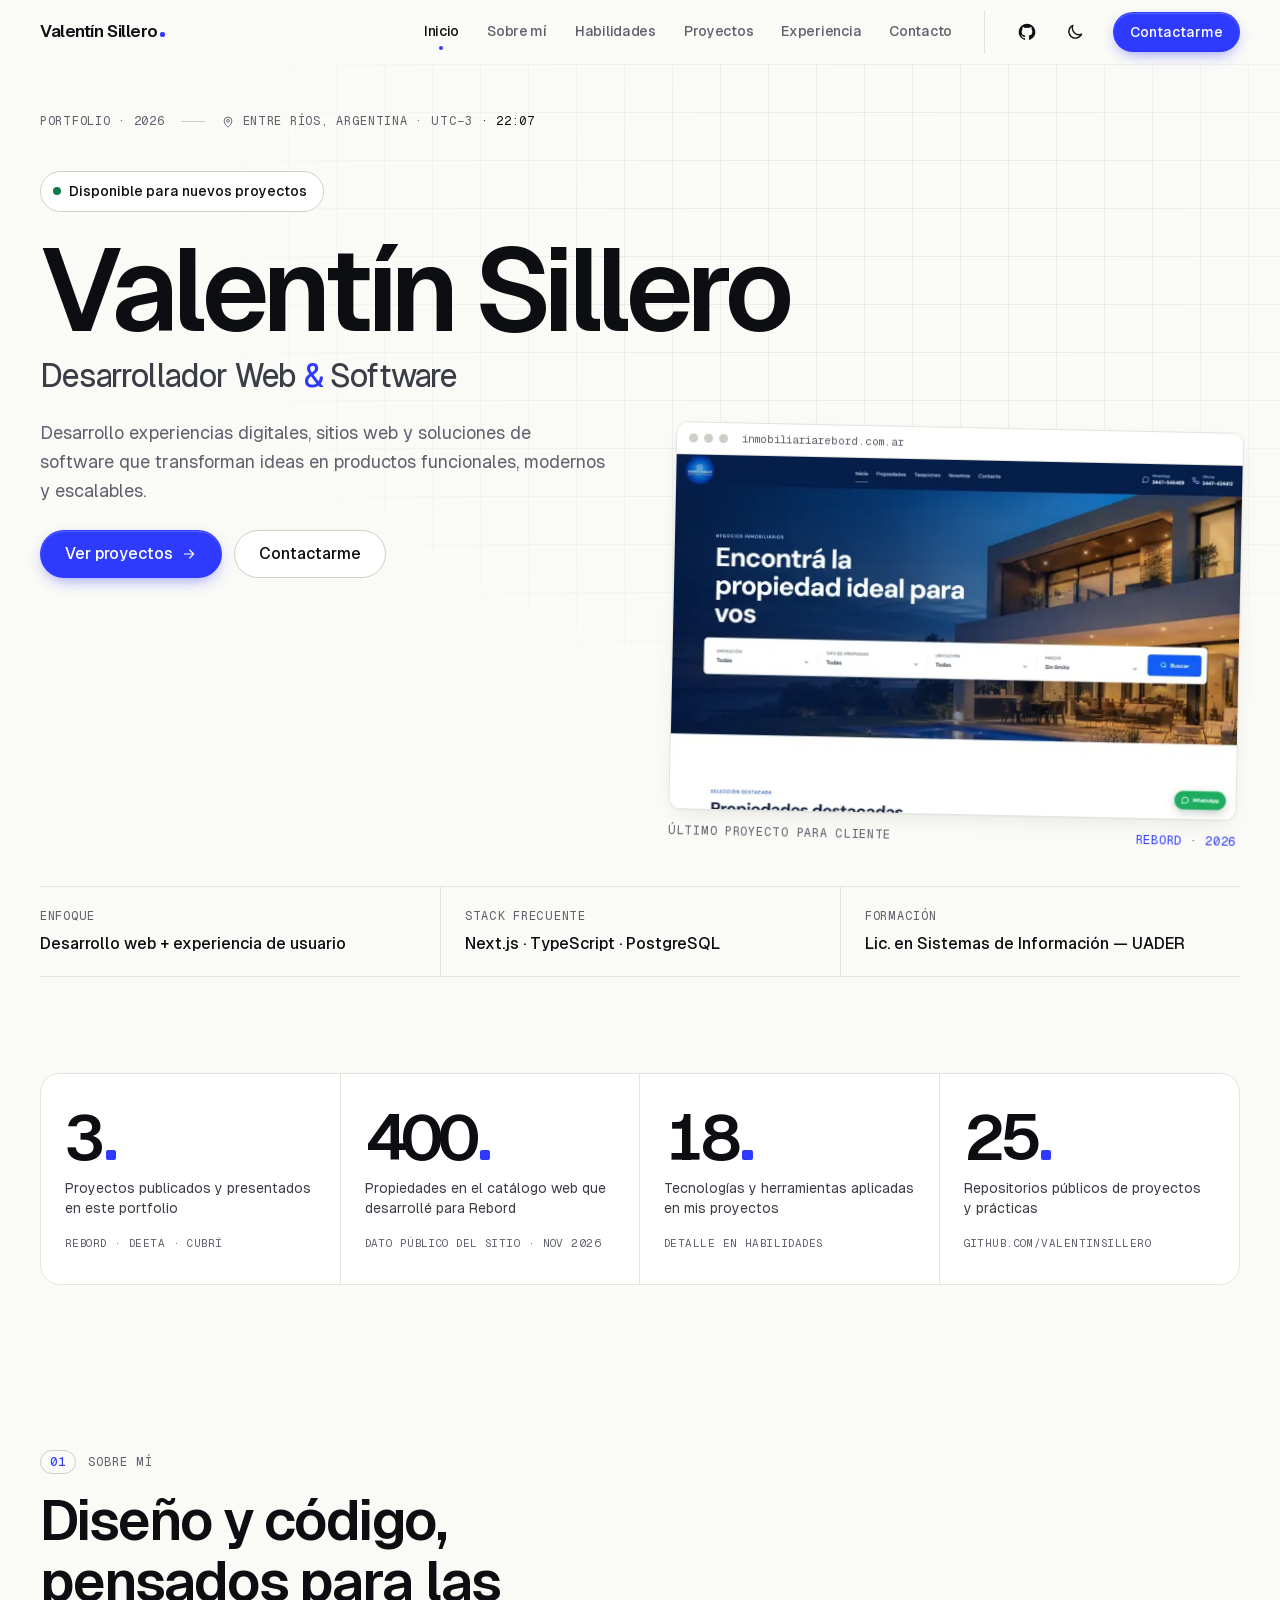
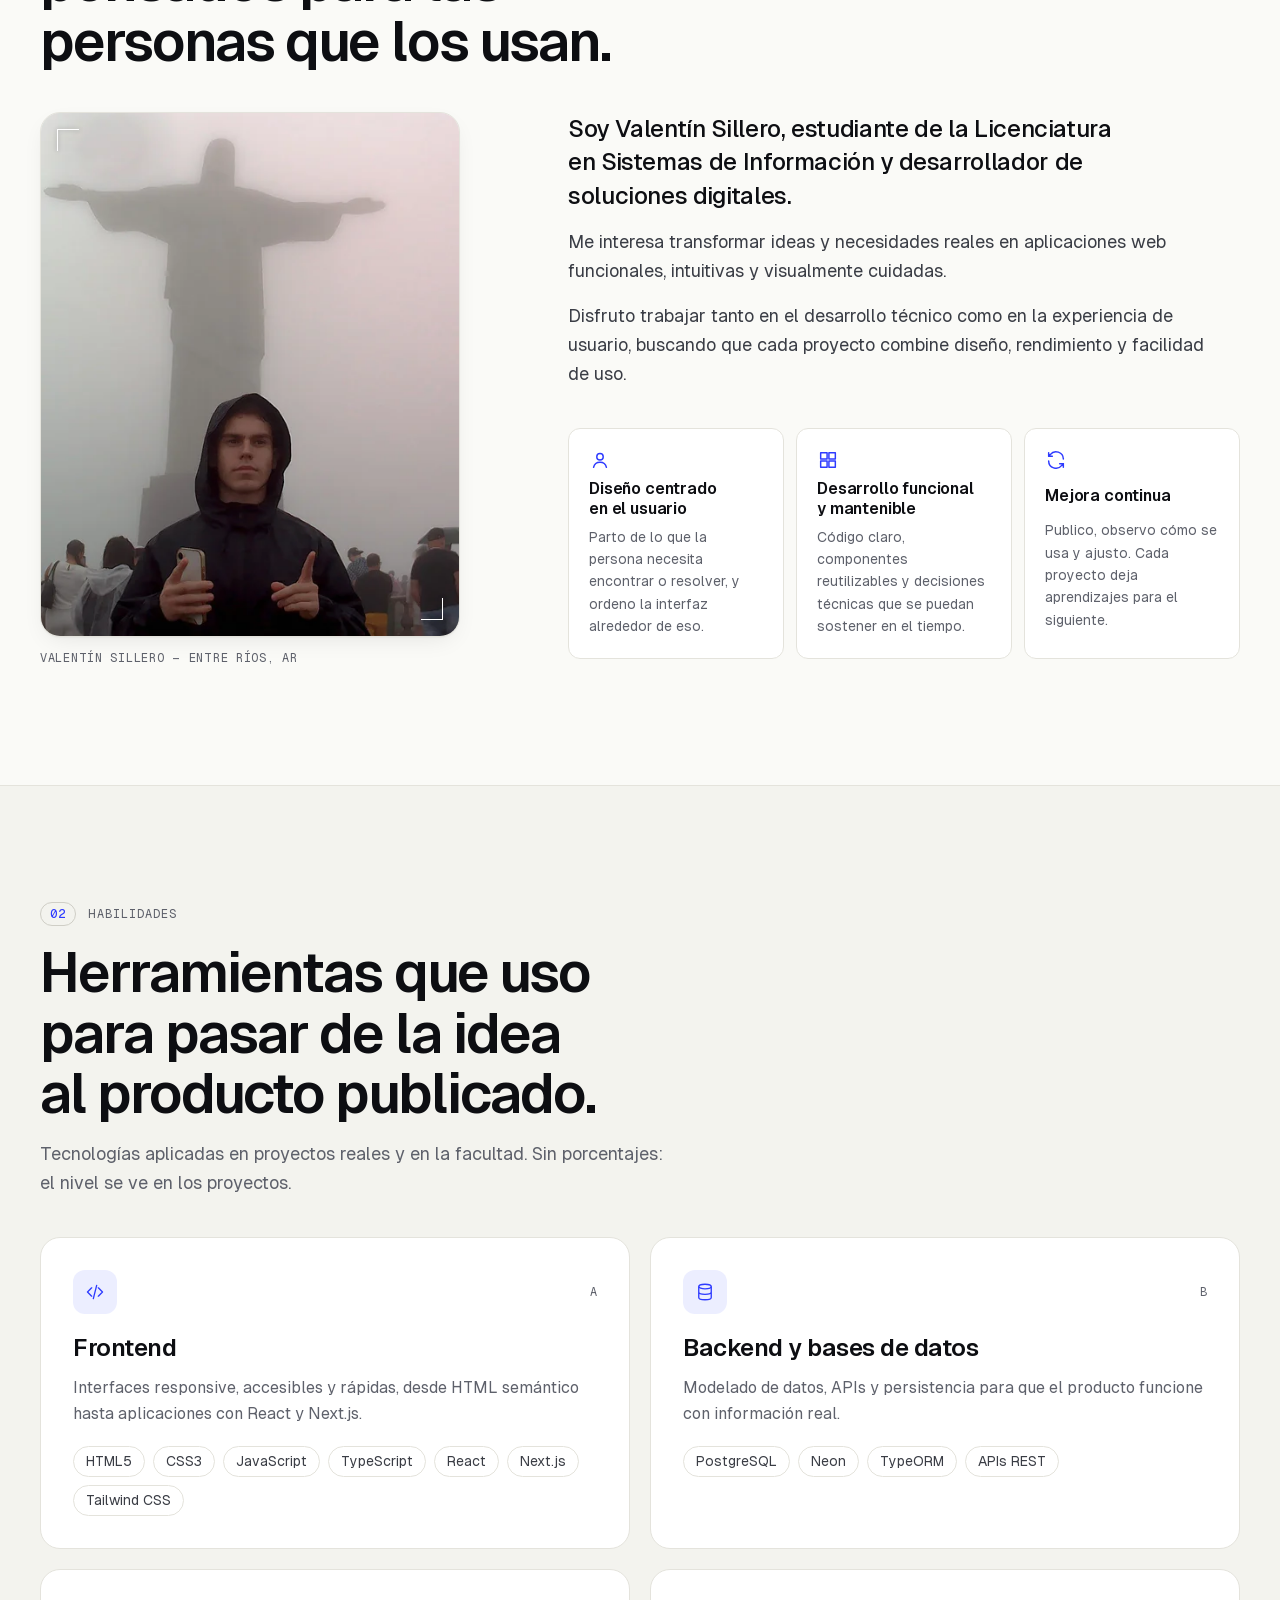
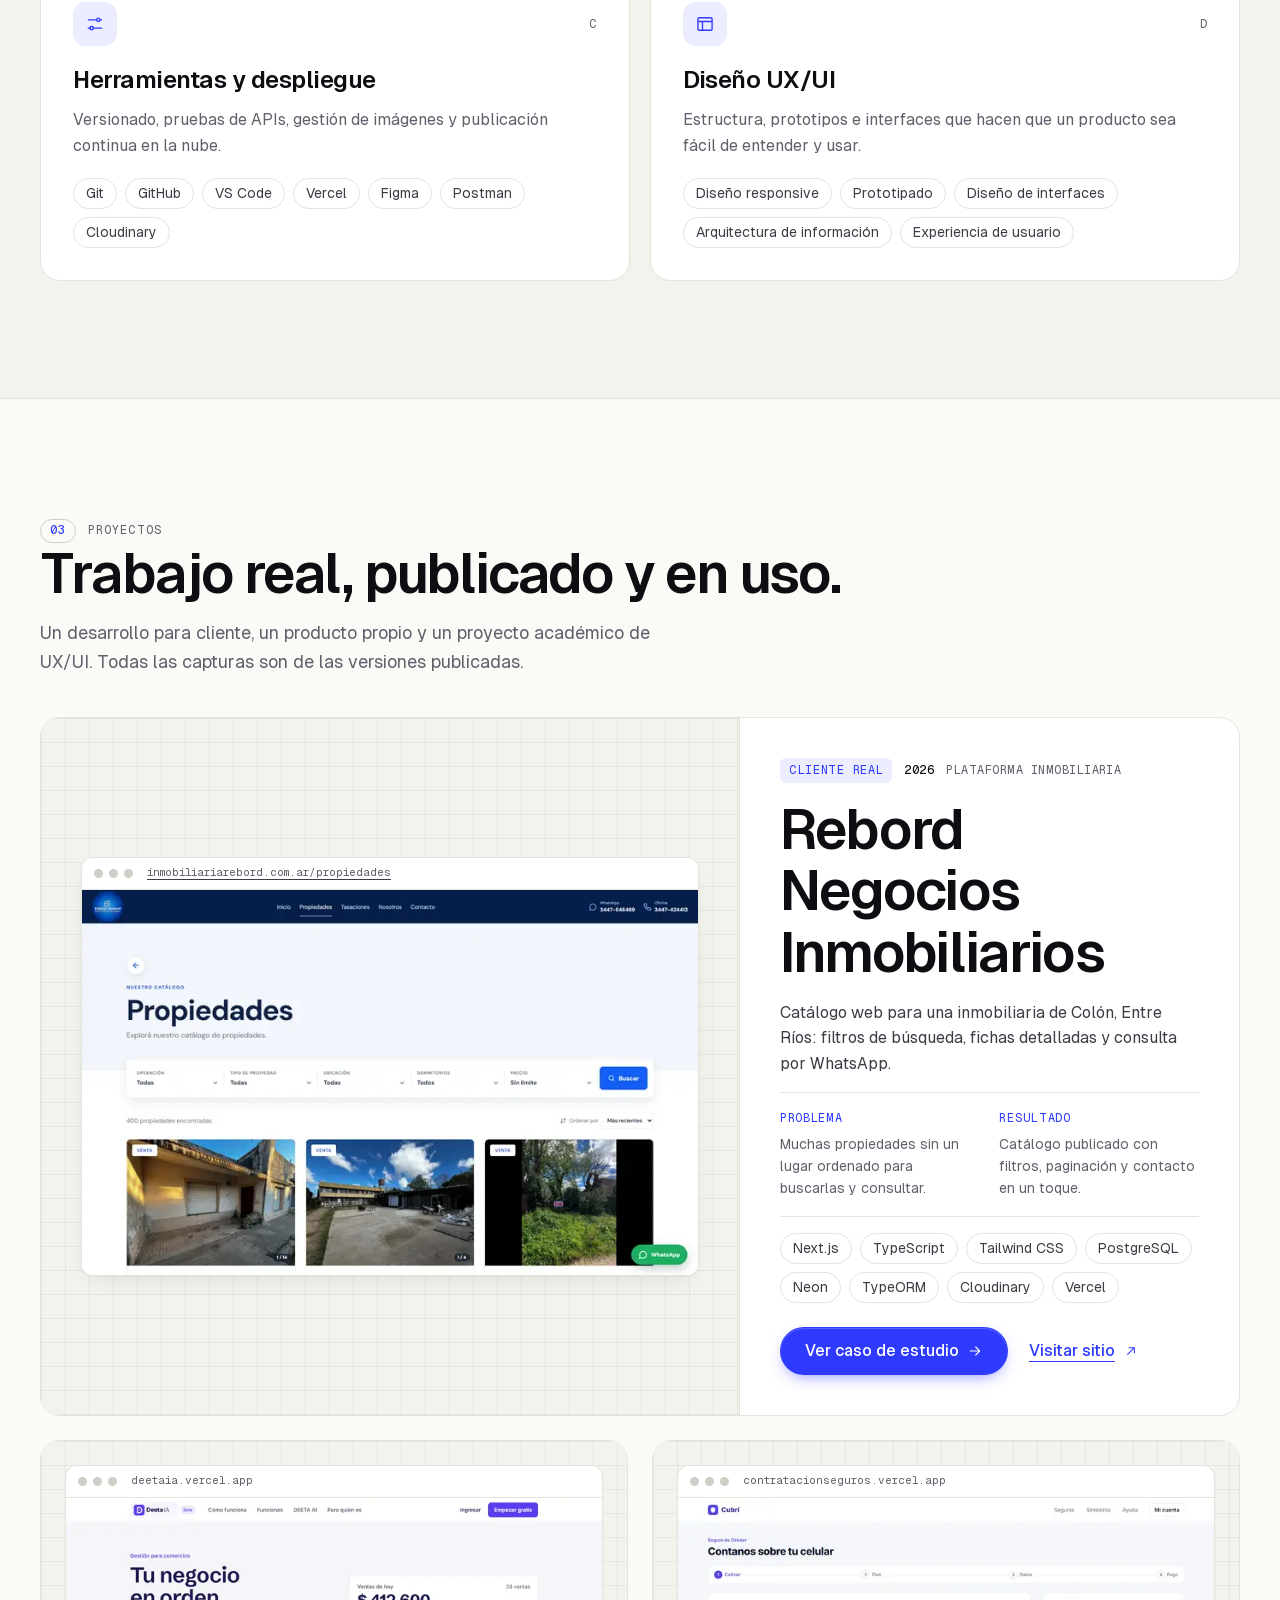
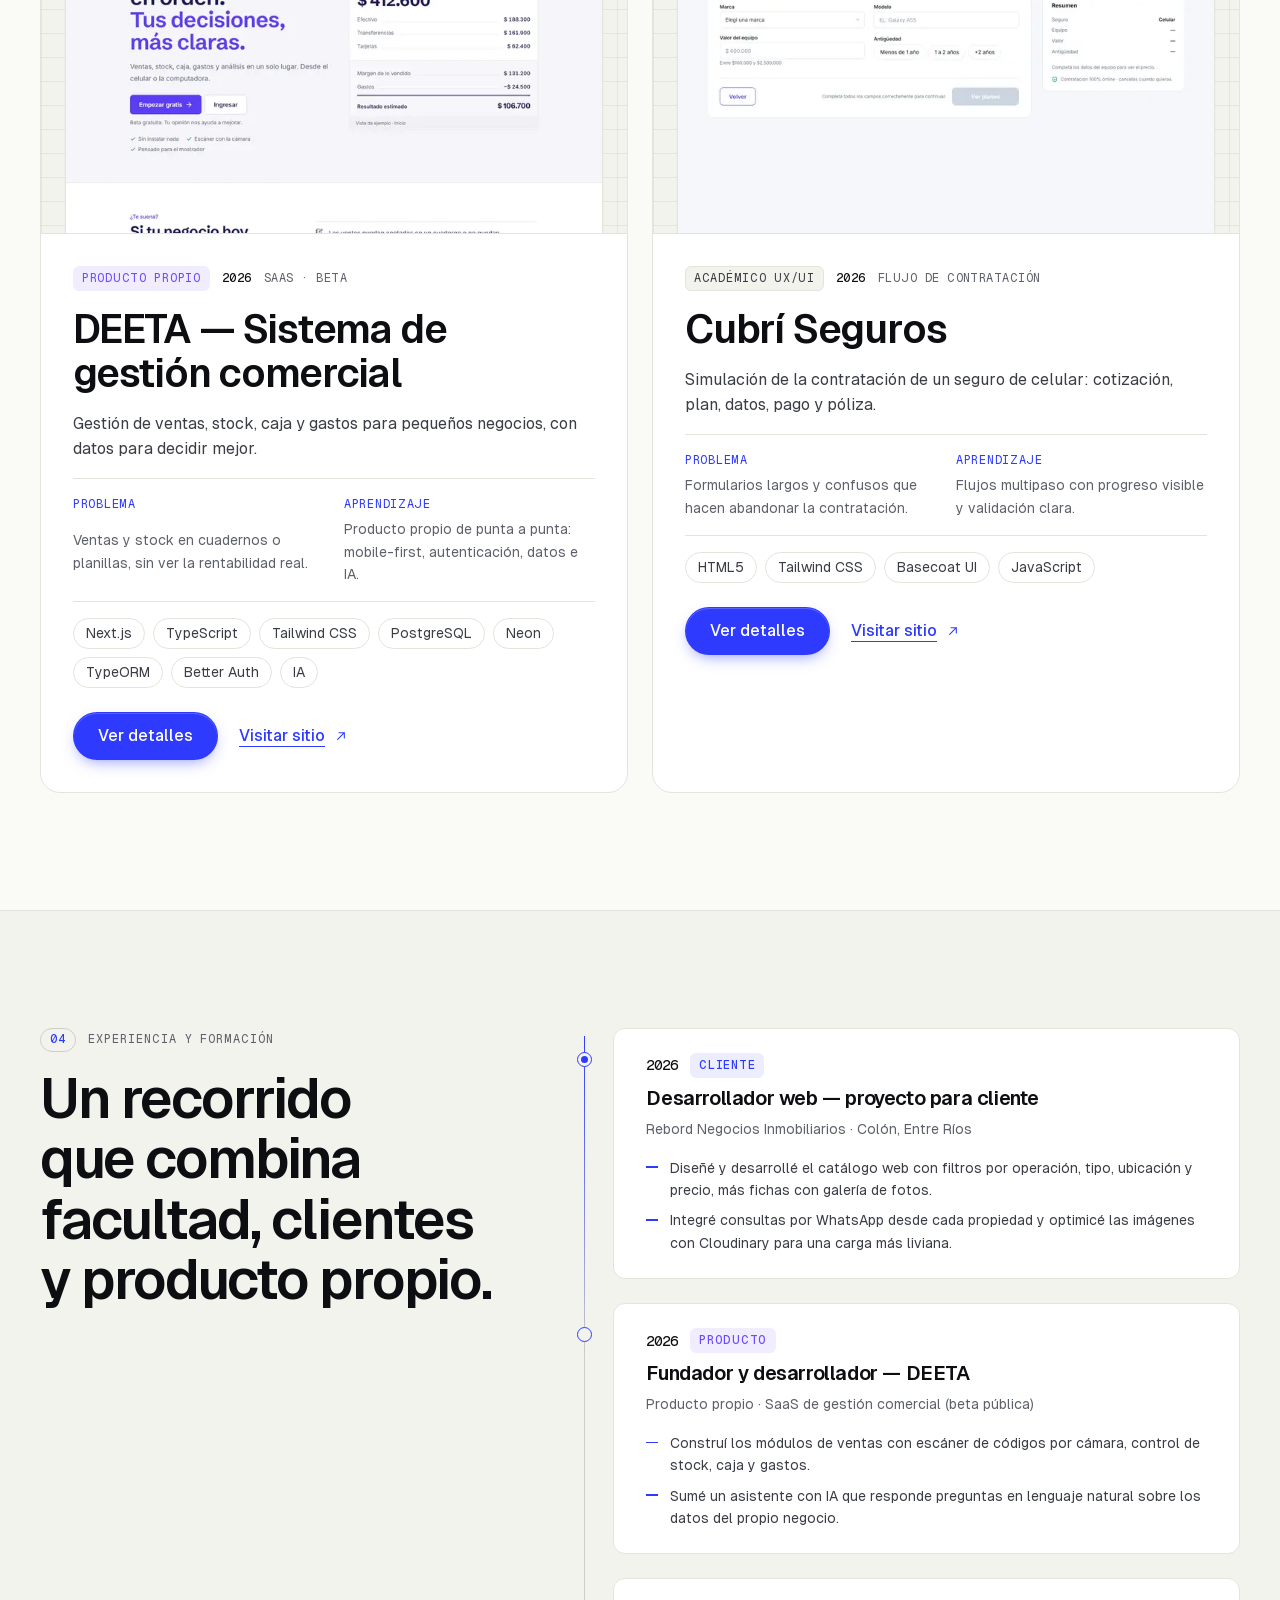
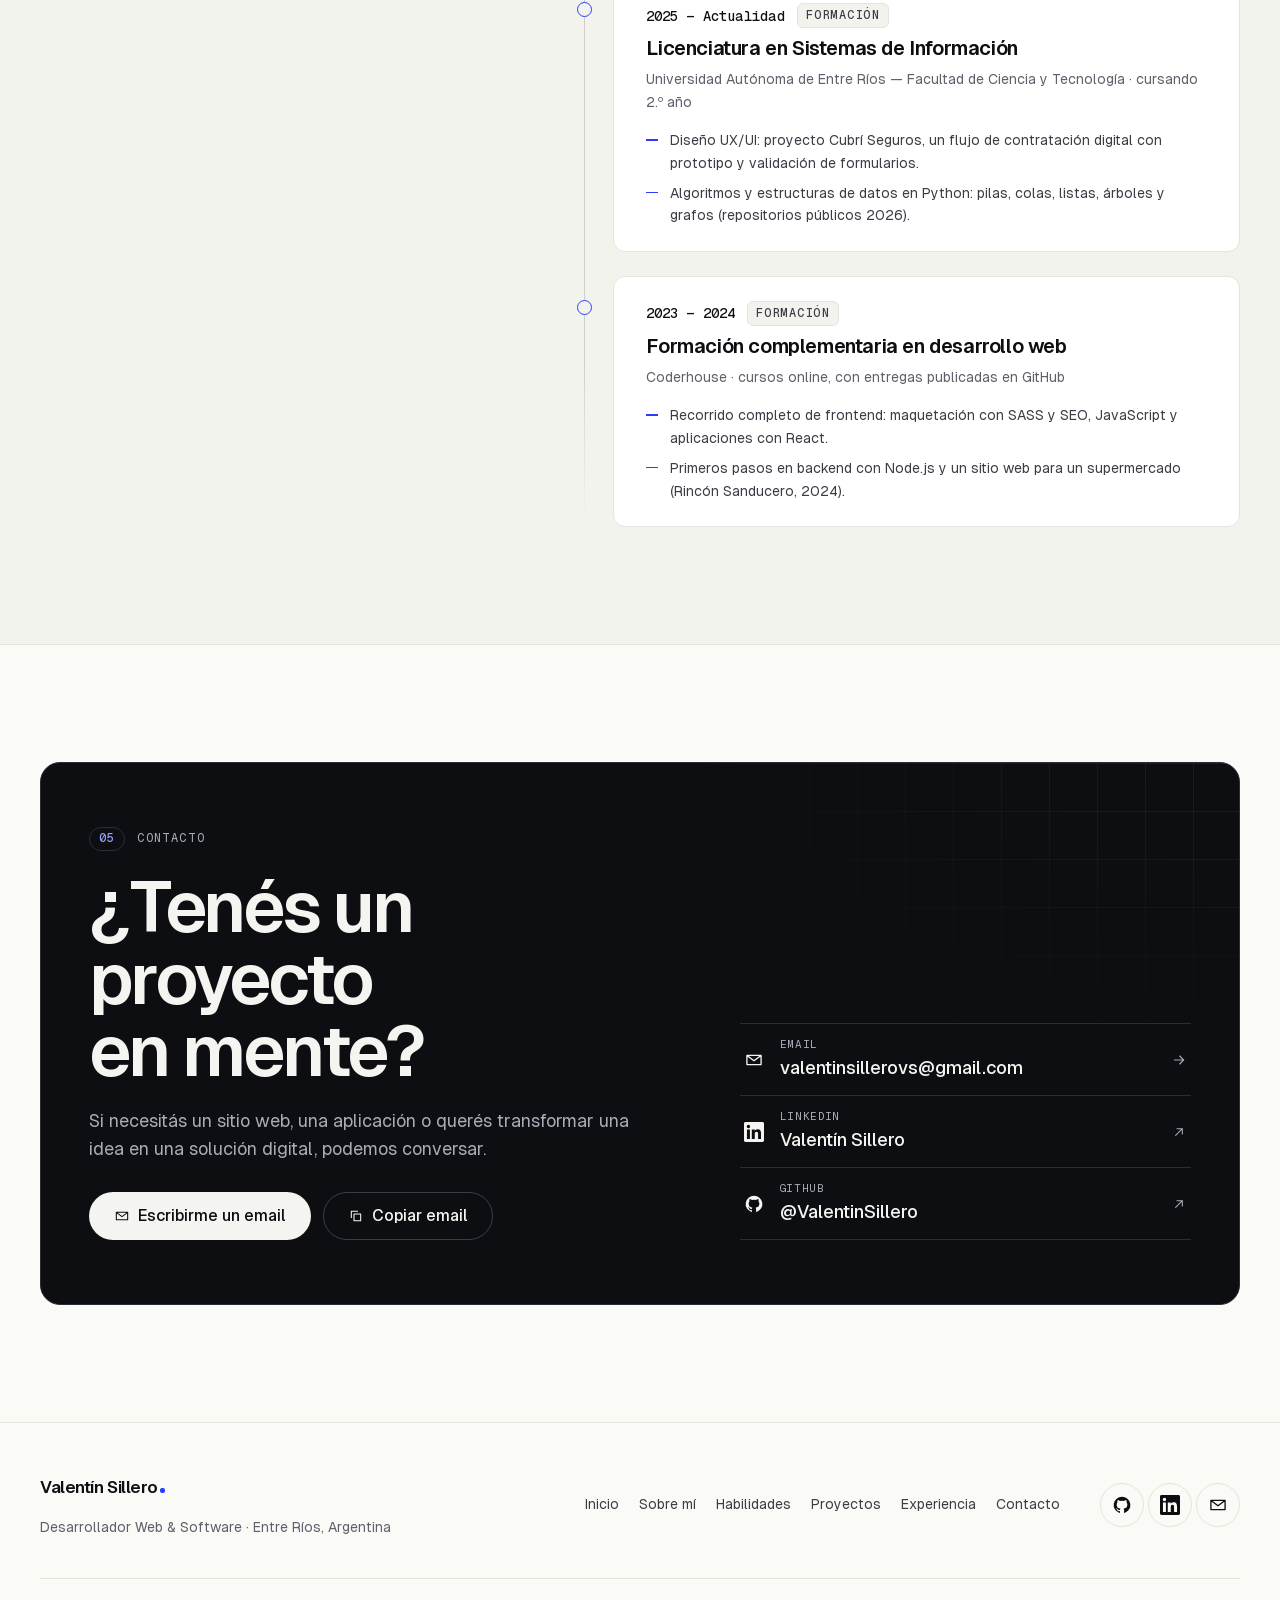
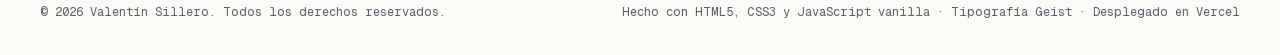
<file: index.html>
<!doctype html>
<html lang="es-AR">
<head>
  <meta charset="utf-8">
  <meta name="viewport" content="width=device-width, initial-scale=1">
  <title>Valentín Sillero — Desarrollador Web &amp; Software | Portfolio</title>
  <meta name="description" content="Portfolio de Valentín Sillero, desarrollador web y de software de Entre Ríos, Argentina. Proyectos reales: Rebord Negocios Inmobiliarios, DEETA y Cubrí Seguros.">
  <meta name="author" content="Valentín Sillero">
  <meta name="theme-color" content="#FAFAF7" media="(prefers-color-scheme: light)">
  <meta name="theme-color" content="#0B0C10" media="(prefers-color-scheme: dark)">
  <meta name="color-scheme" content="light dark">
  <link rel="canonical" href="https://portafolioweb-taupe-chi.vercel.app/">

  <meta property="og:type" content="website">
  <meta property="og:locale" content="es_AR">
  <meta property="og:site_name" content="Valentín Sillero">
  <meta property="og:title" content="Valentín Sillero — Desarrollador Web &amp; Software">
  <meta property="og:description" content="Desarrollo sitios web y soluciones de software que transforman ideas en productos funcionales, modernos y escalables.">
  <meta property="og:url" content="https://portafolioweb-taupe-chi.vercel.app/">
  <meta property="og:image" content="https://portafolioweb-taupe-chi.vercel.app/assets/img/og-image.png">
  <meta property="og:image:width" content="1200">
  <meta property="og:image:height" content="630">
  <meta property="og:image:alt" content="Portada del portfolio de Valentín Sillero">
  <meta name="twitter:card" content="summary_large_image">

  <link rel="icon" href="/favicon.svg" type="image/svg+xml">
  <link rel="icon" href="/favicon-32.png" sizes="32x32" type="image/png">
  <link rel="apple-touch-icon" href="/apple-touch-icon.png">
  <link rel="manifest" href="/site.webmanifest">

  <link rel="preload" href="/assets/fonts/Geist-Variable.woff2" as="font" type="font/woff2" crossorigin>
  <link rel="stylesheet" href="/assets/css/styles.css">
  <script src="/assets/js/theme.js"></script>
  <script src="/assets/js/main.js" defer></script>
</head>
<body>
  <a class="skip-link" href="#contenido">Saltar al contenido</a>

  <!-- Sprite de íconos (línea, 1.5px) -->
  <svg class="sprite" aria-hidden="true" focusable="false" xmlns="http://www.w3.org/2000/svg">
    <symbol id="i-arrow" viewBox="0 0 24 24"><path d="M5 12h14M13 6l6 6-6 6" fill="none" stroke="currentColor" stroke-width="1.6" stroke-linecap="round" stroke-linejoin="round"/></symbol>
    <symbol id="i-external" viewBox="0 0 24 24"><path d="M7 17 17 7M9 7h8v8" fill="none" stroke="currentColor" stroke-width="1.6" stroke-linecap="round" stroke-linejoin="round"/></symbol>
    <symbol id="i-github" viewBox="0 0 24 24"><path fill="currentColor" d="M12 2a10 10 0 0 0-3.16 19.49c.5.09.68-.22.68-.48v-1.7c-2.78.6-3.37-1.34-3.37-1.34-.45-1.16-1.11-1.47-1.11-1.47-.91-.62.07-.61.07-.61 1 .07 1.53 1.03 1.53 1.03.9 1.52 2.34 1.08 2.91.83.09-.65.35-1.08.63-1.33-2.22-.25-4.55-1.11-4.55-4.94 0-1.09.39-1.98 1.03-2.68-.1-.25-.45-1.27.1-2.64 0 0 .84-.27 2.75 1.02a9.6 9.6 0 0 1 5 0c1.91-1.29 2.75-1.02 2.75-1.02.55 1.37.2 2.39.1 2.64.64.7 1.03 1.59 1.03 2.68 0 3.84-2.34 4.68-4.57 4.93.36.31.68.92.68 1.85v2.75c0 .27.18.58.69.48A10 10 0 0 0 12 2Z"/></symbol>
    <symbol id="i-linkedin" viewBox="0 0 24 24"><path fill="currentColor" d="M20.45 20.45h-3.56v-5.57c0-1.33-.02-3.04-1.85-3.04-1.85 0-2.14 1.45-2.14 2.94v5.67H9.34V9h3.42v1.56h.05c.48-.9 1.64-1.85 3.37-1.85 3.6 0 4.27 2.37 4.27 5.46v6.28ZM5.34 7.43a2.06 2.06 0 1 1 0-4.13 2.06 2.06 0 0 1 0 4.13ZM7.12 20.45H3.56V9h3.56v11.45ZM22.22 0H1.77C.79 0 0 .77 0 1.73v20.54C0 23.23.79 24 1.77 24h20.45c.98 0 1.78-.77 1.78-1.73V1.73C24 .77 23.2 0 22.22 0Z"/></symbol>
    <symbol id="i-mail" viewBox="0 0 24 24"><path d="M3.5 6.5h17v11h-17zM4 7l8 6 8-6" fill="none" stroke="currentColor" stroke-width="1.6" stroke-linejoin="round"/></symbol>
    <symbol id="i-copy" viewBox="0 0 24 24"><path d="M9 9h10v10H9zM5 15V5h10" fill="none" stroke="currentColor" stroke-width="1.6" stroke-linejoin="round"/></symbol>
    <symbol id="i-check" viewBox="0 0 24 24"><path d="m5 12.5 4.5 4.5L19 7.5" fill="none" stroke="currentColor" stroke-width="1.8" stroke-linecap="round" stroke-linejoin="round"/></symbol>
    <symbol id="i-pin" viewBox="0 0 24 24"><path d="M12 21s-6.5-5.6-6.5-11a6.5 6.5 0 0 1 13 0c0 5.4-6.5 11-6.5 11Z" fill="none" stroke="currentColor" stroke-width="1.6"/><circle cx="12" cy="10" r="2.3" fill="none" stroke="currentColor" stroke-width="1.6"/></symbol>
    <symbol id="i-sun" viewBox="0 0 24 24"><circle cx="12" cy="12" r="4" fill="none" stroke="currentColor" stroke-width="1.6"/><path d="M12 2.5v2M12 19.5v2M4.6 4.6 6 6M18 18l1.4 1.4M2.5 12h2M19.5 12h2M4.6 19.4 6 18M18 6l1.4-1.4" stroke="currentColor" stroke-width="1.6" stroke-linecap="round"/></symbol>
    <symbol id="i-moon" viewBox="0 0 24 24"><path d="M20 14.5A8 8 0 0 1 9.5 4a8 8 0 1 0 10.5 10.5Z" fill="none" stroke="currentColor" stroke-width="1.6" stroke-linejoin="round"/></symbol>
    <symbol id="i-code" viewBox="0 0 24 24"><path d="m8 7-5 5 5 5M16 7l5 5-5 5M14 4l-4 16" fill="none" stroke="currentColor" stroke-width="1.6" stroke-linecap="round" stroke-linejoin="round"/></symbol>
    <symbol id="i-db" viewBox="0 0 24 24"><ellipse cx="12" cy="5.5" rx="7.5" ry="2.8" fill="none" stroke="currentColor" stroke-width="1.6"/><path d="M4.5 5.5v13c0 1.5 3.4 2.8 7.5 2.8s7.5-1.3 7.5-2.8v-13M4.5 12c0 1.5 3.4 2.8 7.5 2.8s7.5-1.3 7.5-2.8" fill="none" stroke="currentColor" stroke-width="1.6"/></symbol>
    <symbol id="i-tool" viewBox="0 0 24 24"><path d="M4 7h10M18 7h2M4 17h2M10 17h10" stroke="currentColor" stroke-width="1.6" stroke-linecap="round"/><circle cx="16" cy="7" r="2" fill="none" stroke="currentColor" stroke-width="1.6"/><circle cx="8" cy="17" r="2" fill="none" stroke="currentColor" stroke-width="1.6"/></symbol>
    <symbol id="i-layout" viewBox="0 0 24 24"><rect x="3.5" y="4.5" width="17" height="15" rx="1.5" fill="none" stroke="currentColor" stroke-width="1.6"/><path d="M3.5 9h17M9 9v10.5" stroke="currentColor" stroke-width="1.6"/></symbol>
    <symbol id="i-user" viewBox="0 0 24 24"><circle cx="12" cy="8.5" r="3.5" fill="none" stroke="currentColor" stroke-width="1.6"/><path d="M5 20c.8-3.6 3.6-5.5 7-5.5s6.2 1.9 7 5.5" fill="none" stroke="currentColor" stroke-width="1.6" stroke-linecap="round"/></symbol>
    <symbol id="i-blocks" viewBox="0 0 24 24"><path d="M4 4h7v7H4zM13 13h7v7h-7zM13 4h7v7h-7zM4 13h7v7H4z" fill="none" stroke="currentColor" stroke-width="1.6" stroke-linejoin="round"/></symbol>
    <symbol id="i-loop" viewBox="0 0 24 24"><path d="M20 11a8 8 0 0 0-14.3-4.9L4 8M4 4v4h4M4 13a8 8 0 0 0 14.3 4.9L20 16M20 20v-4h-4" fill="none" stroke="currentColor" stroke-width="1.6" stroke-linecap="round" stroke-linejoin="round"/></symbol>
    <symbol id="i-close" viewBox="0 0 24 24"><path d="M6 6l12 12M18 6 6 18" stroke="currentColor" stroke-width="1.8" stroke-linecap="round"/></symbol>
  </svg>

  <!-- 01 · HEADER / NAVEGACIÓN -->
  <header class="site-header" data-header>
    <div class="container header-inner">
      <a class="brand" href="#inicio">
        <span class="brand-name">Valentín Sillero</span>
      </a>

      <nav class="nav" aria-label="Principal">
        <button class="nav-toggle" type="button" aria-expanded="false" aria-controls="menu-principal" data-nav-toggle>
          <span class="nav-toggle-lines" aria-hidden="true"></span>
          <span class="sr-only" data-nav-label>Abrir menú</span>
        </button>
        <div class="nav-panel" id="menu-principal" data-nav-panel>
          <ul class="nav-list">
            <li><a class="nav-link" href="#inicio">Inicio</a></li>
            <li><a class="nav-link" href="#sobre-mi">Sobre mí</a></li>
            <li><a class="nav-link" href="#habilidades">Habilidades</a></li>
            <li><a class="nav-link" href="#proyectos">Proyectos</a></li>
            <li><a class="nav-link" href="#experiencia">Experiencia</a></li>
            <li><a class="nav-link" href="#contacto">Contacto</a></li>
          </ul>
          <div class="nav-actions">
            <a class="icon-btn" href="https://github.com/ValentinSillero" target="_blank" rel="noopener noreferrer" aria-label="GitHub de Valentín Sillero (se abre en una pestaña nueva)">
              <svg class="icon" aria-hidden="true"><use href="#i-github"/></svg>
            </a>
            <button class="icon-btn" type="button" data-theme-toggle aria-label="Cambiar a modo oscuro">
              <svg class="icon icon-moon" aria-hidden="true"><use href="#i-moon"/></svg>
              <svg class="icon icon-sun" aria-hidden="true"><use href="#i-sun"/></svg>
            </button>
            <a class="btn btn-primary btn-sm" href="#contacto">Contactarme</a>
          </div>
        </div>
      </nav>
    </div>
  </header>

  <main id="contenido" tabindex="-1">

    <!-- 02 · HERO -->
    <section class="hero" id="inicio" aria-labelledby="hero-title">
      <div class="hero-grid-bg" aria-hidden="true"></div>
      <div class="container hero-inner">
        <div class="hero-meta mono" aria-hidden="false">
          <span>Portfolio · 2026</span>
          <span class="hero-meta-sep" aria-hidden="true"></span>
          <span class="hero-location">
            <svg class="icon icon-xs" aria-hidden="true"><use href="#i-pin"/></svg>
            Entre Ríos, Argentina · <abbr title="Hora de Argentina, UTC menos 3">UTC−3</abbr>
            <time class="hero-clock" data-clock aria-label="Hora local en Argentina"></time>
          </span>
        </div>

        <div class="hero-main">
          <div class="hero-copy">
            <a class="badge badge-status" href="#contacto">
              <span class="status-dot" aria-hidden="true"></span>
              Disponible para nuevos proyectos
            </a>

            <h1 class="hero-title" id="hero-title">
              <span class="hero-name">Valentín Sillero</span>
              <span class="hero-role">Desarrollador Web <span class="accent">&amp;</span> Software</span>
            </h1>

            <p class="hero-lead">
              Desarrollo experiencias digitales, sitios web y soluciones de software que transforman ideas en productos funcionales, modernos y escalables.
            </p>

            <div class="hero-ctas">
              <a class="btn btn-primary" href="#proyectos">
                Ver proyectos
                <svg class="icon icon-sm" aria-hidden="true"><use href="#i-arrow"/></svg>
              </a>
              <a class="btn btn-secondary" href="#contacto">Contactarme</a>
            </div>
          </div>

          <figure class="hero-visual">
            <div class="frame">
              <div class="frame-bar" aria-hidden="true"><span></span><span></span><span></span><em class="mono">inmobiliariarebord.com.ar</em></div>
              <img src="/assets/img/projects/rebord-home-720.webp" width="720" height="450" alt="Página de inicio del sitio de Rebord Negocios Inmobiliarios con buscador de propiedades" loading="lazy" decoding="async">
            </div>
            <figcaption class="mono">
              <span>Último proyecto para cliente</span>
              <a href="#proyecto-rebord">Rebord · 2026</a>
            </figcaption>
          </figure>
        </div>

        <dl class="hero-specs">
          <div><dt class="mono">Enfoque</dt><dd>Desarrollo web + experiencia de usuario</dd></div>
          <div><dt class="mono">Stack frecuente</dt><dd>Next.js · TypeScript · PostgreSQL</dd></div>
          <div><dt class="mono">Formación</dt><dd>Lic. en Sistemas de Información — UADER</dd></div>
        </dl>
      </div>
    </section>

    <!-- 03 · MÉTRICAS / HIGHLIGHTS -->
    <section class="section section-tight" id="metricas" aria-labelledby="metricas-title">
      <div class="container">
        <h2 class="sr-only" id="metricas-title">Datos destacados</h2>
        <ul class="metrics" role="list">
          <li class="metric reveal">
            <p class="metric-value"><span data-count="3">3</span></p>
            <p class="metric-label">Proyectos publicados y presentados en este portfolio</p>
            <p class="metric-source mono">Rebord · DEETA · Cubrí</p>
          </li>
          <li class="metric reveal">
            <p class="metric-value"><span data-count="400">400</span></p>
            <p class="metric-label">Propiedades en el catálogo web que desarrollé para Rebord</p>
            <p class="metric-source mono">Dato público del sitio · nov 2026</p>
          </li>
          <li class="metric reveal">
            <p class="metric-value"><span data-count="18">18</span></p>
            <p class="metric-label">Tecnologías y herramientas aplicadas en mis proyectos</p>
            <p class="metric-source mono">Detalle en Habilidades</p>
          </li>
          <li class="metric reveal">
            <p class="metric-value"><span data-count="25">25</span></p>
            <p class="metric-label">Repositorios públicos de proyectos y prácticas</p>
            <p class="metric-source mono">github.com/ValentinSillero</p>
          </li>
        </ul>
      </div>
    </section>

    <!-- 07 · SOBRE MÍ (se ubica antes de Habilidades: ver justificación en docs/02-arquitectura-informacion.md) -->
    <section class="section" id="sobre-mi" aria-labelledby="sobre-mi-title">
      <div class="container">
        <header class="section-head">
          <p class="eyebrow mono"><span>01</span> Sobre mí</p>
          <h2 class="section-title" id="sobre-mi-title">Diseño y código, pensados para las personas que los usan.</h2>
        </header>

        <div class="about">
          <figure class="portrait reveal">
            <div class="portrait-photo">
              <img src="/assets/img/valentin-720.webp" srcset="/assets/img/valentin-480.webp 480w, /assets/img/valentin-720.webp 720w, /assets/img/valentin-960.webp 960w" sizes="(min-width: 768px) 420px, calc(100vw - 32px)" width="960" height="1200" loading="lazy" decoding="async" alt="Valentín Sillero con campera negra frente al Cristo Redentor cubierto de niebla, en Río de Janeiro">
            </div>
            <figcaption class="mono">Valentín Sillero — Entre Ríos, AR</figcaption>
          </figure>

          <div class="about-copy reveal">
            <p class="about-lead">Soy Valentín Sillero, estudiante de la Licenciatura en Sistemas de Información y desarrollador de soluciones digitales.</p>
            <p>Me interesa transformar ideas y necesidades reales en aplicaciones web funcionales, intuitivas y visualmente cuidadas.</p>
            <p>Disfruto trabajar tanto en el desarrollo técnico como en la experiencia de usuario, buscando que cada proyecto combine diseño, rendimiento y facilidad de uso.</p>

            <ul class="principles" role="list">
              <li class="principle">
                <svg class="icon" aria-hidden="true"><use href="#i-user"/></svg>
                <h3>Diseño centrado en el usuario</h3>
                <p>Parto de lo que la persona necesita encontrar o resolver, y ordeno la interfaz alrededor de eso.</p>
              </li>
              <li class="principle">
                <svg class="icon" aria-hidden="true"><use href="#i-blocks"/></svg>
                <h3>Desarrollo funcional y mantenible</h3>
                <p>Código claro, componentes reutilizables y decisiones técnicas que se puedan sostener en el tiempo.</p>
              </li>
              <li class="principle">
                <svg class="icon" aria-hidden="true"><use href="#i-loop"/></svg>
                <h3>Mejora continua</h3>
                <p>Publico, observo cómo se usa y ajusto. Cada proyecto deja aprendizajes para el siguiente.</p>
              </li>
            </ul>
          </div>
        </div>
      </div>
    </section>

    <!-- 04 · SKILLS / HABILIDADES -->
    <section class="section section-alt" id="habilidades" aria-labelledby="habilidades-title">
      <div class="container">
        <header class="section-head">
          <p class="eyebrow mono"><span>02</span> Habilidades</p>
          <h2 class="section-title" id="habilidades-title">Herramientas que uso para pasar de la idea al producto publicado.</h2>
          <p class="section-intro">Tecnologías aplicadas en proyectos reales y en la facultad. Sin porcentajes: el nivel se ve en los proyectos.</p>
        </header>

        <ul class="skills" role="list">
          <li class="skill-card reveal">
            <div class="skill-head">
              <span class="skill-icon"><svg class="icon" aria-hidden="true"><use href="#i-code"/></svg></span>
              <span class="mono skill-index">A</span>
            </div>
            <h3>Frontend</h3>
            <p>Interfaces responsive, accesibles y rápidas, desde HTML semántico hasta aplicaciones con React y Next.js.</p>
            <ul class="tags" role="list" aria-label="Tecnologías de frontend">
              <li class="tag">HTML5</li><li class="tag">CSS3</li><li class="tag">JavaScript</li><li class="tag">TypeScript</li><li class="tag">React</li><li class="tag">Next.js</li><li class="tag">Tailwind CSS</li>
            </ul>
          </li>
          <li class="skill-card reveal">
            <div class="skill-head">
              <span class="skill-icon"><svg class="icon" aria-hidden="true"><use href="#i-db"/></svg></span>
              <span class="mono skill-index">B</span>
            </div>
            <h3>Backend y bases de datos</h3>
            <p>Modelado de datos, APIs y persistencia para que el producto funcione con información real.</p>
            <ul class="tags" role="list" aria-label="Tecnologías de backend y bases de datos">
              <li class="tag">PostgreSQL</li><li class="tag">Neon</li><li class="tag">TypeORM</li><li class="tag">APIs REST</li>
            </ul>
          </li>
          <li class="skill-card reveal">
            <div class="skill-head">
              <span class="skill-icon"><svg class="icon" aria-hidden="true"><use href="#i-tool"/></svg></span>
              <span class="mono skill-index">C</span>
            </div>
            <h3>Herramientas y despliegue</h3>
            <p>Versionado, pruebas de APIs, gestión de imágenes y publicación continua en la nube.</p>
            <ul class="tags" role="list" aria-label="Herramientas y despliegue">
              <li class="tag">Git</li><li class="tag">GitHub</li><li class="tag">VS Code</li><li class="tag">Vercel</li><li class="tag">Figma</li><li class="tag">Postman</li><li class="tag">Cloudinary</li>
            </ul>
          </li>
          <li class="skill-card reveal">
            <div class="skill-head">
              <span class="skill-icon"><svg class="icon" aria-hidden="true"><use href="#i-layout"/></svg></span>
              <span class="mono skill-index">D</span>
            </div>
            <h3>Diseño UX/UI</h3>
            <p>Estructura, prototipos e interfaces que hacen que un producto sea fácil de entender y usar.</p>
            <ul class="tags" role="list" aria-label="Habilidades de diseño UX/UI">
              <li class="tag">Diseño responsive</li><li class="tag">Prototipado</li><li class="tag">Diseño de interfaces</li><li class="tag">Arquitectura de información</li><li class="tag">Experiencia de usuario</li>
            </ul>
          </li>
        </ul>
      </div>
    </section>

    <!-- 05 · PROYECTOS -->
    <section class="section" id="proyectos" aria-labelledby="proyectos-title">
      <div class="container">
        <header class="section-head section-head-row">
          <div>
            <p class="eyebrow mono"><span>03</span> Proyectos</p>
            <h2 class="section-title" id="proyectos-title">Trabajo real, publicado y en uso.</h2>
          </div>
          <p class="section-intro">Un desarrollo para cliente, un producto propio y un proyecto académico de UX/UI. Todas las capturas son de las versiones publicadas.</p>
        </header>

        <div class="projects">
          <!-- Proyecto destacado -->
          <article class="project project-featured reveal" id="proyecto-rebord" aria-labelledby="p-rebord-title">
            <a class="project-media" href="/caso-rebord.html" tabindex="-1" aria-hidden="true">
              <div class="frame">
                <div class="frame-bar"><span></span><span></span><span></span><em class="mono">inmobiliariarebord.com.ar/propiedades</em></div>
                <img src="/assets/img/projects/rebord-catalogo-1200.webp" srcset="/assets/img/projects/rebord-catalogo-720.webp 720w, /assets/img/projects/rebord-catalogo-1200.webp 1200w" sizes="(min-width: 1024px) 680px, 100vw" width="1200" height="750" loading="lazy" decoding="async" alt="">
              </div>
            </a>
            <div class="project-body">
              <p class="project-meta mono"><span class="pill pill-accent">Cliente real</span><span>2026</span><span>Plataforma inmobiliaria</span></p>
              <h3 class="project-title" id="p-rebord-title">Rebord Negocios Inmobiliarios</h3>
              <p class="project-desc">Catálogo web para una inmobiliaria de Colón, Entre Ríos: filtros de búsqueda, fichas detalladas y consulta por WhatsApp.</p>
              <dl class="project-facts">
                <div><dt>Problema</dt><dd>Muchas propiedades sin un lugar ordenado para buscarlas y consultar.</dd></div>
                <div><dt>Resultado</dt><dd>Catálogo publicado con filtros, paginación y contacto en un toque.</dd></div>
              </dl>
              <ul class="tags" role="list" aria-label="Tecnologías de Rebord">
                <li class="tag">Next.js</li><li class="tag">TypeScript</li><li class="tag">Tailwind CSS</li><li class="tag">PostgreSQL</li><li class="tag">Neon</li><li class="tag">TypeORM</li><li class="tag">Cloudinary</li><li class="tag">Vercel</li>
              </ul>
              <div class="project-actions">
                <a class="btn btn-primary" href="/caso-rebord.html">
                  Ver caso de estudio
                  <svg class="icon icon-sm" aria-hidden="true"><use href="#i-arrow"/></svg>
                </a>
                <a class="btn btn-link" href="https://www.inmobiliariarebord.com.ar/" target="_blank" rel="noopener noreferrer">
                  Visitar sitio
                  <svg class="icon icon-sm" aria-hidden="true"><use href="#i-external"/></svg>
                  <span class="sr-only">(se abre en una pestaña nueva)</span>
                </a>
              </div>
            </div>
          </article>

          <article class="project reveal" id="proyecto-deeta" aria-labelledby="p-deeta-title">
            <button class="project-media" type="button" data-dialog-open="dialog-deeta" tabindex="-1" aria-hidden="true">
              <div class="frame">
                <div class="frame-bar"><span></span><span></span><span></span><em class="mono">deetaia.vercel.app</em></div>
                <img src="/assets/img/projects/deeta-home-720.webp" srcset="/assets/img/projects/deeta-home-720.webp 720w, /assets/img/projects/deeta-home-1200.webp 1200w" sizes="(min-width: 1024px) 560px, 100vw" width="1200" height="750" loading="lazy" decoding="async" alt="">
              </div>
            </button>
            <div class="project-body">
              <p class="project-meta mono"><span class="pill pill-violet">Producto propio</span><span>2026</span><span>SaaS · Beta</span></p>
              <h3 class="project-title" id="p-deeta-title">DEETA — Sistema de gestión comercial</h3>
              <p class="project-desc">Gestión de ventas, stock, caja y gastos para pequeños negocios, con datos para decidir mejor.</p>
              <dl class="project-facts">
                <div><dt>Problema</dt><dd>Ventas y stock en cuadernos o planillas, sin ver la rentabilidad real.</dd></div>
                <div><dt>Aprendizaje</dt><dd>Producto propio de punta a punta: mobile-first, autenticación, datos e IA.</dd></div>
              </dl>
              <ul class="tags" role="list" aria-label="Tecnologías de DEETA">
                <li class="tag">Next.js</li><li class="tag">TypeScript</li><li class="tag">Tailwind CSS</li><li class="tag">PostgreSQL</li><li class="tag">Neon</li><li class="tag">TypeORM</li><li class="tag">Better Auth</li><li class="tag">IA</li>
              </ul>
              <div class="project-actions">
                <button class="btn btn-primary" type="button" data-dialog-open="dialog-deeta" aria-haspopup="dialog">Ver detalles</button>
                <a class="btn btn-link" href="https://deetaia.vercel.app/" target="_blank" rel="noopener noreferrer">
                  Visitar sitio
                  <svg class="icon icon-sm" aria-hidden="true"><use href="#i-external"/></svg>
                  <span class="sr-only">(se abre en una pestaña nueva)</span>
                </a>
              </div>
            </div>
          </article>

          <article class="project reveal" id="proyecto-cubri" aria-labelledby="p-cubri-title">
            <button class="project-media" type="button" data-dialog-open="dialog-cubri" tabindex="-1" aria-hidden="true">
              <div class="frame">
                <div class="frame-bar"><span></span><span></span><span></span><em class="mono">contratacionseguros.vercel.app</em></div>
                <img src="/assets/img/projects/cubri-cotizar-720.webp" srcset="/assets/img/projects/cubri-cotizar-720.webp 720w, /assets/img/projects/cubri-cotizar-1200.webp 1200w" sizes="(min-width: 1024px) 560px, 100vw" width="1200" height="750" loading="lazy" decoding="async" alt="">
              </div>
            </button>
            <div class="project-body">
              <p class="project-meta mono"><span class="pill">Académico UX/UI</span><span>2026</span><span>Flujo de contratación</span></p>
              <h3 class="project-title" id="p-cubri-title">Cubrí Seguros</h3>
              <p class="project-desc">Simulación de la contratación de un seguro de celular: cotización, plan, datos, pago y póliza.</p>
              <dl class="project-facts">
                <div><dt>Problema</dt><dd>Formularios largos y confusos que hacen abandonar la contratación.</dd></div>
                <div><dt>Aprendizaje</dt><dd>Flujos multipaso con progreso visible y validación clara.</dd></div>
              </dl>
              <ul class="tags" role="list" aria-label="Tecnologías de Cubrí Seguros">
                <li class="tag">HTML5</li><li class="tag">Tailwind CSS</li><li class="tag">Basecoat UI</li><li class="tag">JavaScript</li>
              </ul>
              <div class="project-actions">
                <button class="btn btn-primary" type="button" data-dialog-open="dialog-cubri" aria-haspopup="dialog">Ver detalles</button>
                <a class="btn btn-link" href="https://contratacionseguros.vercel.app/" target="_blank" rel="noopener noreferrer">
                  Visitar sitio
                  <svg class="icon icon-sm" aria-hidden="true"><use href="#i-external"/></svg>
                  <span class="sr-only">(se abre en una pestaña nueva)</span>
                </a>
              </div>
            </div>
          </article>
        </div>
      </div>
    </section>

    <!-- 06 · EXPERIENCIA / FORMACIÓN -->
    <section class="section section-alt" id="experiencia" aria-labelledby="experiencia-title">
      <div class="container split">
        <header class="section-head">
          <p class="eyebrow mono"><span>04</span> Experiencia y formación</p>
          <h2 class="section-title" id="experiencia-title">Un recorrido que combina facultad, clientes y producto propio.</h2>
        </header>

        <ol class="timeline" role="list">
          <li class="timeline-item reveal">
            <div class="timeline-marker" aria-hidden="true"></div>
            <article class="timeline-card">
              <p class="timeline-period mono"><span>2026</span><span class="pill pill-accent">Cliente</span></p>
              <h3>Desarrollador web — proyecto para cliente</h3>
              <p class="timeline-org">Rebord Negocios Inmobiliarios · Colón, Entre Ríos</p>
              <ul class="timeline-achievements">
                <li>Diseñé y desarrollé el catálogo web con filtros por operación, tipo, ubicación y precio, más fichas con galería de fotos.</li>
                <li>Integré consultas por WhatsApp desde cada propiedad y optimicé las imágenes con Cloudinary para una carga más liviana.</li>
              </ul>
            </article>
          </li>
          <li class="timeline-item reveal">
            <div class="timeline-marker" aria-hidden="true"></div>
            <article class="timeline-card">
              <p class="timeline-period mono"><span>2026</span><span class="pill pill-violet">Producto</span></p>
              <h3>Fundador y desarrollador — DEETA</h3>
              <p class="timeline-org">Producto propio · SaaS de gestión comercial (beta pública)</p>
              <ul class="timeline-achievements">
                <li>Construí los módulos de ventas con escáner de códigos por cámara, control de stock, caja y gastos.</li>
                <li>Sumé un asistente con IA que responde preguntas en lenguaje natural sobre los datos del propio negocio.</li>
              </ul>
            </article>
          </li>
          <li class="timeline-item reveal">
            <div class="timeline-marker" aria-hidden="true"></div>
            <article class="timeline-card">
              <p class="timeline-period mono"><span>2025 — Actualidad</span><span class="pill">Formación</span></p>
              <h3>Licenciatura en Sistemas de Información</h3>
              <p class="timeline-org">Universidad Autónoma de Entre Ríos — Facultad de Ciencia y Tecnología · cursando 2.º año</p>
              <ul class="timeline-achievements">
                <li>Diseño UX/UI: proyecto Cubrí Seguros, un flujo de contratación digital con prototipo y validación de formularios.</li>
                <li>Algoritmos y estructuras de datos en Python: pilas, colas, listas, árboles y grafos (repositorios públicos 2026).</li>
              </ul>
            </article>
          </li>
          <li class="timeline-item reveal">
            <div class="timeline-marker" aria-hidden="true"></div>
            <article class="timeline-card">
              <p class="timeline-period mono"><span>2023 — 2024</span><span class="pill">Formación</span></p>
              <h3>Formación complementaria en desarrollo web</h3>
              <p class="timeline-org">Coderhouse · cursos online, con entregas publicadas en GitHub</p>
              <ul class="timeline-achievements">
                <li>Recorrido completo de frontend: maquetación con SASS y SEO, JavaScript y aplicaciones con React.</li>
                <li>Primeros pasos en backend con Node.js y un sitio web para un supermercado (Rincón Sanducero, 2024).</li>
              </ul>
            </article>
          </li>
        </ol>
      </div>
    </section>

    <!-- 08 · CONTACTO -->
    <section class="section" id="contacto" aria-labelledby="contacto-title">
      <div class="container">
        <div class="contact reveal">
          <div class="contact-grid-bg" aria-hidden="true"></div>
          <div class="contact-copy">
            <p class="eyebrow mono"><span>05</span> Contacto</p>
            <h2 class="contact-title" id="contacto-title">¿Tenés un proyecto en mente?</h2>
            <p class="contact-lead">Si necesitás un sitio web, una aplicación o querés transformar una idea en una solución digital, podemos conversar.</p>
            <div class="contact-ctas">
              <a class="btn btn-light" href="mailto:valentinsillerovs@gmail.com">
                <svg class="icon icon-sm" aria-hidden="true"><use href="#i-mail"/></svg>
                Escribirme un email
              </a>
              <button class="btn btn-ghost-light" type="button" data-copy="valentinsillerovs@gmail.com">
                <svg class="icon icon-sm" aria-hidden="true" data-copy-icon><use href="#i-copy"/></svg>
                <span data-copy-label>Copiar email</span>
              </button>
              <span class="sr-only" role="status" aria-live="polite" data-copy-status></span>
            </div>
          </div>

          <ul class="contact-list" role="list">
            <li>
              <a class="contact-link" href="mailto:valentinsillerovs@gmail.com">
                <svg class="icon" aria-hidden="true"><use href="#i-mail"/></svg>
                <span><span class="contact-label mono">Email</span><span class="contact-value">valentinsillerovs@gmail.com</span></span>
                <svg class="icon icon-sm contact-arrow" aria-hidden="true"><use href="#i-arrow"/></svg>
              </a>
            </li>
            <li>
              <a class="contact-link" href="https://www.linkedin.com/in/valent%C3%ADn-sillero-68b806287/" target="_blank" rel="noopener noreferrer">
                <svg class="icon" aria-hidden="true"><use href="#i-linkedin"/></svg>
                <span><span class="contact-label mono">LinkedIn</span><span class="contact-value">Valentín Sillero</span></span>
                <svg class="icon icon-sm contact-arrow" aria-hidden="true"><use href="#i-external"/></svg>
                <span class="sr-only">(se abre en una pestaña nueva)</span>
              </a>
            </li>
            <li>
              <a class="contact-link" href="https://github.com/ValentinSillero" target="_blank" rel="noopener noreferrer">
                <svg class="icon" aria-hidden="true"><use href="#i-github"/></svg>
                <span><span class="contact-label mono">GitHub</span><span class="contact-value">@ValentinSillero</span></span>
                <svg class="icon icon-sm contact-arrow" aria-hidden="true"><use href="#i-external"/></svg>
                <span class="sr-only">(se abre en una pestaña nueva)</span>
              </a>
            </li>
          </ul>
        </div>
      </div>
    </section>
  </main>

  <!-- 09 · FOOTER -->
  <footer class="site-footer">
    <div class="container footer-inner">
      <div class="footer-brand">
        <a class="brand" href="#inicio">
          <span class="brand-name">Valentín Sillero</span>
        </a>
        <p class="footer-tagline">Desarrollador Web &amp; Software · Entre Ríos, Argentina</p>
      </div>
      <nav class="footer-nav" aria-label="Secciones (pie de página)">
        <ul role="list">
          <li><a href="#inicio">Inicio</a></li>
          <li><a href="#sobre-mi">Sobre mí</a></li>
          <li><a href="#habilidades">Habilidades</a></li>
          <li><a href="#proyectos">Proyectos</a></li>
          <li><a href="#experiencia">Experiencia</a></li>
          <li><a href="#contacto">Contacto</a></li>
        </ul>
      </nav>
      <ul class="footer-social" role="list">
        <li><a class="icon-btn" href="https://github.com/ValentinSillero" target="_blank" rel="noopener noreferrer" aria-label="GitHub (se abre en una pestaña nueva)"><svg class="icon" aria-hidden="true"><use href="#i-github"/></svg></a></li>
        <li><a class="icon-btn" href="https://www.linkedin.com/in/valent%C3%ADn-sillero-68b806287/" target="_blank" rel="noopener noreferrer" aria-label="LinkedIn (se abre en una pestaña nueva)"><svg class="icon" aria-hidden="true"><use href="#i-linkedin"/></svg></a></li>
        <li><a class="icon-btn" href="mailto:valentinsillerovs@gmail.com" aria-label="Enviar un email"><svg class="icon" aria-hidden="true"><use href="#i-mail"/></svg></a></li>
      </ul>
      <div class="footer-bottom mono">
        <p>© <span data-year>2026</span> Valentín Sillero. Todos los derechos reservados.</p>
        <p>Hecho con HTML5, CSS3 y JavaScript vanilla · Tipografía Geist · Desplegado en Vercel</p>
      </div>
    </div>
  </footer>

  <!-- Detalle de proyectos (modales accesibles con <dialog>) -->
  <dialog class="dialog" id="dialog-deeta" aria-labelledby="dialog-deeta-title">
    <div class="dialog-inner">
      <header class="dialog-head">
        <div>
          <p class="mono dialog-kicker">Producto propio · 2026 · Beta</p>
          <h2 id="dialog-deeta-title">DEETA — Sistema de gestión comercial</h2>
        </div>
        <button class="icon-btn" type="button" data-dialog-close aria-label="Cerrar detalles de DEETA"><svg class="icon" aria-hidden="true"><use href="#i-close"/></svg></button>
      </header>
      <div class="dialog-body">
        <div class="dialog-shots">
          <img src="/assets/img/projects/deeta-home-720.webp" width="720" height="450" loading="lazy" decoding="async" alt="Inicio de DEETA: titular “Tu negocio en orden” y tarjeta de ejemplo con ventas del día">
          <img class="shot-mobile" src="/assets/img/projects/deeta-mobile-360.webp" width="360" height="720" loading="lazy" decoding="async" alt="DEETA en un celular, con la misma propuesta adaptada a pantalla chica">
        </div>
        <p>DEETA es un producto propio: una plataforma para que kioscos, almacenes, ferreterías y otros comercios minoristas simplifiquen su administración diaria y entiendan su negocio con datos.</p>
        <h3>Funcionalidades</h3>
        <ul class="check-list">
          <li>Gestión de productos con importación desde Excel/CSV.</li>
          <li>Control de stock con mínimos y alertas.</li>
          <li>Registro de ventas con varios medios de pago.</li>
          <li>Escaneo de códigos de barras con la cámara del celular.</li>
          <li>Caja: apertura, cierre y control de diferencias.</li>
          <li>Gastos por categoría, margen y resultado estimado.</li>
          <li>Estadísticas comerciales y productos más vendidos.</li>
          <li>DEETA AI: preguntas en lenguaje natural sobre los datos del negocio.</li>
        </ul>
        <p class="note">Funcionalidades descriptas según la landing pública de DEETA (beta gratuita). La disponibilidad de cada módulo puede variar durante la beta.</p>
      </div>
      <footer class="dialog-foot">
        <a class="btn btn-primary" href="https://deetaia.vercel.app/" target="_blank" rel="noopener noreferrer">Abrir DEETA <svg class="icon icon-sm" aria-hidden="true"><use href="#i-external"/></svg><span class="sr-only">(se abre en una pestaña nueva)</span></a>
        <button class="btn btn-secondary" type="button" data-dialog-close>Cerrar</button>
      </footer>
    </div>
  </dialog>

  <dialog class="dialog" id="dialog-cubri" aria-labelledby="dialog-cubri-title">
    <div class="dialog-inner">
      <header class="dialog-head">
        <div>
          <p class="mono dialog-kicker">Proyecto académico UX/UI · 2026</p>
          <h2 id="dialog-cubri-title">Cubrí Seguros</h2>
        </div>
        <button class="icon-btn" type="button" data-dialog-close aria-label="Cerrar detalles de Cubrí Seguros"><svg class="icon" aria-hidden="true"><use href="#i-close"/></svg></button>
      </header>
      <div class="dialog-body">
        <div class="dialog-shots">
          <img src="/assets/img/projects/cubri-home-720.webp" width="720" height="450" loading="lazy" decoding="async" alt="Inicio de Cubrí Seguros con el titular “Protegé lo que más usás en menos de 3 minutos” y tarjetas de tipos de seguro">
          <img class="shot-mobile" src="/assets/img/projects/cubri-mobile-360.webp" width="360" height="720" loading="lazy" decoding="async" alt="Cubrí Seguros en un celular">
        </div>
        <p>Aplicación web que simula la contratación digital de un seguro de celular, desarrollada para la materia Diseño UX/UI. El foco estuvo en que el flujo se entienda sin ayuda y que cada paso valide los datos antes de avanzar.</p>
        <h3>Funcionalidades</h3>
        <ul class="check-list">
          <li>Cotización dinámica según marca, modelo, valor y antigüedad.</li>
          <li>Selección de planes.</li>
          <li>Formularios validados con mensajes claros.</li>
          <li>Flujo multipaso con indicador de progreso: Cotizar → Plan → Datos → Pago.</li>
          <li>Pago simulado y confirmación de póliza.</li>
          <li>Diseño responsive para mobile y desktop.</li>
        </ul>
      </div>
      <footer class="dialog-foot">
        <a class="btn btn-primary" href="https://contratacionseguros.vercel.app/" target="_blank" rel="noopener noreferrer">Abrir Cubrí <svg class="icon icon-sm" aria-hidden="true"><use href="#i-external"/></svg><span class="sr-only">(se abre en una pestaña nueva)</span></a>
        <button class="btn btn-secondary" type="button" data-dialog-close>Cerrar</button>
      </footer>
    </div>
  </dialog>
</body>
</html>
</file>
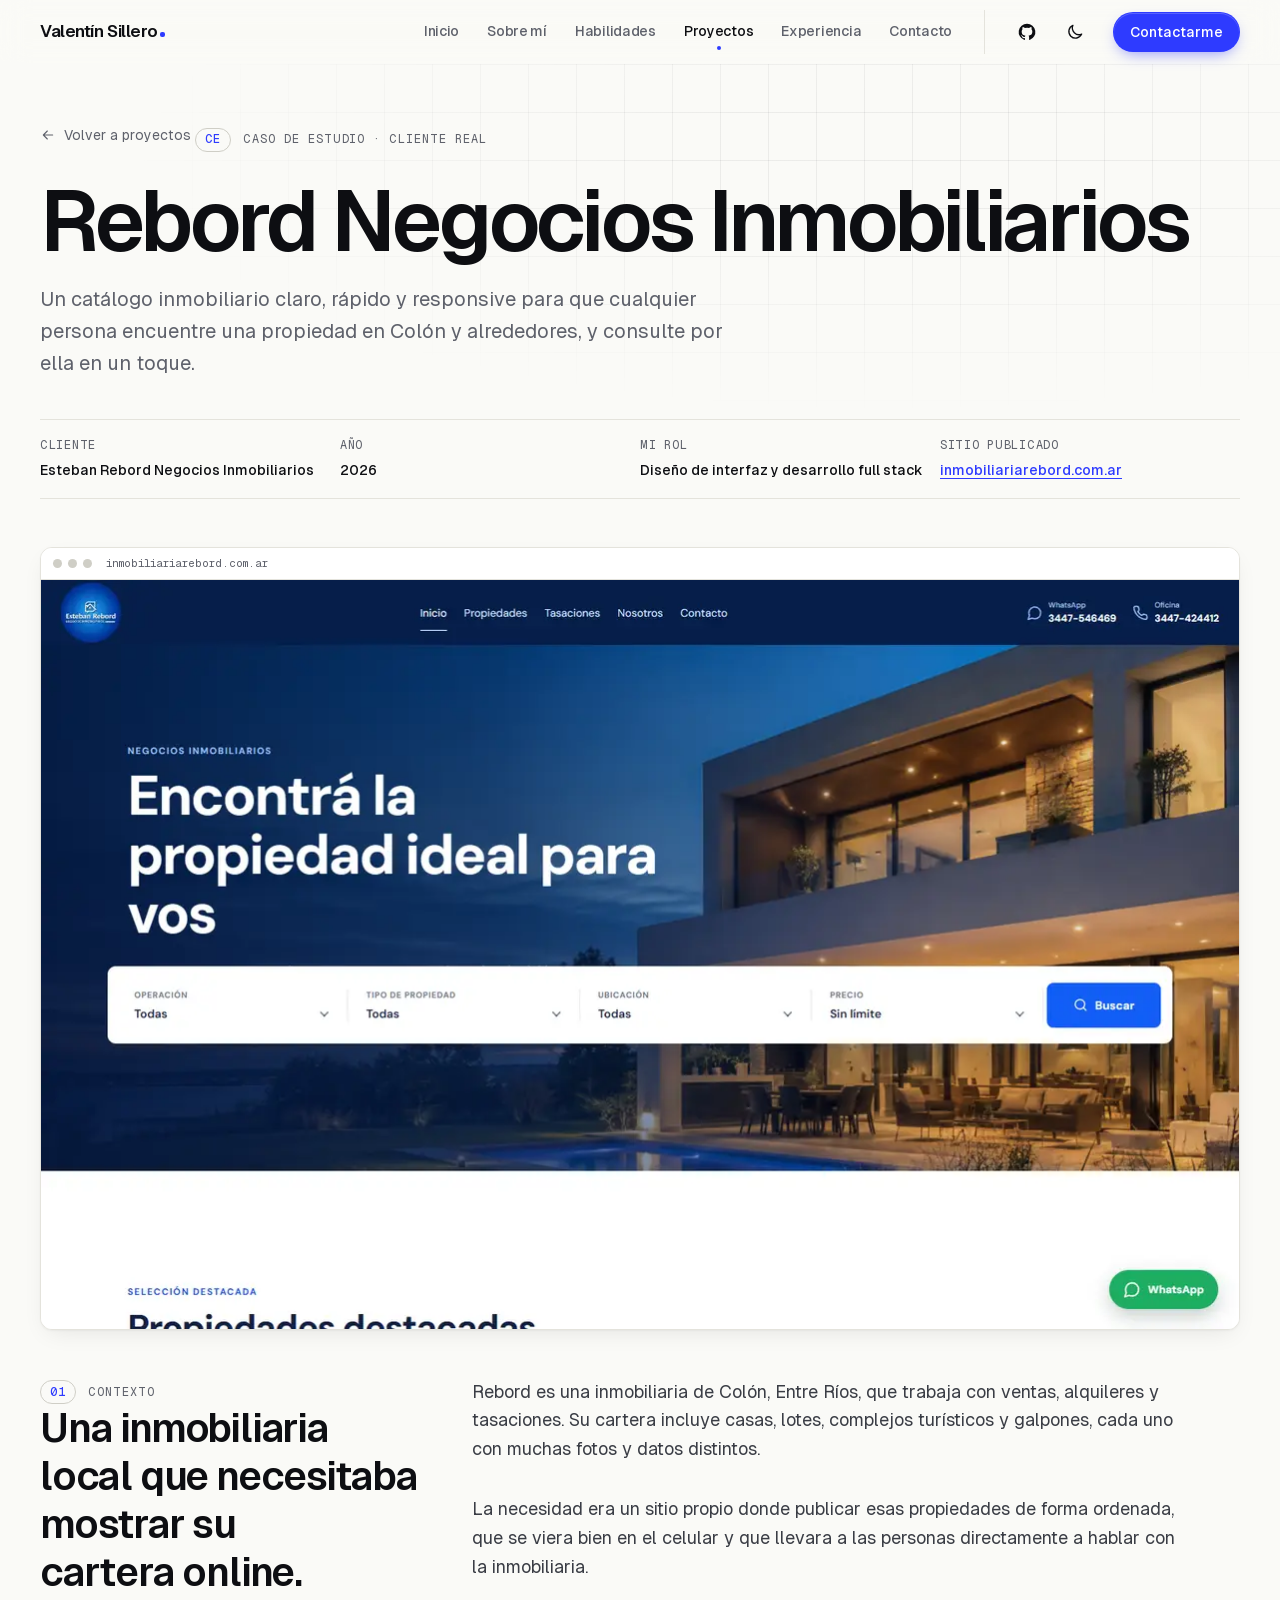
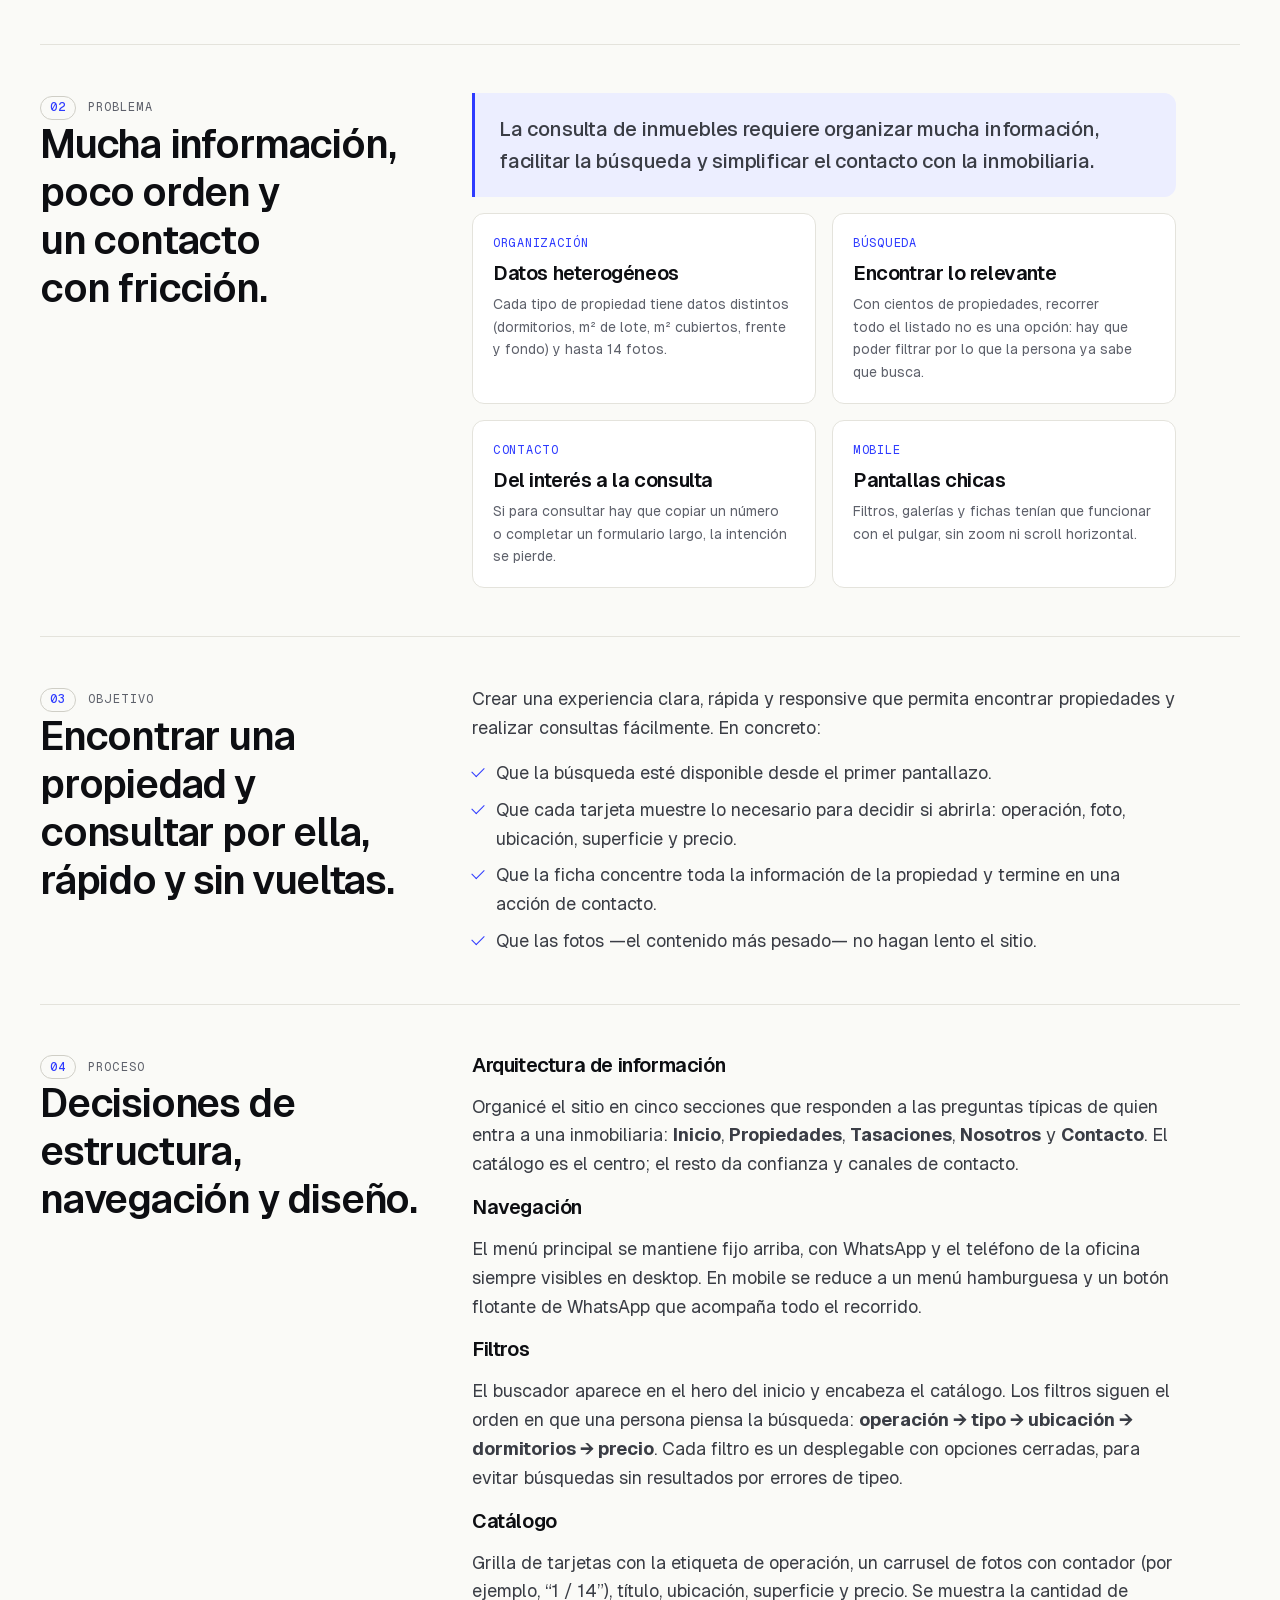
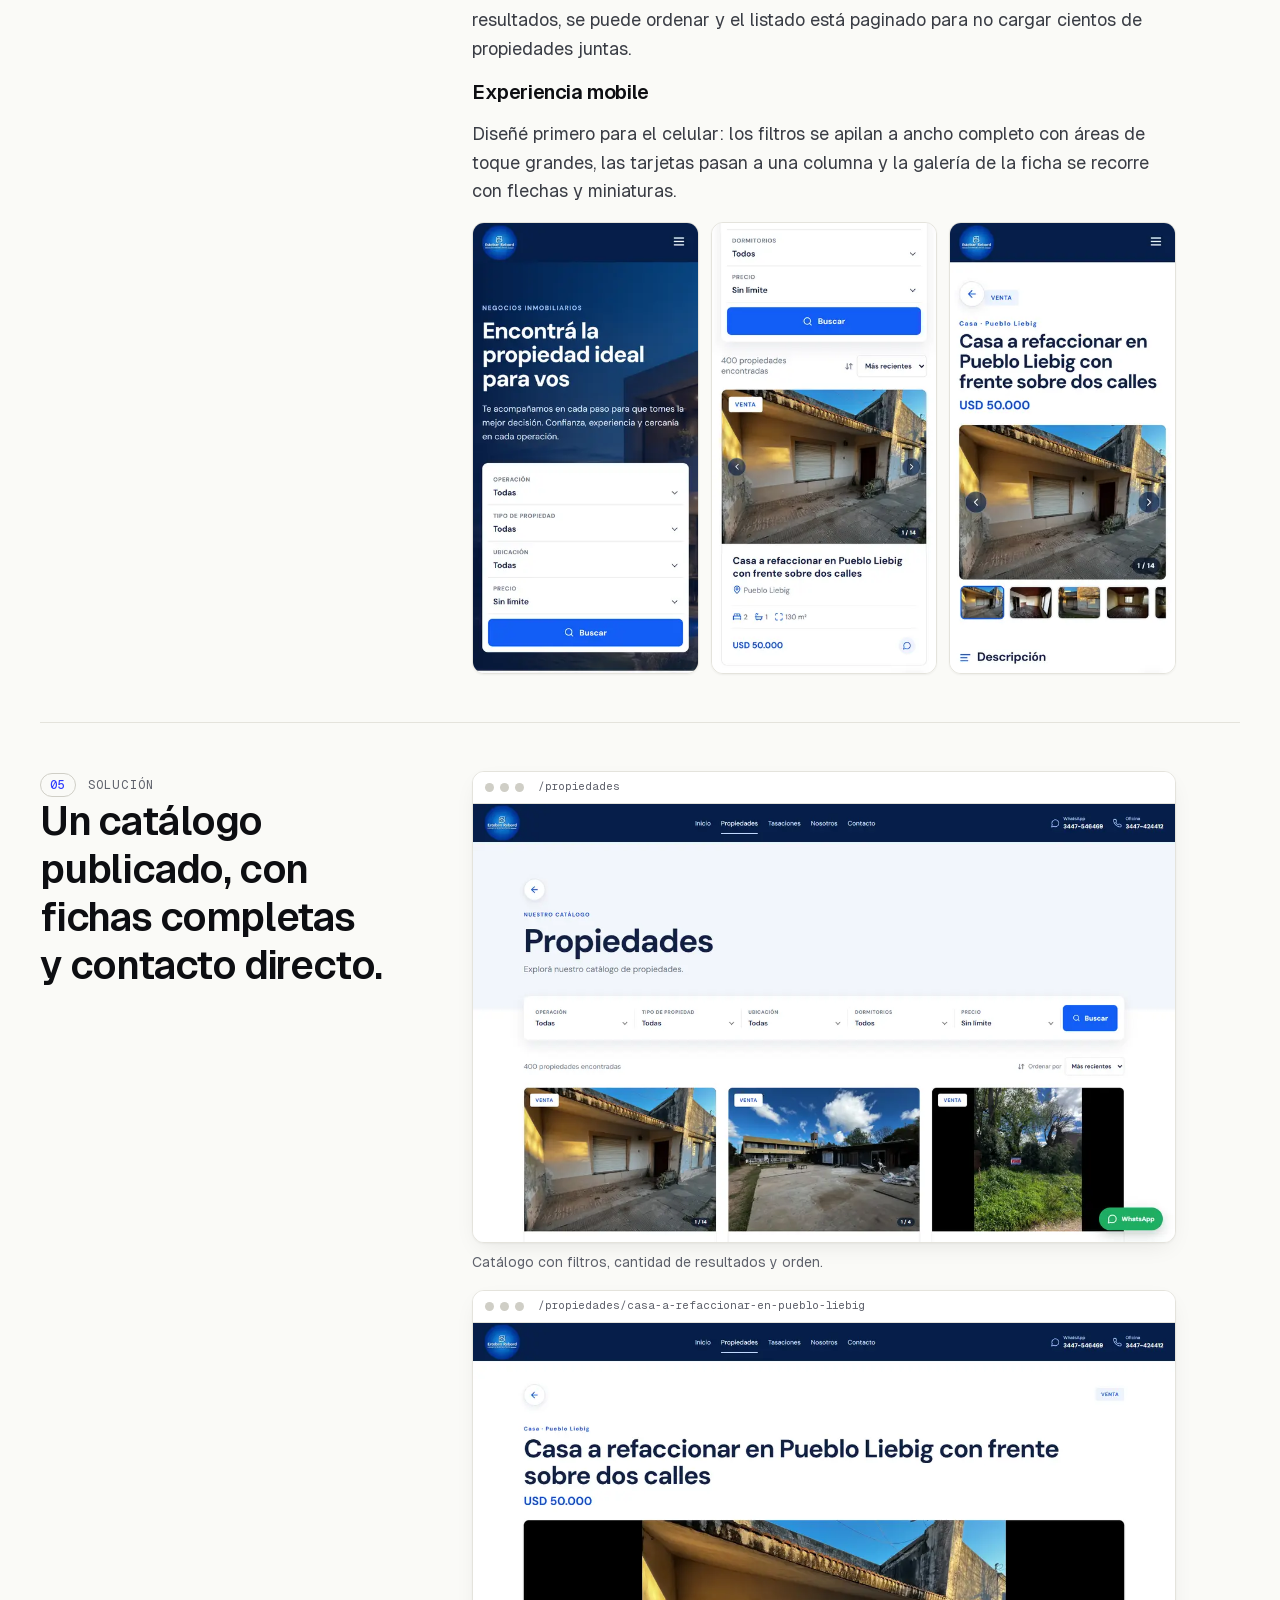
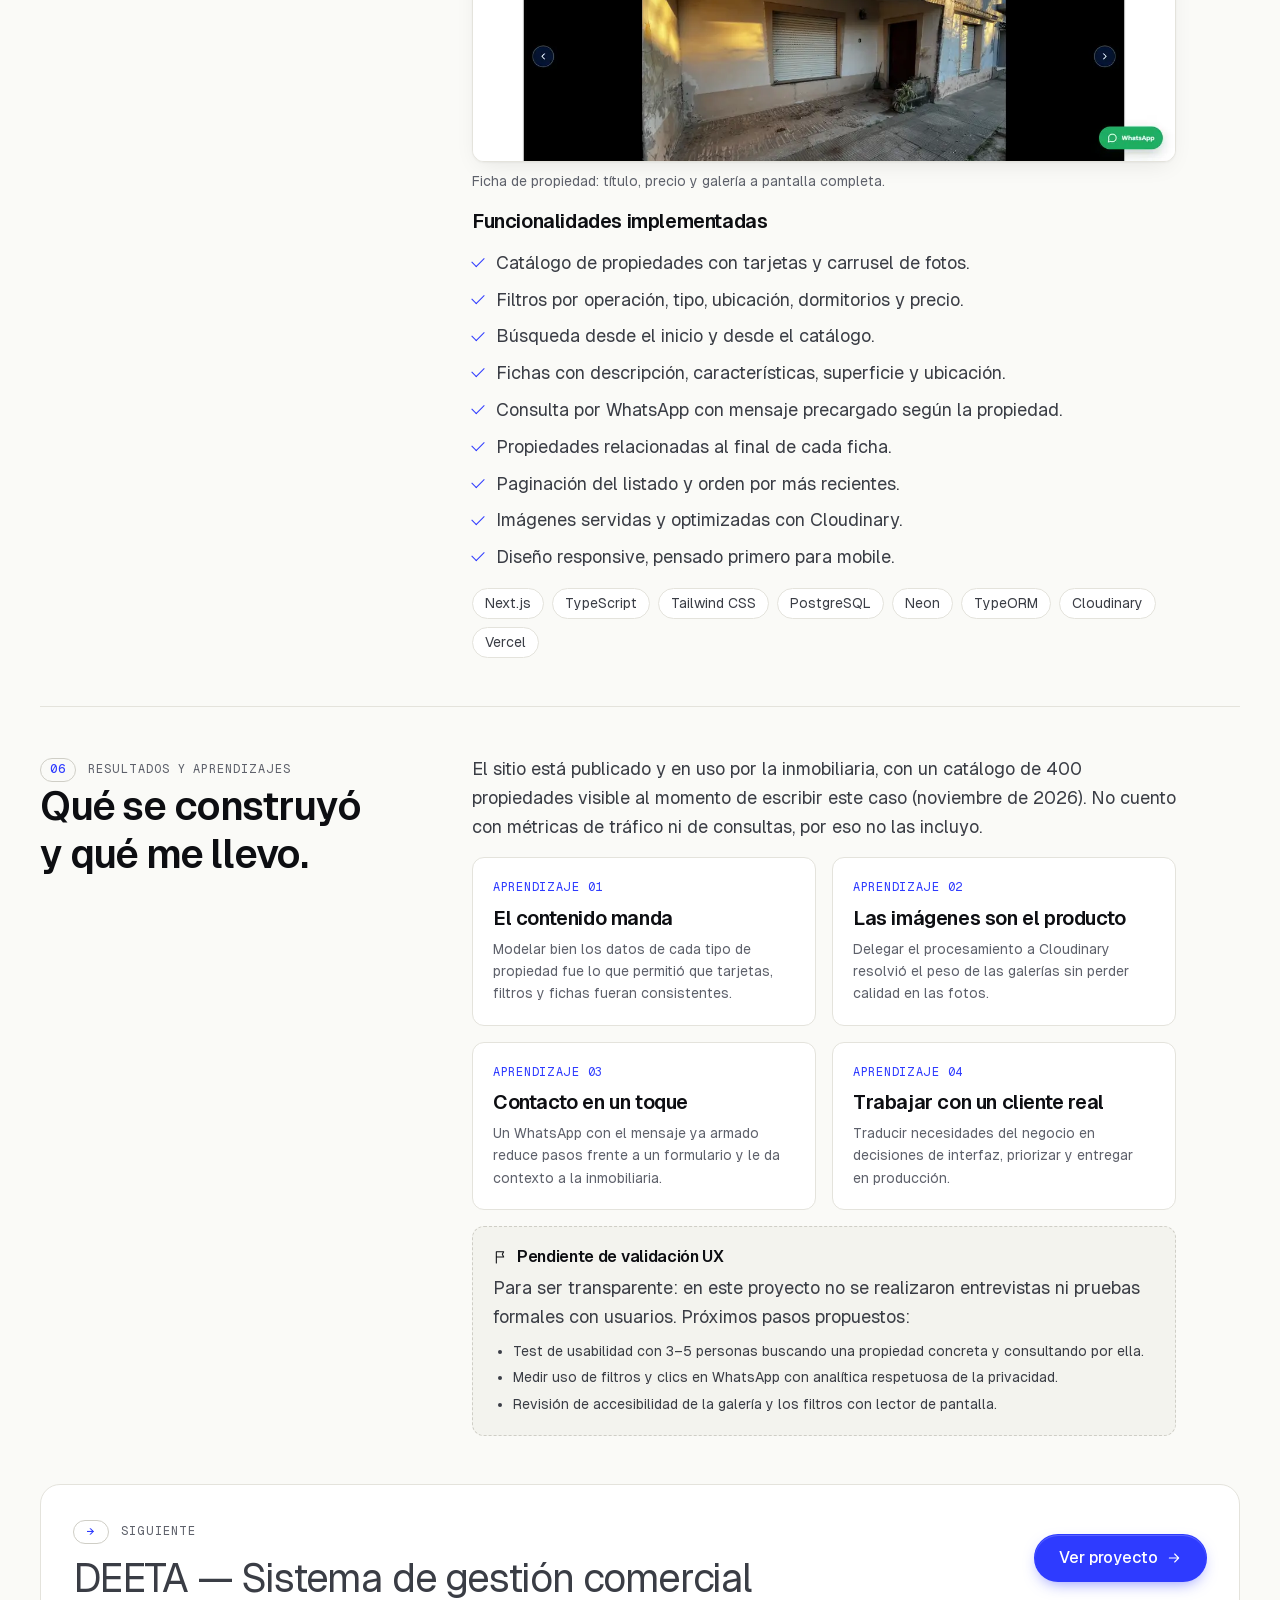
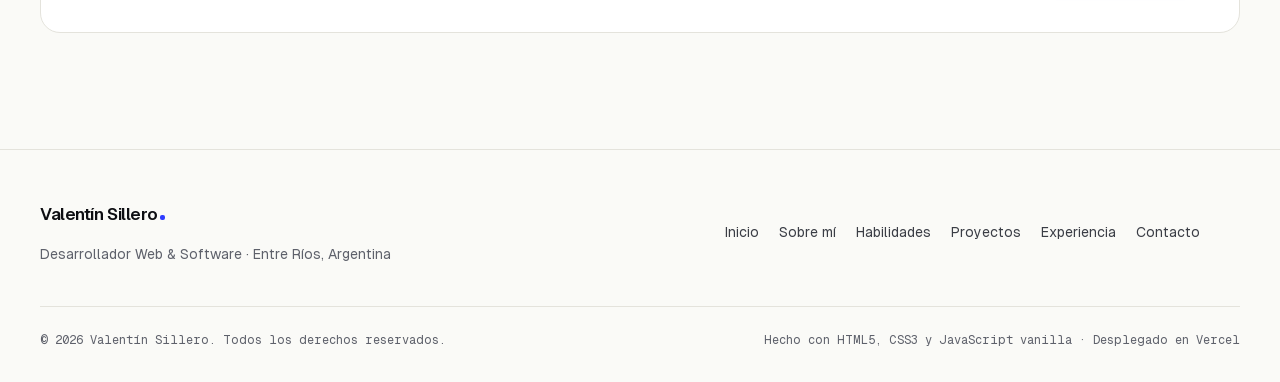
<file: caso-rebord.html>
<!doctype html>
<html lang="es-AR">
<head>
  <meta charset="utf-8">
  <meta name="viewport" content="width=device-width, initial-scale=1">
  <title>Caso de estudio: Rebord Negocios Inmobiliarios | Valentín Sillero</title>
  <meta name="description" content="Caso de estudio UX/UI de la plataforma web de Rebord Negocios Inmobiliarios: contexto, problema, objetivo, proceso, solución y aprendizajes.">
  <meta name="author" content="Valentín Sillero">
  <meta name="theme-color" content="#FAFAF7" media="(prefers-color-scheme: light)">
  <meta name="theme-color" content="#0B0C10" media="(prefers-color-scheme: dark)">
  <meta name="color-scheme" content="light dark">
  <link rel="canonical" href="https://portafolioweb-taupe-chi.vercel.app/caso-rebord.html">

  <meta property="og:type" content="article">
  <meta property="og:locale" content="es_AR">
  <meta property="og:site_name" content="Valentín Sillero">
  <meta property="og:title" content="Caso de estudio: Rebord Negocios Inmobiliarios">
  <meta property="og:description" content="Cómo diseñé y desarrollé un catálogo inmobiliario claro, rápido y responsive para una inmobiliaria de Colón, Entre Ríos.">
  <meta property="og:url" content="https://portafolioweb-taupe-chi.vercel.app/caso-rebord.html">
  <meta property="og:image" content="https://portafolioweb-taupe-chi.vercel.app/assets/img/og-image.png">
  <meta property="og:image:width" content="1200">
  <meta property="og:image:height" content="630">
  <meta name="twitter:card" content="summary_large_image">

  <link rel="icon" href="/favicon.svg" type="image/svg+xml">
  <link rel="icon" href="/favicon-32.png" sizes="32x32" type="image/png">
  <link rel="apple-touch-icon" href="/apple-touch-icon.png">
  <link rel="manifest" href="/site.webmanifest">

  <link rel="preload" href="/assets/fonts/Geist-Variable.woff2" as="font" type="font/woff2" crossorigin>
  <link rel="preload" href="/assets/img/projects/rebord-home-1200.webp" as="image" type="image/webp" imagesrcset="/assets/img/projects/rebord-home-720.webp 720w, /assets/img/projects/rebord-home-1200.webp 1200w" imagesizes="(min-width: 1232px) 1200px, 100vw">
  <link rel="stylesheet" href="/assets/css/styles.css">
  <script src="/assets/js/theme.js"></script>
  <script src="/assets/js/main.js" defer></script>
</head>
<body>
  <a class="skip-link" href="#contenido">Saltar al contenido</a>

  <svg class="sprite" aria-hidden="true" focusable="false" xmlns="http://www.w3.org/2000/svg">
    <symbol id="i-arrow" viewBox="0 0 24 24"><path d="M5 12h14M13 6l6 6-6 6" fill="none" stroke="currentColor" stroke-width="1.6" stroke-linecap="round" stroke-linejoin="round"/></symbol>
    <symbol id="i-external" viewBox="0 0 24 24"><path d="M7 17 17 7M9 7h8v8" fill="none" stroke="currentColor" stroke-width="1.6" stroke-linecap="round" stroke-linejoin="round"/></symbol>
    <symbol id="i-github" viewBox="0 0 24 24"><path fill="currentColor" d="M12 2a10 10 0 0 0-3.16 19.49c.5.09.68-.22.68-.48v-1.7c-2.78.6-3.37-1.34-3.37-1.34-.45-1.16-1.11-1.47-1.11-1.47-.91-.62.07-.61.07-.61 1 .07 1.53 1.03 1.53 1.03.9 1.52 2.34 1.08 2.91.83.09-.65.35-1.08.63-1.33-2.22-.25-4.55-1.11-4.55-4.94 0-1.09.39-1.98 1.03-2.68-.1-.25-.45-1.27.1-2.64 0 0 .84-.27 2.75 1.02a9.6 9.6 0 0 1 5 0c1.91-1.29 2.75-1.02 2.75-1.02.55 1.37.2 2.39.1 2.64.64.7 1.03 1.59 1.03 2.68 0 3.84-2.34 4.68-4.57 4.93.36.31.68.92.68 1.85v2.75c0 .27.18.58.69.48A10 10 0 0 0 12 2Z"/></symbol>
    <symbol id="i-sun" viewBox="0 0 24 24"><circle cx="12" cy="12" r="4" fill="none" stroke="currentColor" stroke-width="1.6"/><path d="M12 2.5v2M12 19.5v2M4.6 4.6 6 6M18 18l1.4 1.4M2.5 12h2M19.5 12h2M4.6 19.4 6 18M18 6l1.4-1.4" stroke="currentColor" stroke-width="1.6" stroke-linecap="round"/></symbol>
    <symbol id="i-moon" viewBox="0 0 24 24"><path d="M20 14.5A8 8 0 0 1 9.5 4a8 8 0 1 0 10.5 10.5Z" fill="none" stroke="currentColor" stroke-width="1.6" stroke-linejoin="round"/></symbol>
    <symbol id="i-flag" viewBox="0 0 24 24"><path d="M5 21V4m0 0h11l-2 4 2 4H5" fill="none" stroke="currentColor" stroke-width="1.6" stroke-linecap="round" stroke-linejoin="round"/></symbol>
  </svg>

  <header class="site-header" data-header>
    <div class="container header-inner">
      <a class="brand" href="/">
        <span class="brand-name">Valentín Sillero</span>
      </a>
      <nav class="nav" aria-label="Principal">
        <button class="nav-toggle" type="button" aria-expanded="false" aria-controls="menu-principal" data-nav-toggle>
          <span class="nav-toggle-lines" aria-hidden="true"></span>
          <span class="sr-only" data-nav-label>Abrir menú</span>
        </button>
        <div class="nav-panel" id="menu-principal" data-nav-panel>
          <ul class="nav-list">
            <li><a class="nav-link" href="/#inicio">Inicio</a></li>
            <li><a class="nav-link" href="/#sobre-mi">Sobre mí</a></li>
            <li><a class="nav-link" href="/#habilidades">Habilidades</a></li>
            <li><a class="nav-link" href="/#proyectos" aria-current="page">Proyectos</a></li>
            <li><a class="nav-link" href="/#experiencia">Experiencia</a></li>
            <li><a class="nav-link" href="/#contacto">Contacto</a></li>
          </ul>
          <div class="nav-actions">
            <a class="icon-btn" href="https://github.com/ValentinSillero" target="_blank" rel="noopener noreferrer" aria-label="GitHub de Valentín Sillero (se abre en una pestaña nueva)">
              <svg class="icon" aria-hidden="true"><use href="#i-github"/></svg>
            </a>
            <button class="icon-btn" type="button" data-theme-toggle aria-label="Cambiar a modo oscuro">
              <svg class="icon icon-moon" aria-hidden="true"><use href="#i-moon"/></svg>
              <svg class="icon icon-sun" aria-hidden="true"><use href="#i-sun"/></svg>
            </button>
            <a class="btn btn-primary btn-sm" href="/#contacto">Contactarme</a>
          </div>
        </div>
      </nav>
    </div>
  </header>

  <main id="contenido" tabindex="-1">
    <article aria-labelledby="cs-title">
      <header class="cs-hero">
        <div class="hero-grid-bg" aria-hidden="true"></div>
        <div class="container cs-hero-inner">
          <a class="cs-back" href="/#proyecto-rebord">
            <svg class="icon icon-sm" aria-hidden="true"><use href="#i-arrow"/></svg>
            Volver a proyectos
          </a>
          <p class="eyebrow mono cs-eyebrow"><span>CE</span> Caso de estudio · Cliente real</p>
          <h1 class="cs-title" id="cs-title">Rebord Negocios Inmobiliarios</h1>
          <p class="cs-lead">Un catálogo inmobiliario claro, rápido y responsive para que cualquier persona encuentre una propiedad en Colón y alrededores, y consulte por ella en un toque.</p>

          <dl class="cs-facts">
            <div><dt>Cliente</dt><dd>Esteban Rebord Negocios Inmobiliarios</dd></div>
            <div><dt>Año</dt><dd>2026</dd></div>
            <div><dt>Mi rol</dt><dd>Diseño de interfaz y desarrollo full stack</dd></div>
            <div><dt>Sitio publicado</dt><dd><a href="https://www.inmobiliariarebord.com.ar/" target="_blank" rel="noopener noreferrer">inmobiliariarebord.com.ar<span class="sr-only"> (se abre en una pestaña nueva)</span></a></dd></div>
          </dl>
        </div>
      </header>

      <div class="container">
        <figure class="cs-cover">
          <div class="frame">
            <div class="frame-bar" aria-hidden="true"><span></span><span></span><span></span><em class="mono">inmobiliariarebord.com.ar</em></div>
            <img src="/assets/img/projects/rebord-home-1200.webp" srcset="/assets/img/projects/rebord-home-720.webp 720w, /assets/img/projects/rebord-home-1200.webp 1200w" sizes="(min-width: 1232px) 1200px, 100vw" width="1200" height="750" alt="Inicio del sitio de Rebord: titular “Encontrá la propiedad ideal para vos” con el buscador de operación, tipo, ubicación y precio sobre una foto de fondo" fetchpriority="high">
          </div>
        </figure>

        <section class="cs-section" aria-labelledby="cs-contexto">
          <header><p class="eyebrow mono"><span>01</span> Contexto</p><h2 id="cs-contexto">Una inmobiliaria local que necesitaba mostrar su cartera online.</h2></header>
          <div class="cs-text">
            <p>Rebord es una inmobiliaria de Colón, Entre Ríos, que trabaja con ventas, alquileres y tasaciones. Su cartera incluye casas, lotes, complejos turísticos y galpones, cada uno con muchas fotos y datos distintos.</p>
            <p>La necesidad era un sitio propio donde publicar esas propiedades de forma ordenada, que se viera bien en el celular y que llevara a las personas directamente a hablar con la inmobiliaria.</p>
          </div>
        </section>

        <section class="cs-section" aria-labelledby="cs-problema">
          <header><p class="eyebrow mono"><span>02</span> Problema</p><h2 id="cs-problema">Mucha información, poco orden y un contacto con fricción.</h2></header>
          <div class="cs-text">
            <p class="cs-quote">La consulta de inmuebles requiere organizar mucha información, facilitar la búsqueda y simplificar el contacto con la inmobiliaria.</p>
            <div class="cs-grid">
              <div class="cs-card"><p class="mono">Organización</p><h3>Datos heterogéneos</h3><p>Cada tipo de propiedad tiene datos distintos (dormitorios, m² de lote, m² cubiertos, frente y fondo) y hasta 14 fotos.</p></div>
              <div class="cs-card"><p class="mono">Búsqueda</p><h3>Encontrar lo relevante</h3><p>Con cientos de propiedades, recorrer todo el listado no es una opción: hay que poder filtrar por lo que la persona ya sabe que busca.</p></div>
              <div class="cs-card"><p class="mono">Contacto</p><h3>Del interés a la consulta</h3><p>Si para consultar hay que copiar un número o completar un formulario largo, la intención se pierde.</p></div>
              <div class="cs-card"><p class="mono">Mobile</p><h3>Pantallas chicas</h3><p>Filtros, galerías y fichas tenían que funcionar con el pulgar, sin zoom ni scroll horizontal.</p></div>
            </div>
          </div>
        </section>

        <section class="cs-section" aria-labelledby="cs-objetivo">
          <header><p class="eyebrow mono"><span>03</span> Objetivo</p><h2 id="cs-objetivo">Encontrar una propiedad y consultar por ella, rápido y sin vueltas.</h2></header>
          <div class="cs-text">
            <p>Crear una experiencia clara, rápida y responsive que permita encontrar propiedades y realizar consultas fácilmente. En concreto:</p>
            <ul class="check-list">
              <li>Que la búsqueda esté disponible desde el primer pantallazo.</li>
              <li>Que cada tarjeta muestre lo necesario para decidir si abrirla: operación, foto, ubicación, superficie y precio.</li>
              <li>Que la ficha concentre toda la información de la propiedad y termine en una acción de contacto.</li>
              <li>Que las fotos —el contenido más pesado— no hagan lento el sitio.</li>
            </ul>
          </div>
        </section>

        <section class="cs-section" aria-labelledby="cs-proceso">
          <header><p class="eyebrow mono"><span>04</span> Proceso</p><h2 id="cs-proceso">Decisiones de estructura, navegación y diseño.</h2></header>
          <div class="cs-text">
            <h3>Arquitectura de información</h3>
            <p>Organicé el sitio en cinco secciones que responden a las preguntas típicas de quien entra a una inmobiliaria: <strong>Inicio</strong>, <strong>Propiedades</strong>, <strong>Tasaciones</strong>, <strong>Nosotros</strong> y <strong>Contacto</strong>. El catálogo es el centro; el resto da confianza y canales de contacto.</p>

            <h3>Navegación</h3>
            <p>El menú principal se mantiene fijo arriba, con WhatsApp y el teléfono de la oficina siempre visibles en desktop. En mobile se reduce a un menú hamburguesa y un botón flotante de WhatsApp que acompaña todo el recorrido.</p>

            <h3>Filtros</h3>
            <p>El buscador aparece en el hero del inicio y encabeza el catálogo. Los filtros siguen el orden en que una persona piensa la búsqueda: <strong>operación → tipo → ubicación → dormitorios → precio</strong>. Cada filtro es un desplegable con opciones cerradas, para evitar búsquedas sin resultados por errores de tipeo.</p>

            <h3>Catálogo</h3>
            <p>Grilla de tarjetas con la etiqueta de operación, un carrusel de fotos con contador (por ejemplo, “1 / 14”), título, ubicación, superficie y precio. Se muestra la cantidad de resultados, se puede ordenar y el listado está paginado para no cargar cientos de propiedades juntas.</p>

            <h3>Experiencia mobile</h3>
            <p>Diseñé primero para el celular: los filtros se apilan a ancho completo con áreas de toque grandes, las tarjetas pasan a una columna y la galería de la ficha se recorre con flechas y miniaturas.</p>

            <div class="cs-shots-mobile">
              <img src="/assets/img/projects/rebord-mobile-360.webp" width="360" height="720" loading="lazy" decoding="async" alt="Inicio de Rebord en un celular, con los filtros apilados a ancho completo y el botón Buscar">
              <img src="/assets/img/projects/rebord-catalogo-mobile-360.webp" width="360" height="720" loading="lazy" decoding="async" alt="Catálogo de propiedades en un celular, en una sola columna">
              <img src="/assets/img/projects/rebord-ficha-mobile-360.webp" width="360" height="720" loading="lazy" decoding="async" alt="Ficha de una propiedad en un celular, con título, precio y galería de fotos">
            </div>
          </div>
        </section>

        <section class="cs-section" aria-labelledby="cs-solucion">
          <header><p class="eyebrow mono"><span>05</span> Solución</p><h2 id="cs-solucion">Un catálogo publicado, con fichas completas y contacto directo.</h2></header>
          <div class="cs-text">
            <div class="cs-shots">
              <figure>
                <div class="frame">
                  <div class="frame-bar" aria-hidden="true"><span></span><span></span><span></span><em class="mono">/propiedades</em></div>
                  <img src="/assets/img/projects/rebord-catalogo-1200.webp" srcset="/assets/img/projects/rebord-catalogo-720.webp 720w, /assets/img/projects/rebord-catalogo-1200.webp 1200w" sizes="(min-width: 1024px) 760px, 100vw" width="1200" height="750" loading="lazy" decoding="async" alt="Catálogo de Rebord: filtros de operación, tipo, ubicación, dormitorios y precio, contador de 400 propiedades y tarjetas con fotos">
                </div>
                <figcaption>Catálogo con filtros, cantidad de resultados y orden.</figcaption>
              </figure>
              <figure>
                <div class="frame">
                  <div class="frame-bar" aria-hidden="true"><span></span><span></span><span></span><em class="mono">/propiedades/casa-a-refaccionar-en-pueblo-liebig</em></div>
                  <img src="/assets/img/projects/rebord-ficha-1200.webp" srcset="/assets/img/projects/rebord-ficha-720.webp 720w, /assets/img/projects/rebord-ficha-1200.webp 1200w" sizes="(min-width: 1024px) 760px, 100vw" width="1200" height="750" loading="lazy" decoding="async" alt="Ficha de propiedad: tipo y ubicación, título, precio en dólares y galería de fotos con flechas">
                </div>
                <figcaption>Ficha de propiedad: título, precio y galería a pantalla completa.</figcaption>
              </figure>
            </div>
            <h3>Funcionalidades implementadas</h3>
            <ul class="check-list">
              <li>Catálogo de propiedades con tarjetas y carrusel de fotos.</li>
              <li>Filtros por operación, tipo, ubicación, dormitorios y precio.</li>
              <li>Búsqueda desde el inicio y desde el catálogo.</li>
              <li>Fichas con descripción, características, superficie y ubicación.</li>
              <li>Consulta por WhatsApp con mensaje precargado según la propiedad.</li>
              <li>Propiedades relacionadas al final de cada ficha.</li>
              <li>Paginación del listado y orden por más recientes.</li>
              <li>Imágenes servidas y optimizadas con Cloudinary.</li>
              <li>Diseño responsive, pensado primero para mobile.</li>
            </ul>
            <ul class="tags" role="list" aria-label="Stack técnico">
              <li class="tag">Next.js</li><li class="tag">TypeScript</li><li class="tag">Tailwind CSS</li><li class="tag">PostgreSQL</li><li class="tag">Neon</li><li class="tag">TypeORM</li><li class="tag">Cloudinary</li><li class="tag">Vercel</li>
            </ul>
          </div>
        </section>

        <section class="cs-section" aria-labelledby="cs-resultados">
          <header><p class="eyebrow mono"><span>06</span> Resultados y aprendizajes</p><h2 id="cs-resultados">Qué se construyó y qué me llevo.</h2></header>
          <div class="cs-text">
            <p>El sitio está publicado y en uso por la inmobiliaria, con un catálogo de 400 propiedades visible al momento de escribir este caso (noviembre de 2026). No cuento con métricas de tráfico ni de consultas, por eso no las incluyo.</p>
            <div class="cs-grid">
              <div class="cs-card"><p class="mono">Aprendizaje 01</p><h3>El contenido manda</h3><p>Modelar bien los datos de cada tipo de propiedad fue lo que permitió que tarjetas, filtros y fichas fueran consistentes.</p></div>
              <div class="cs-card"><p class="mono">Aprendizaje 02</p><h3>Las imágenes son el producto</h3><p>Delegar el procesamiento a Cloudinary resolvió el peso de las galerías sin perder calidad en las fotos.</p></div>
              <div class="cs-card"><p class="mono">Aprendizaje 03</p><h3>Contacto en un toque</h3><p>Un WhatsApp con el mensaje ya armado reduce pasos frente a un formulario y le da contexto a la inmobiliaria.</p></div>
              <div class="cs-card"><p class="mono">Aprendizaje 04</p><h3>Trabajar con un cliente real</h3><p>Traducir necesidades del negocio en decisiones de interfaz, priorizar y entregar en producción.</p></div>
            </div>
            <div class="cs-pending">
              <h3><svg class="icon icon-sm" aria-hidden="true"><use href="#i-flag"/></svg> Pendiente de validación UX</h3>
              <p>Para ser transparente: en este proyecto no se realizaron entrevistas ni pruebas formales con usuarios. Próximos pasos propuestos:</p>
              <ul>
                <li>Test de usabilidad con 3–5 personas buscando una propiedad concreta y consultando por ella.</li>
                <li>Medir uso de filtros y clics en WhatsApp con analítica respetuosa de la privacidad.</li>
                <li>Revisión de accesibilidad de la galería y los filtros con lector de pantalla.</li>
              </ul>
            </div>
          </div>
        </section>

        <nav class="cs-next" aria-label="Siguiente proyecto">
          <div>
            <p class="eyebrow mono"><span>→</span> Siguiente</p>
            <p class="project-title cs-next-title">DEETA — Sistema de gestión comercial</p>
          </div>
          <a class="btn btn-primary" href="/#proyecto-deeta">Ver proyecto <svg class="icon icon-sm" aria-hidden="true"><use href="#i-arrow"/></svg></a>
        </nav>
        <div class="cs-spacer" aria-hidden="true"></div>
      </div>
    </article>
  </main>

  <footer class="site-footer">
    <div class="container footer-inner">
      <div class="footer-brand">
        <a class="brand" href="/">
          <span class="brand-name">Valentín Sillero</span>
        </a>
        <p class="footer-tagline">Desarrollador Web &amp; Software · Entre Ríos, Argentina</p>
      </div>
      <nav class="footer-nav" aria-label="Secciones (pie de página)">
        <ul role="list">
          <li><a href="/#inicio">Inicio</a></li>
          <li><a href="/#sobre-mi">Sobre mí</a></li>
          <li><a href="/#habilidades">Habilidades</a></li>
          <li><a href="/#proyectos">Proyectos</a></li>
          <li><a href="/#experiencia">Experiencia</a></li>
          <li><a href="/#contacto">Contacto</a></li>
        </ul>
      </nav>
      <div class="footer-bottom mono">
        <p>© <span data-year>2026</span> Valentín Sillero. Todos los derechos reservados.</p>
        <p>Hecho con HTML5, CSS3 y JavaScript vanilla · Desplegado en Vercel</p>
      </div>
    </div>
  </footer>
</body>
</html>
</file>
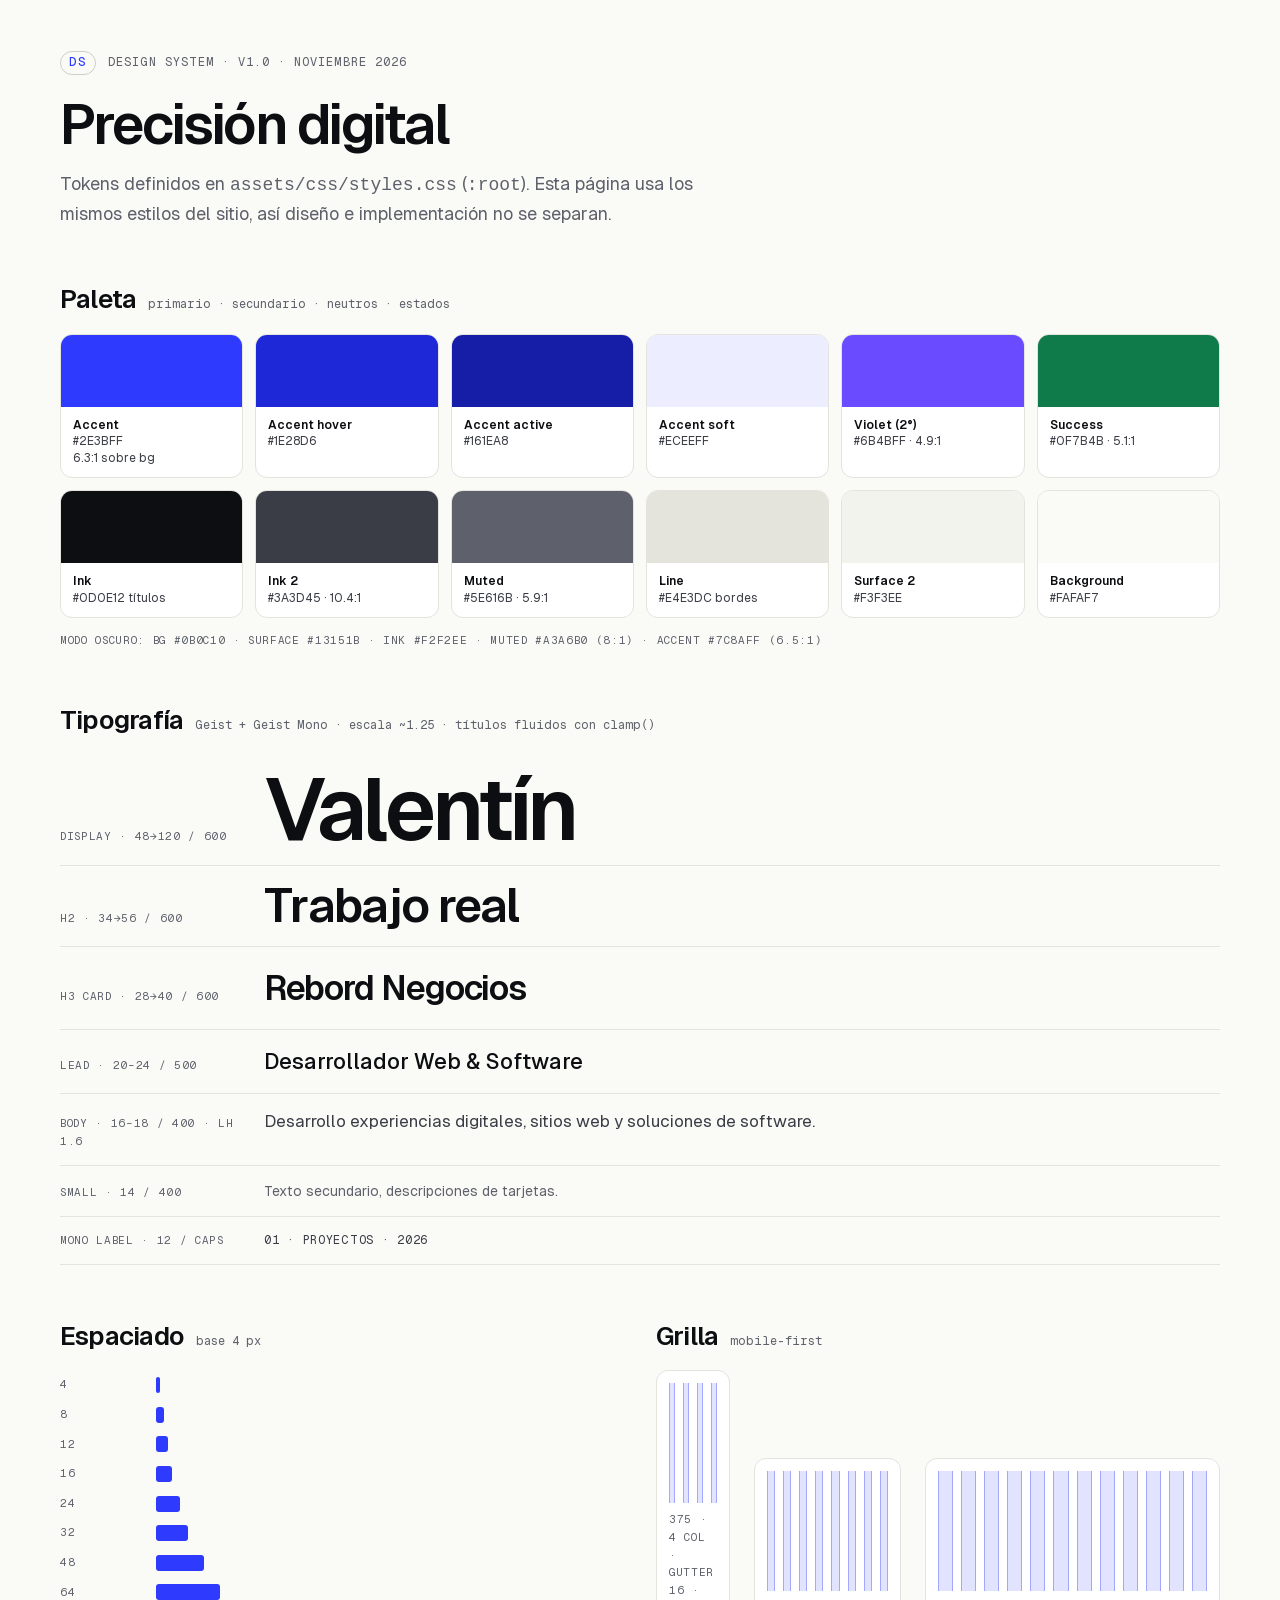
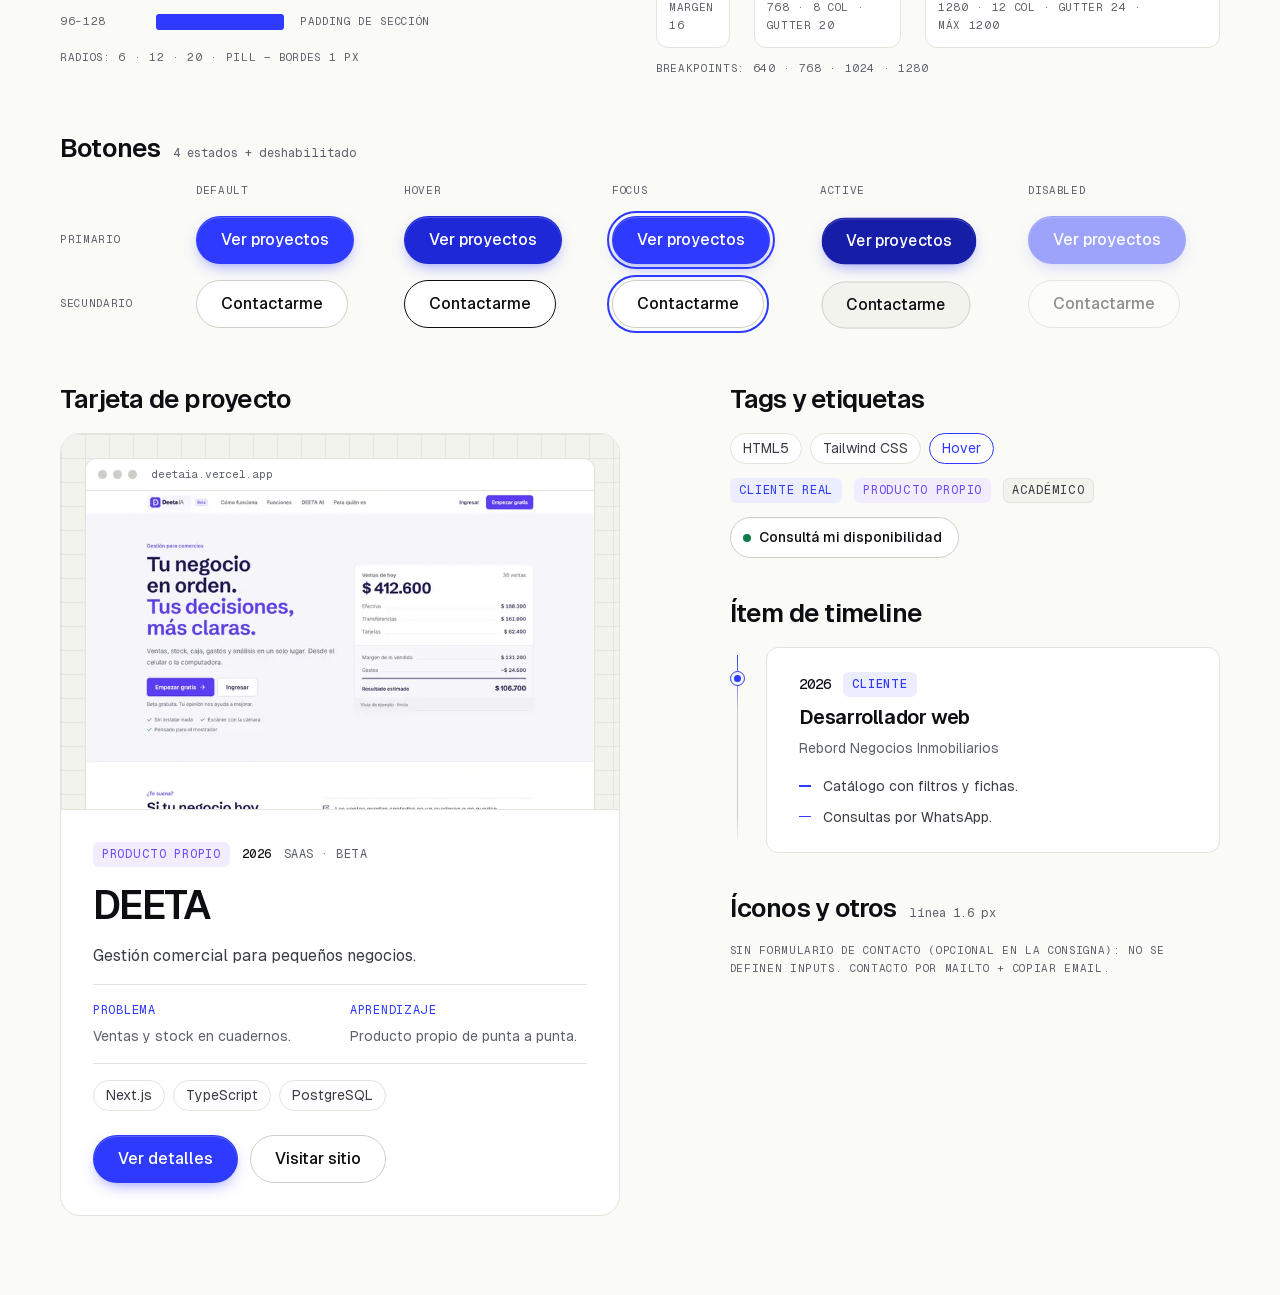
<file: docs/design/design-system.html>
<!doctype html>
<html lang="es-AR">
<head>
  <meta charset="utf-8">
  <meta name="viewport" content="width=device-width, initial-scale=1">
  <title>Design system — Valentín Sillero</title>
  <link rel="stylesheet" href="../../assets/css/styles.css">
  <style>
    body { padding: 48px 0 80px; }
    .ds { max-width: 1240px; margin: 0 auto; padding: 0 40px; display: grid; gap: 56px; }
    .ds h1 { font-size: 56px; letter-spacing: -.045em; }
    .ds h2 { font-size: 26px; letter-spacing: -.03em; margin-bottom: 18px; display: flex; gap: 12px; align-items: baseline; }
    .ds h2 small { font-family: var(--font-mono); font-size: 12px; color: var(--c-muted); font-weight: 400; letter-spacing: 0; }
    .ds .lbl { font-family: var(--font-mono); font-size: 11px; color: var(--c-muted); text-transform: uppercase; letter-spacing: .06em; }
    .sw-row { display: grid; grid-template-columns: repeat(6, 1fr); gap: 12px; }
    .sw { border: 1px solid var(--c-line); border-radius: 12px; overflow: hidden; background: var(--c-surface); }
    .sw div { height: 72px; }
    .sw p { padding: 10px 12px; font-size: 12px; line-height: 1.4; }
    .sw p b { display: block; color: var(--c-ink); font-weight: 600; }
    .type-row { display: grid; grid-template-columns: 180px 1fr; align-items: baseline; gap: 24px; padding: 14px 0; border-bottom: 1px solid var(--c-line); }
    .sp-row { display: flex; align-items: center; gap: 16px; padding: 6px 0; }
    .sp-bar { height: 16px; background: var(--c-accent); border-radius: 3px; }
    .grids { display: grid; grid-template-columns: 1fr 2fr 4fr; gap: 24px; align-items: end; }
    .gridbox { border: 1px solid var(--c-line); border-radius: 12px; padding: 12px; background: var(--c-surface); }
    .gridcols { display: grid; height: 120px; }
    .gridcols span { background: color-mix(in srgb, var(--c-accent) 14%, transparent); border-inline: 1px solid color-mix(in srgb, var(--c-accent) 35%, transparent); }
    .states { display: grid; grid-template-columns: 120px repeat(5, 1fr); gap: 16px; align-items: center; }
    .comp { display: grid; grid-template-columns: 1.3fr 1fr; gap: 32px; align-items: start; }
    .two { display: grid; grid-template-columns: 1fr 1fr; gap: 32px; }
    .force-focus { outline: 2px solid var(--c-accent); outline-offset: 3px; }
  </style>
</head>
<body>
<div class="ds">
  <header>
    <p class="eyebrow mono"><span>DS</span> Design system · v1.0 · noviembre 2026</p>
    <h1 style="margin-top:16px">Precisión digital</h1>
    <p class="section-intro" style="margin-top:12px">Tokens definidos en <code>assets/css/styles.css</code> (<code>:root</code>). Esta página usa los mismos estilos del sitio, así diseño e implementación no se separan.</p>
  </header>

  <section>
    <h2>Paleta <small>primario · secundario · neutros · estados</small></h2>
    <div class="sw-row">
      <div class="sw"><div style="background:#2E3BFF"></div><p><b>Accent</b>#2E3BFF<br>6.3:1 sobre bg</p></div>
      <div class="sw"><div style="background:#1E28D6"></div><p><b>Accent hover</b>#1E28D6</p></div>
      <div class="sw"><div style="background:#161EA8"></div><p><b>Accent active</b>#161EA8</p></div>
      <div class="sw"><div style="background:#ECEEFF"></div><p><b>Accent soft</b>#ECEEFF</p></div>
      <div class="sw"><div style="background:#6B4BFF"></div><p><b>Violet (2°)</b>#6B4BFF · 4.9:1</p></div>
      <div class="sw"><div style="background:#0F7B4B"></div><p><b>Success</b>#0F7B4B · 5.1:1</p></div>
      <div class="sw"><div style="background:#0D0E12"></div><p><b>Ink</b>#0D0E12 títulos</p></div>
      <div class="sw"><div style="background:#3A3D45"></div><p><b>Ink 2</b>#3A3D45 · 10.4:1</p></div>
      <div class="sw"><div style="background:#5E616B"></div><p><b>Muted</b>#5E616B · 5.9:1</p></div>
      <div class="sw"><div style="background:#E4E3DC"></div><p><b>Line</b>#E4E3DC bordes</p></div>
      <div class="sw"><div style="background:#F3F3EE"></div><p><b>Surface 2</b>#F3F3EE</p></div>
      <div class="sw"><div style="background:#FAFAF7"></div><p><b>Background</b>#FAFAF7</p></div>
    </div>
    <p class="lbl" style="margin-top:14px">Modo oscuro: bg #0B0C10 · surface #13151B · ink #F2F2EE · muted #A3A6B0 (8:1) · accent #7C8AFF (6.5:1)</p>
  </section>

  <section>
    <h2>Tipografía <small>Geist + Geist Mono · escala ~1.25 · títulos fluidos con clamp()</small></h2>
    <div class="type-row"><span class="lbl">Display · 48→120 / 600</span><span style="font-size:88px;line-height:.94;letter-spacing:-.055em;font-weight:600;color:var(--c-ink)">Valentín</span></div>
    <div class="type-row"><span class="lbl">H2 · 34→56 / 600</span><span style="font-size:48px;letter-spacing:-.035em;font-weight:600;color:var(--c-ink);line-height:1.08">Trabajo real</span></div>
    <div class="type-row"><span class="lbl">H3 card · 28→40 / 600</span><span style="font-size:34px;letter-spacing:-.03em;font-weight:600;color:var(--c-ink)">Rebord Negocios</span></div>
    <div class="type-row"><span class="lbl">Lead · 20–24 / 500</span><span style="font-size:22px;font-weight:500;color:var(--c-ink)">Desarrollador Web &amp; Software</span></div>
    <div class="type-row"><span class="lbl">Body · 16–18 / 400 · lh 1.6</span><span style="font-size:17px">Desarrollo experiencias digitales, sitios web y soluciones de software.</span></div>
    <div class="type-row"><span class="lbl">Small · 14 / 400</span><span style="font-size:14px;color:var(--c-muted)">Texto secundario, descripciones de tarjetas.</span></div>
    <div class="type-row"><span class="lbl">Mono label · 12 / caps</span><span class="mono" style="font-size:12px;text-transform:uppercase;letter-spacing:.06em">01 · Proyectos · 2026</span></div>
  </section>

  <section class="two">
    <div>
      <h2>Espaciado <small>base 4 px</small></h2>
      <div class="sp-row"><span class="lbl" style="width:80px">4</span><div class="sp-bar" style="width:4px"></div></div>
      <div class="sp-row"><span class="lbl" style="width:80px">8</span><div class="sp-bar" style="width:8px"></div></div>
      <div class="sp-row"><span class="lbl" style="width:80px">12</span><div class="sp-bar" style="width:12px"></div></div>
      <div class="sp-row"><span class="lbl" style="width:80px">16</span><div class="sp-bar" style="width:16px"></div></div>
      <div class="sp-row"><span class="lbl" style="width:80px">24</span><div class="sp-bar" style="width:24px"></div></div>
      <div class="sp-row"><span class="lbl" style="width:80px">32</span><div class="sp-bar" style="width:32px"></div></div>
      <div class="sp-row"><span class="lbl" style="width:80px">48</span><div class="sp-bar" style="width:48px"></div></div>
      <div class="sp-row"><span class="lbl" style="width:80px">64</span><div class="sp-bar" style="width:64px"></div></div>
      <div class="sp-row"><span class="lbl" style="width:80px">96–128</span><div class="sp-bar" style="width:128px"></div><span class="lbl">padding de sección</span></div>
      <p class="lbl" style="margin-top:12px">Radios: 6 · 12 · 20 · pill — Bordes 1 px</p>
    </div>
    <div>
      <h2>Grilla <small>mobile-first</small></h2>
      <div class="grids">
        <div class="gridbox"><div class="gridcols" style="grid-template-columns:repeat(4,1fr);gap:8px"><span></span><span></span><span></span><span></span></div><p class="lbl" style="margin-top:8px">375 · 4 col · gutter 16 · margen 16</p></div>
        <div class="gridbox"><div class="gridcols" style="grid-template-columns:repeat(8,1fr);gap:8px"><span></span><span></span><span></span><span></span><span></span><span></span><span></span><span></span></div><p class="lbl" style="margin-top:8px">768 · 8 col · gutter 20</p></div>
        <div class="gridbox"><div class="gridcols" style="grid-template-columns:repeat(12,1fr);gap:8px"><span></span><span></span><span></span><span></span><span></span><span></span><span></span><span></span><span></span><span></span><span></span><span></span></div><p class="lbl" style="margin-top:8px">1280 · 12 col · gutter 24 · máx 1200</p></div>
      </div>
      <p class="lbl" style="margin-top:12px">Breakpoints: 640 · 768 · 1024 · 1280</p>
    </div>
  </section>

  <section>
    <h2>Botones <small>4 estados + deshabilitado</small></h2>
    <div class="states">
      <span></span><span class="lbl">Default</span><span class="lbl">Hover</span><span class="lbl">Focus</span><span class="lbl">Active</span><span class="lbl">Disabled</span>
      <span class="lbl">Primario</span>
      <span><a class="btn btn-primary">Ver proyectos</a></span>
      <span><a class="btn btn-primary" style="--btn-bg:var(--c-accent-hover)">Ver proyectos</a></span>
      <span><a class="btn btn-primary force-focus">Ver proyectos</a></span>
      <span><a class="btn btn-primary" style="--btn-bg:var(--c-accent-active);transform:translateY(1px) scale(.98)">Ver proyectos</a></span>
      <span><a class="btn btn-primary" aria-disabled="true">Ver proyectos</a></span>
      <span class="lbl">Secundario</span>
      <span><a class="btn btn-secondary">Contactarme</a></span>
      <span><a class="btn btn-secondary" style="--btn-line:var(--c-ink)">Contactarme</a></span>
      <span><a class="btn btn-secondary force-focus">Contactarme</a></span>
      <span><a class="btn btn-secondary" style="--btn-bg:var(--c-surface-2);transform:translateY(1px) scale(.98)">Contactarme</a></span>
      <span><a class="btn btn-secondary" aria-disabled="true">Contactarme</a></span>
    </div>
  </section>

  <section class="comp">
    <div>
      <h2>Tarjeta de proyecto</h2>
      <article class="project" style="max-width:560px">
        <div class="project-media"><div class="frame"><div class="frame-bar"><span></span><span></span><span></span><em class="mono">deetaia.vercel.app</em></div><img src="../../assets/img/projects/deeta-home-720.webp" width="720" height="450" alt=""></div></div>
        <div class="project-body">
          <p class="project-meta mono"><span class="pill pill-violet">Producto propio</span><span>2026</span><span>SaaS · Beta</span></p>
          <h3 class="project-title">DEETA</h3>
          <p class="project-desc">Gestión comercial para pequeños negocios.</p>
          <dl class="project-facts"><div><dt>Problema</dt><dd>Ventas y stock en cuadernos.</dd></div><div><dt>Aprendizaje</dt><dd>Producto propio de punta a punta.</dd></div></dl>
          <ul class="tags" role="list"><li class="tag">Next.js</li><li class="tag">TypeScript</li><li class="tag">PostgreSQL</li></ul>
          <div class="project-actions"><a class="btn btn-primary">Ver detalles</a><a class="btn btn-secondary">Visitar sitio</a></div>
        </div>
      </article>
    </div>
    <div style="display:grid;gap:40px">
      <div>
        <h2>Tags y etiquetas</h2>
        <ul class="tags" role="list"><li class="tag">HTML5</li><li class="tag">Tailwind CSS</li><li class="tag" style="border-color:var(--c-accent);color:var(--c-accent)">Hover</li></ul>
        <p class="project-meta mono" style="margin-top:14px"><span class="pill pill-accent">Cliente real</span><span class="pill pill-violet">Producto propio</span><span class="pill">Académico</span></p>
        <p style="margin-top:14px"><a class="badge"><span class="status-dot"></span>Consultá mi disponibilidad</a></p>
      </div>
      <div>
        <h2>Ítem de timeline</h2>
        <ol class="timeline" role="list"><li class="timeline-item"><div class="timeline-marker"></div><article class="timeline-card"><p class="timeline-period mono"><span>2026</span><span class="pill pill-accent">Cliente</span></p><h3>Desarrollador web</h3><p class="timeline-org">Rebord Negocios Inmobiliarios</p><ul class="timeline-achievements"><li>Catálogo con filtros y fichas.</li><li>Consultas por WhatsApp.</li></ul></article></li></ol>
      </div>
      <div>
        <h2>Íconos y otros <small>línea 1.6 px</small></h2>
        <p class="lbl">Sin formulario de contacto (opcional en la consigna): no se definen inputs. Contacto por mailto + copiar email.</p>
      </div>
    </div>
  </section>
</div>
</body>
</html>
</file>
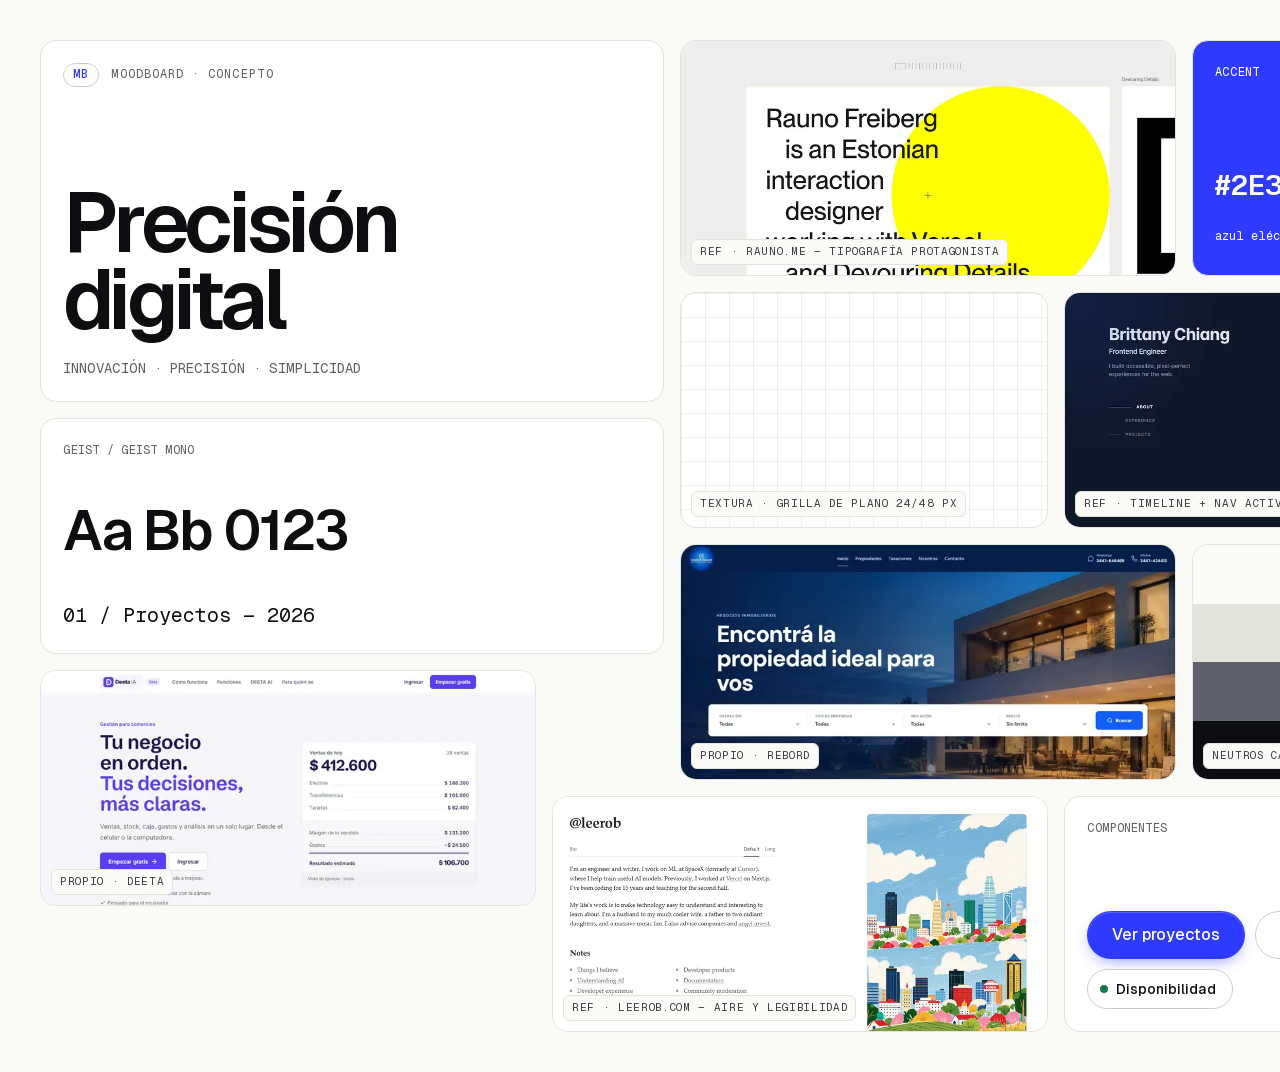
<file: docs/design/moodboard.html>
<!doctype html>
<html lang="es-AR">
<head>
  <meta charset="utf-8">
  <title>Moodboard — Precisión digital</title>
  <link rel="stylesheet" href="../../assets/css/styles.css">
  <style>
    body { padding: 40px; }
    .mb { width: 1520px; margin: 0 auto; display: grid; grid-template-columns: repeat(12, 1fr); grid-auto-rows: 110px; gap: 16px; }
    .t { border: 1px solid var(--c-line); border-radius: 16px; overflow: hidden; background: var(--c-surface); position: relative; }
    .t img { width: 100%; height: 100%; object-fit: cover; object-position: top; }
    .cap { position: absolute; left: 10px; bottom: 10px; font-family: var(--font-mono); font-size: 11px; text-transform: uppercase; letter-spacing: .06em; background: var(--c-bg); padding: 3px 8px; border-radius: 6px; border: 1px solid var(--c-line); }
    .pad { padding: 22px; display: grid; align-content: space-between; }
    .grid-tex { background: linear-gradient(var(--c-grid) 1px, transparent 1px) 0 0/24px 24px, linear-gradient(90deg, var(--c-grid) 1px, transparent 1px) 0 0/24px 24px, var(--c-surface); }
  </style>
</head>
<body>
  <div class="mb">
    <div class="t pad" style="grid-column:span 5;grid-row:span 3">
      <p class="eyebrow mono"><span>MB</span> Moodboard · concepto</p>
      <div><p style="font-size:84px;line-height:.92;letter-spacing:-.055em;font-weight:600;color:var(--c-ink)">Precisión<br>digital</p>
      <p class="mono" style="margin-top:18px;font-size:14px;color:var(--c-muted)">INNOVACIÓN · PRECISIÓN · SIMPLICIDAD</p></div>
    </div>
    <div class="t" style="grid-column:span 4;grid-row:span 2"><img src="../img/bench-rauno.webp" alt=""><span class="cap">Ref · rauno.me — tipografía protagonista</span></div>
    <div class="t" style="grid-column:span 3;grid-row:span 2;background:#2E3BFF" ><div class="pad" style="height:100%;color:#fff"><span class="mono" style="font-size:12px">ACCENT</span><span style="font-size:28px;font-weight:600">#2E3BFF<br><span class="mono" style="font-size:12px;font-weight:400">azul eléctrico</span></span></div></div>
    <div class="t grid-tex" style="grid-column:span 3;grid-row:span 2"><span class="cap">Textura · grilla de plano 24/48 px</span></div>
    <div class="t" style="grid-column:span 4;grid-row:span 2"><img src="../img/bench-brittanychiang.webp" alt=""><span class="cap">Ref · timeline + nav activa</span></div>
    <div class="t pad" style="grid-column:span 5;grid-row:span 2"><span class="mono" style="font-size:12px;color:var(--c-muted)">GEIST / GEIST MONO</span><p style="font-size:56px;letter-spacing:-.04em;font-weight:600;color:var(--c-ink);line-height:1">Aa Bb 0123</p><p class="mono" style="font-size:20px;color:var(--c-ink)">01 / Proyectos — 2026</p></div>
    <div class="t" style="grid-column:span 4;grid-row:span 2"><img src="../../assets/img/projects/rebord-home-720.webp" alt=""><span class="cap">Propio · Rebord</span></div>
    <div class="t" style="grid-column:span 3;grid-row:span 2"><div style="display:grid;grid-template-rows:repeat(4,1fr);height:100%"><div style="background:#FAFAF7"></div><div style="background:#E4E3DC"></div><div style="background:#5E616B"></div><div style="background:#0D0E12"></div></div><span class="cap">Neutros cálidos</span></div>
    <div class="t" style="grid-column:span 4;grid-row:span 2"><img src="../../assets/img/projects/deeta-home-720.webp" alt=""><span class="cap">Propio · DEETA</span></div>
    <div class="t" style="grid-column:span 4;grid-row:span 2"><img src="../img/bench-leerob.webp" alt=""><span class="cap">Ref · leerob.com — aire y legibilidad</span></div>
    <div class="t pad" style="grid-column:span 4;grid-row:span 2"><span class="mono" style="font-size:12px;color:var(--c-muted)">COMPONENTES</span><div style="display:flex;gap:10px;flex-wrap:wrap"><a class="btn btn-primary">Ver proyectos</a><a class="btn btn-secondary">Contactarme</a><span class="badge"><span class="status-dot"></span>Disponibilidad</span></div></div>
  </div>
</body>
</html>
</file>
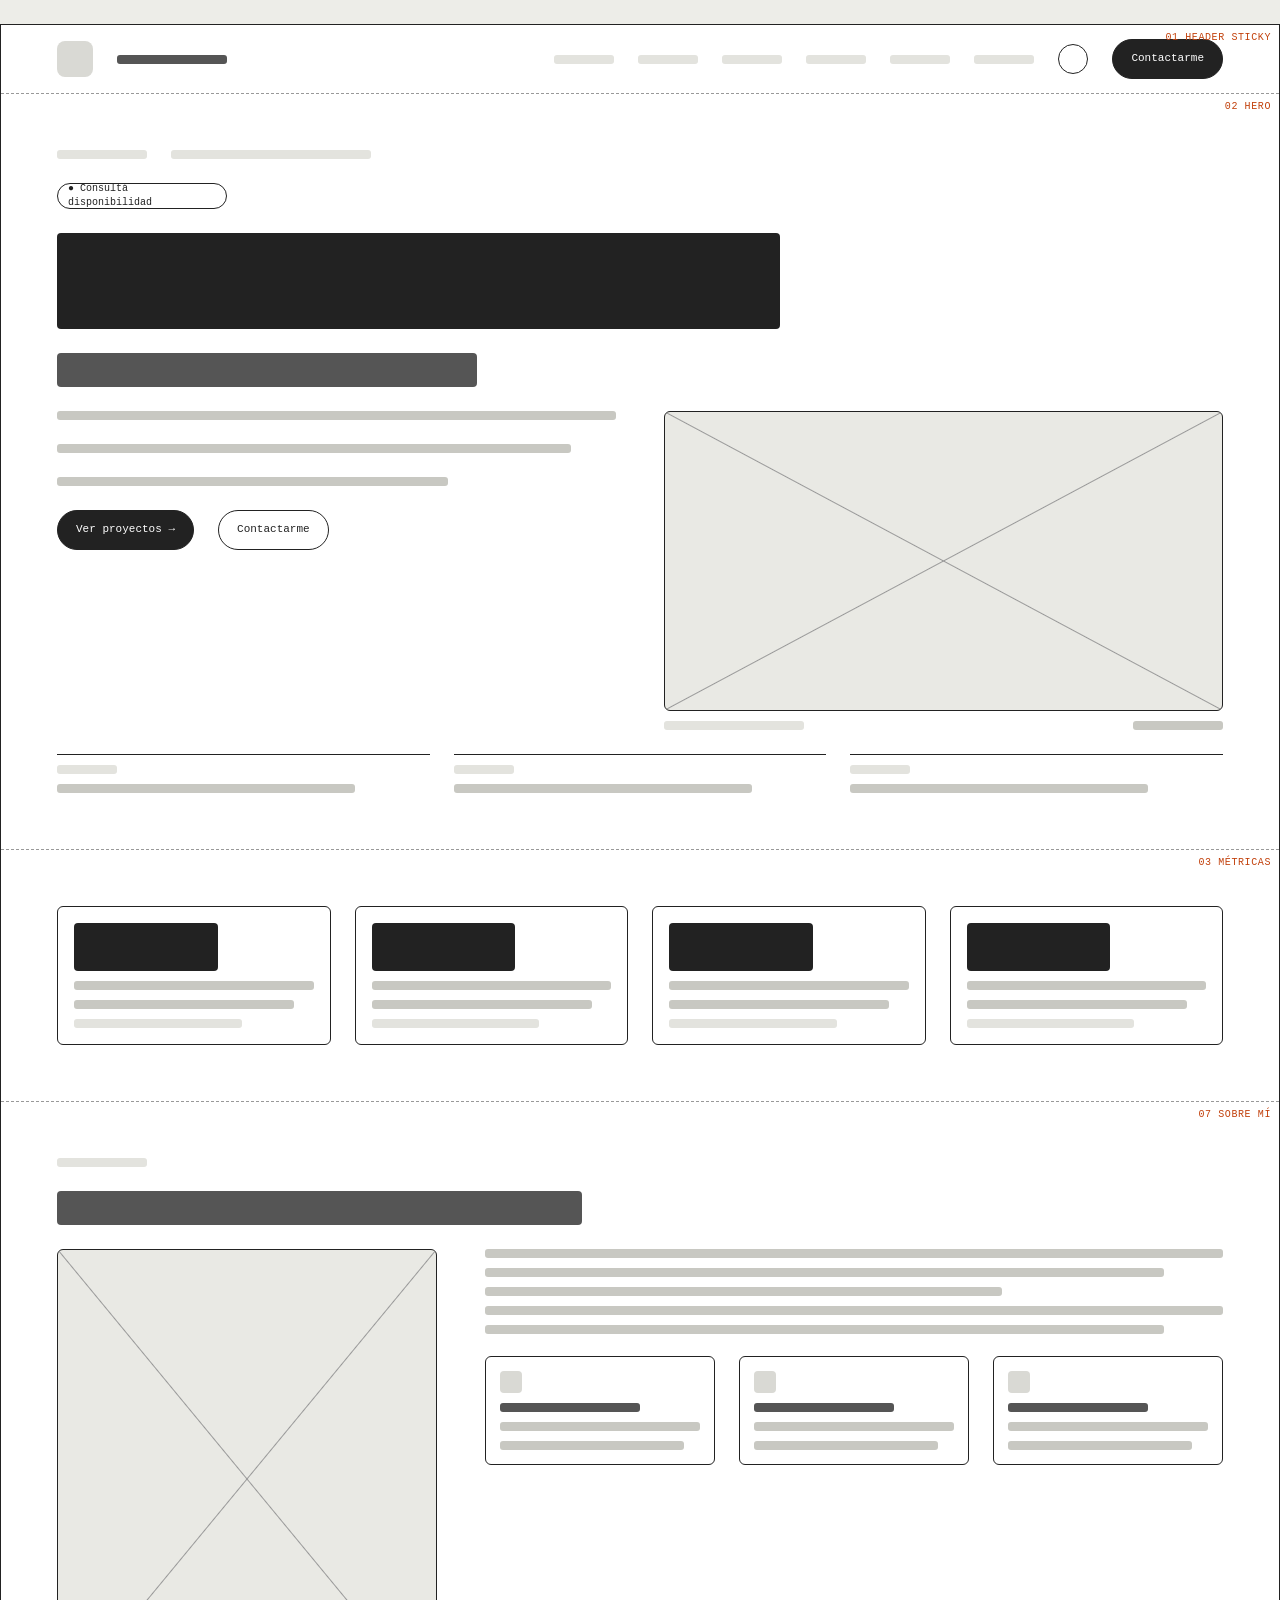
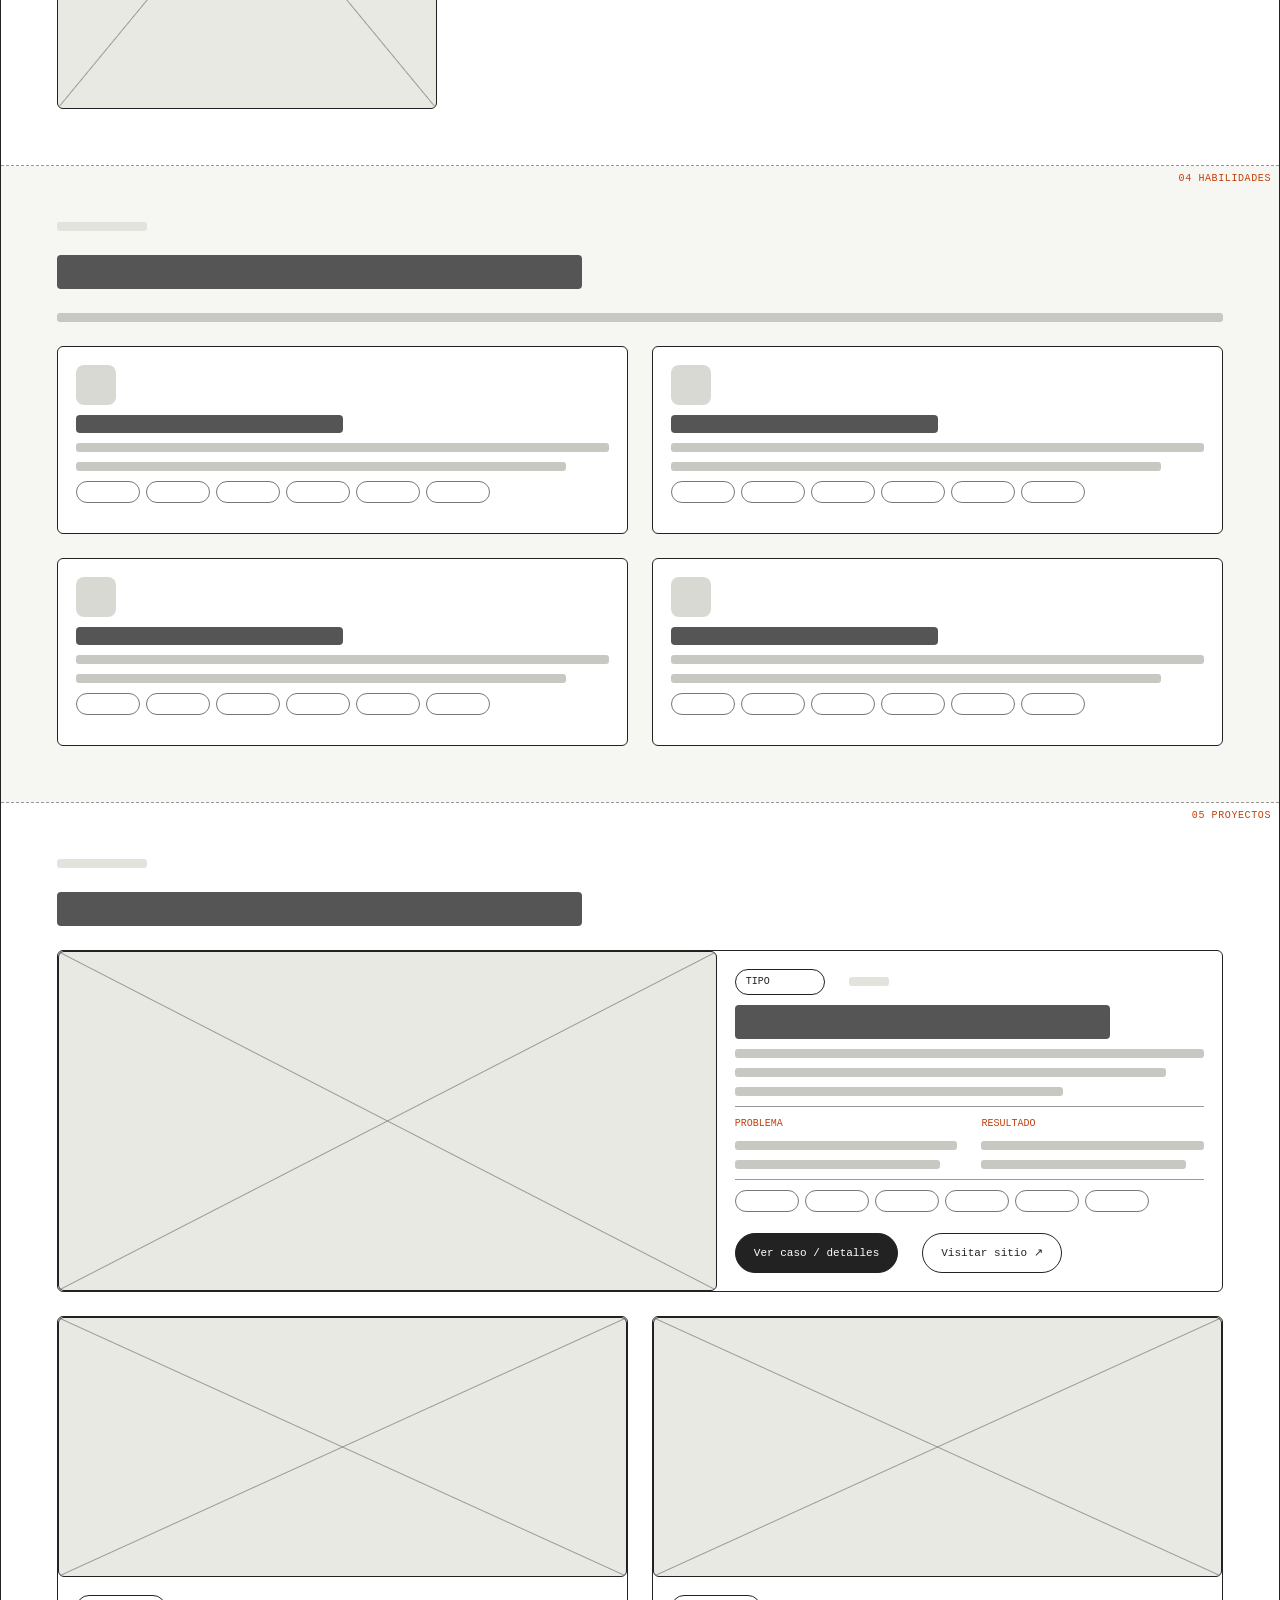
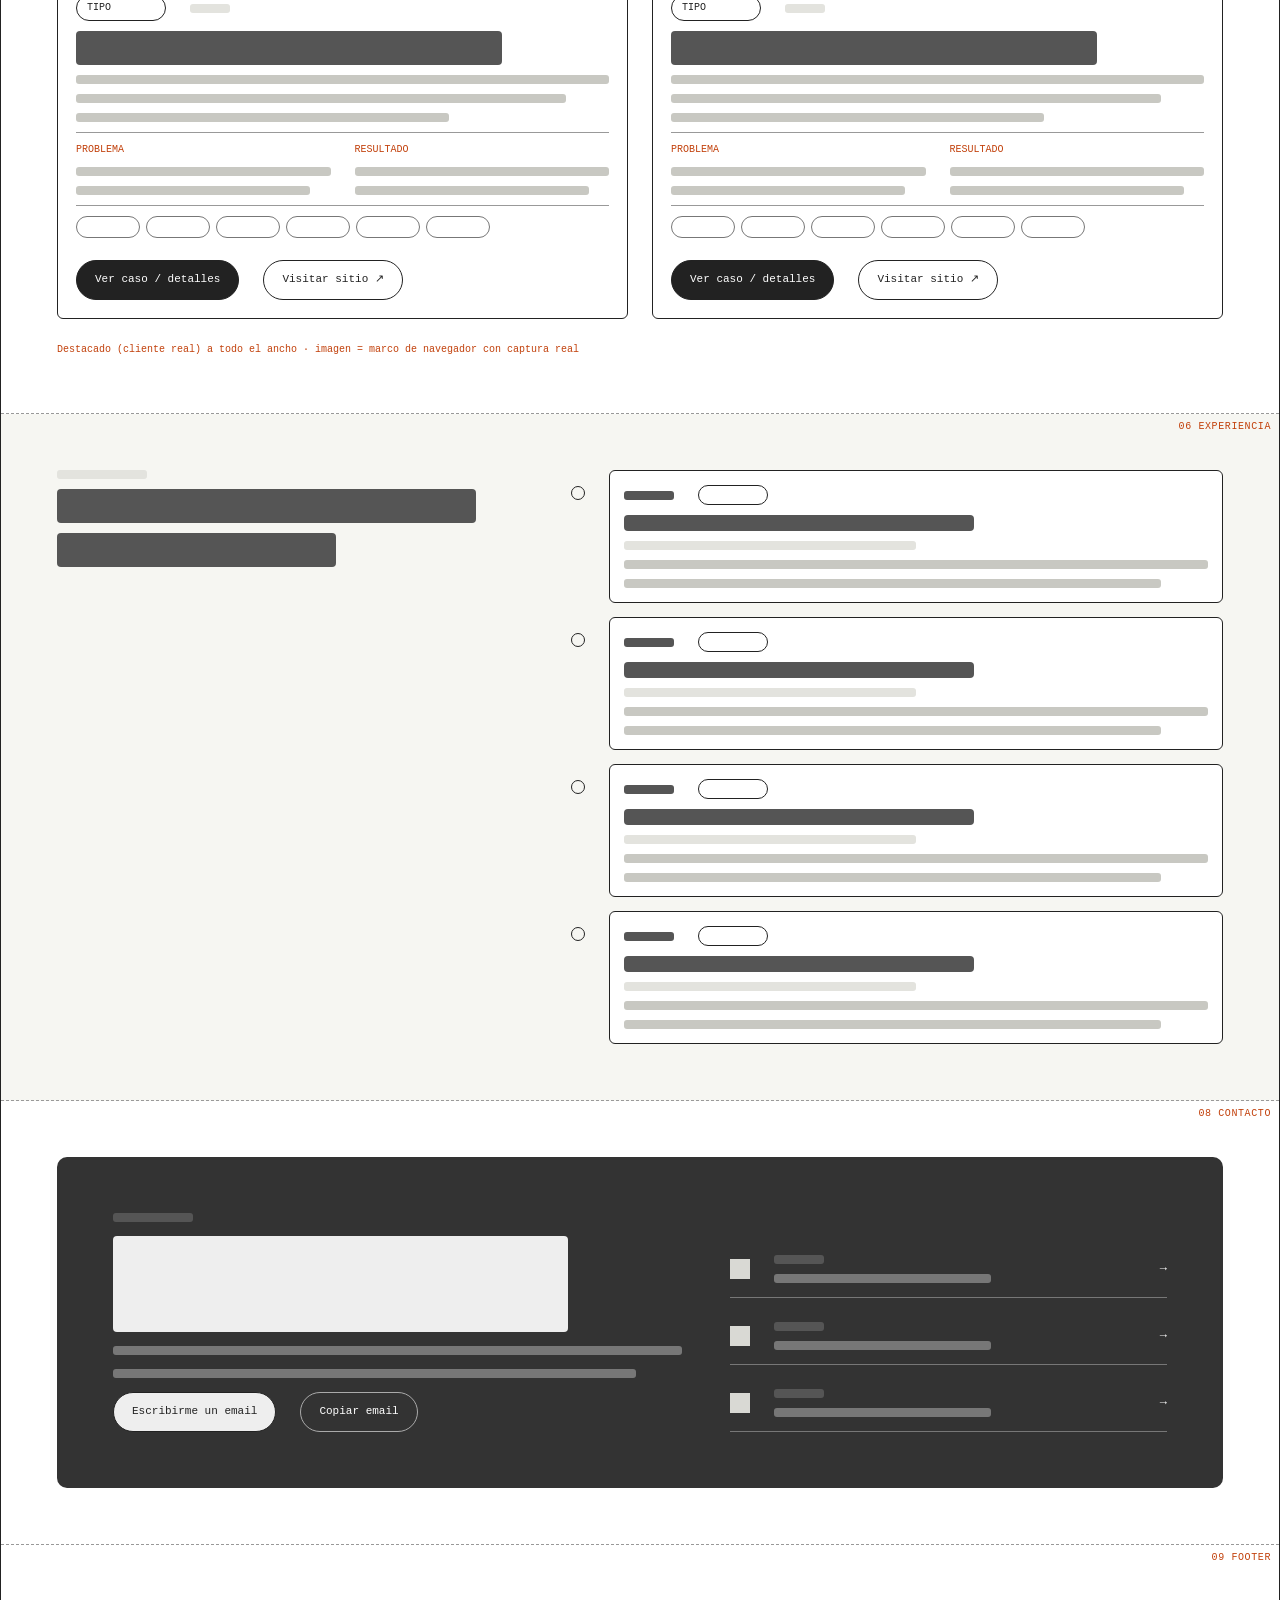
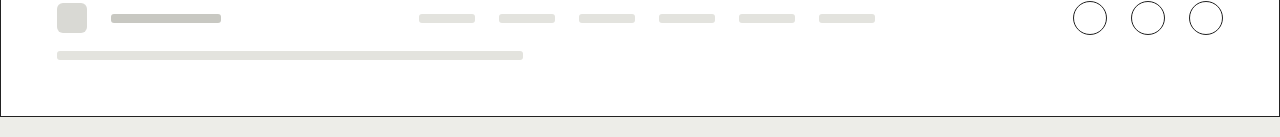
<file: docs/design/wireframe-desktop.html>
<!doctype html><html lang="es"><head><meta charset="utf-8"><title>Wireframe desktop 1280 — Valentín Sillero</title><style>
*{box-sizing:border-box}body{margin:0;background:#EDEDE8;font:12px/1.4 ui-monospace,Consolas,monospace;color:#222}
.page{width:1280px;margin:24px auto;background:#fff;border:1.5px solid #222}
.sec{position:relative;border-bottom:1.5px dashed #999;padding:56px}
.tag{position:absolute;top:6px;right:8px;font-size:10px;color:#C2410C;text-transform:uppercase;letter-spacing:.06em}
.row{display:flex;gap:24px;align-items:center}.col{display:flex;flex-direction:column;gap:10px}
.grid{display:grid;gap:24px}.b{border:1.5px solid #222;border-radius:6px;background:#fff}
.g{background:#D9D9D4}.l{height:9px;background:#C8C8C2;border-radius:3px}.lt{height:9px;background:#E3E3DE;border-radius:3px}
.x{position:relative;background:#E9E9E4;border:1.5px solid #222;border-radius:6px;overflow:hidden}
.x:before,.x:after{content:"";position:absolute;inset:0;background:linear-gradient(to top right,transparent calc(50% - 1px),#999 50%,transparent calc(50% + 1px))}
.x:after{background:linear-gradient(to top left,transparent calc(50% - 1px),#999 50%,transparent calc(50% + 1px))}
.btn{height:40px;border:1.5px solid #222;border-radius:20px;display:flex;align-items:center;justify-content:center;padding:0 18px;font-size:11px}
.btn.p{background:#222;color:#fff}.pill{height:26px;border:1.5px solid #222;border-radius:13px;width:170px;display:flex;align-items:center;padding:0 10px;font-size:10px}
.h1{height:96px;background:#222;border-radius:4px}.h2{height:34px;background:#555;border-radius:4px}
.chip{height:22px;width:64px;border:1.2px solid #777;border-radius:11px;display:inline-block;margin:0 6px 6px 0}
.dark{background:#333;color:#fff;border-radius:10px;padding:56px}.dark .l{background:#777}.dark .lt{background:#555}
.note{font-size:10px;color:#C2410C}
</style></head><body>
<div class="page">
 <div class="sec row" style="justify-content:space-between;padding-block:14px"><span class="tag">01 Header sticky</span><div class="row"><div class="g" style="width:36px;height:36px;border-radius:8px"></div><div class="l" style="width:110px;background:#555"></div></div><div class="row"><div class="lt" style="width:60px"></div><div class="lt" style="width:60px"></div><div class="lt" style="width:60px"></div><div class="lt" style="width:60px"></div><div class="lt" style="width:60px"></div><div class="lt" style="width:60px"></div><div class="b" style="width:30px;height:30px;border-radius:15px"></div><div class="btn p">Contactarme</div></div></div>
 <div class="sec col" style="gap:24px"><span class="tag">02 Hero</span>
  <div class="row"><div class="lt" style="width:90px"></div><div class="lt" style="width:200px"></div></div>
  <div class="pill">● Consultá disponibilidad</div>
  <div class="h1" style="width:62%"></div><div class="h2" style="width:36%"></div>
  <div class="row" style="align-items:flex-start;gap:48px"><div class="col" style="flex:1;gap:24px"><div class="l" style="width:100%"></div><div class="l" style="width:92%"></div><div class="l" style="width:70%"></div><div class="row"><div class="btn p">Ver proyectos →</div><div class="btn">Contactarme</div></div></div><div class="col" style="flex:1"><div class="x" style="height:300px"></div><div class="row" style="justify-content:space-between"><div class="lt" style="width:140px"></div><div class="l" style="width:90px"></div></div></div></div>
  <div class="row" style="gap:24px"><div class="col" style="flex:1;border-top:1.5px solid #222;padding-top:10px"><div class="lt" style="width:60px"></div><div class="l" style="width:80%"></div></div><div class="col" style="flex:1;border-top:1.5px solid #222;padding-top:10px"><div class="lt" style="width:60px"></div><div class="l" style="width:80%"></div></div><div class="col" style="flex:1;border-top:1.5px solid #222;padding-top:10px"><div class="lt" style="width:60px"></div><div class="l" style="width:80%"></div></div></div>
 </div>
 <div class="sec"><span class="tag">03 Métricas</span><div class="grid" style="grid-template-columns:repeat(4,1fr)"><div class="b col" style="padding:16px"><div class="h1" style="width:60%;height:48px"></div><div class="l" style="width:100%"></div><div class="l" style="width:92%"></div><div class="lt" style="width:70%"></div></div><div class="b col" style="padding:16px"><div class="h1" style="width:60%;height:48px"></div><div class="l" style="width:100%"></div><div class="l" style="width:92%"></div><div class="lt" style="width:70%"></div></div><div class="b col" style="padding:16px"><div class="h1" style="width:60%;height:48px"></div><div class="l" style="width:100%"></div><div class="l" style="width:92%"></div><div class="lt" style="width:70%"></div></div><div class="b col" style="padding:16px"><div class="h1" style="width:60%;height:48px"></div><div class="l" style="width:100%"></div><div class="l" style="width:92%"></div><div class="lt" style="width:70%"></div></div></div></div>
 <div class="sec col" style="gap:24px"><span class="tag">07 Sobre mí</span><div class="lt" style="width:90px"></div><div class="h2" style="width:45%"></div>
  <div class="row" style="align-items:flex-start;gap:48px"><div class="x" style="width:380px;height:460px;flex:none"></div><div class="col" style="flex:1"><div class="l" style="width:100%"></div><div class="l" style="width:92%"></div><div class="l" style="width:70%"></div><div class="l" style="width:100%"></div><div class="l" style="width:92%"></div><div class="grid" style="grid-template-columns:repeat(3,1fr);margin-top:12px"><div class="b col" style="padding:14px"><div class="g" style="width:22px;height:22px;border-radius:4px"></div><div class="l" style="width:70%;background:#555"></div><div class="l" style="width:100%"></div><div class="l" style="width:92%"></div></div><div class="b col" style="padding:14px"><div class="g" style="width:22px;height:22px;border-radius:4px"></div><div class="l" style="width:70%;background:#555"></div><div class="l" style="width:100%"></div><div class="l" style="width:92%"></div></div><div class="b col" style="padding:14px"><div class="g" style="width:22px;height:22px;border-radius:4px"></div><div class="l" style="width:70%;background:#555"></div><div class="l" style="width:100%"></div><div class="l" style="width:92%"></div></div></div></div></div></div>
 <div class="sec col" style="gap:24px;background:#F6F6F2"><span class="tag">04 Habilidades</span><div class="lt" style="width:90px"></div><div class="h2" style="width:45%"></div><div class="l" style="width:100%"></div><div class="grid" style="grid-template-columns:repeat(2,1fr)"><div class="b col" style="padding:18px"><div class="g" style="width:40px;height:40px;border-radius:8px"></div><div class="h2" style="width:50%;height:18px"></div><div class="l" style="width:100%"></div><div class="l" style="width:92%"></div><div><span class="chip"></span><span class="chip"></span><span class="chip"></span><span class="chip"></span><span class="chip"></span><span class="chip"></span></div></div><div class="b col" style="padding:18px"><div class="g" style="width:40px;height:40px;border-radius:8px"></div><div class="h2" style="width:50%;height:18px"></div><div class="l" style="width:100%"></div><div class="l" style="width:92%"></div><div><span class="chip"></span><span class="chip"></span><span class="chip"></span><span class="chip"></span><span class="chip"></span><span class="chip"></span></div></div><div class="b col" style="padding:18px"><div class="g" style="width:40px;height:40px;border-radius:8px"></div><div class="h2" style="width:50%;height:18px"></div><div class="l" style="width:100%"></div><div class="l" style="width:92%"></div><div><span class="chip"></span><span class="chip"></span><span class="chip"></span><span class="chip"></span><span class="chip"></span><span class="chip"></span></div></div><div class="b col" style="padding:18px"><div class="g" style="width:40px;height:40px;border-radius:8px"></div><div class="h2" style="width:50%;height:18px"></div><div class="l" style="width:100%"></div><div class="l" style="width:92%"></div><div><span class="chip"></span><span class="chip"></span><span class="chip"></span><span class="chip"></span><span class="chip"></span><span class="chip"></span></div></div></div></div>
 <div class="sec col" style="gap:24px"><span class="tag">05 Proyectos</span><div class="lt" style="width:90px"></div><div class="h2" style="width:45%"></div><div class="grid" style="grid-template-columns:repeat(2,1fr)"><div class="b row" style="gap:0;overflow:hidden;grid-column:1/-1"><div class="x" style="flex:1.4;min-height:340px"></div><div class="col" style="padding:18px;flex:1"><div class="row"><div class="pill" style="width:90px">TIPO</div><div class="lt" style="width:40px"></div></div><div class="h2" style="width:80%"></div><div class="l" style="width:100%"></div><div class="l" style="width:92%"></div><div class="l" style="width:70%"></div><div class="row" style="border-block:1.2px solid #999;padding:10px 0"><div class="col" style="flex:1"><div class="note">PROBLEMA</div><div class="l" style="width:100%"></div><div class="l" style="width:92%"></div></div><div class="col" style="flex:1"><div class="note">RESULTADO</div><div class="l" style="width:100%"></div><div class="l" style="width:92%"></div></div></div><div><span class="chip"></span><span class="chip"></span><span class="chip"></span><span class="chip"></span><span class="chip"></span><span class="chip"></span></div><div class="row"><div class="btn p">Ver caso / detalles</div><div class="btn">Visitar sitio ↗</div></div></div></div><div class="b col" style="gap:0;overflow:hidden;"><div class="x" style="height:260px"></div><div class="col" style="padding:18px;flex:1"><div class="row"><div class="pill" style="width:90px">TIPO</div><div class="lt" style="width:40px"></div></div><div class="h2" style="width:80%"></div><div class="l" style="width:100%"></div><div class="l" style="width:92%"></div><div class="l" style="width:70%"></div><div class="row" style="border-block:1.2px solid #999;padding:10px 0"><div class="col" style="flex:1"><div class="note">PROBLEMA</div><div class="l" style="width:100%"></div><div class="l" style="width:92%"></div></div><div class="col" style="flex:1"><div class="note">RESULTADO</div><div class="l" style="width:100%"></div><div class="l" style="width:92%"></div></div></div><div><span class="chip"></span><span class="chip"></span><span class="chip"></span><span class="chip"></span><span class="chip"></span><span class="chip"></span></div><div class="row"><div class="btn p">Ver caso / detalles</div><div class="btn">Visitar sitio ↗</div></div></div></div><div class="b col" style="gap:0;overflow:hidden;"><div class="x" style="height:260px"></div><div class="col" style="padding:18px;flex:1"><div class="row"><div class="pill" style="width:90px">TIPO</div><div class="lt" style="width:40px"></div></div><div class="h2" style="width:80%"></div><div class="l" style="width:100%"></div><div class="l" style="width:92%"></div><div class="l" style="width:70%"></div><div class="row" style="border-block:1.2px solid #999;padding:10px 0"><div class="col" style="flex:1"><div class="note">PROBLEMA</div><div class="l" style="width:100%"></div><div class="l" style="width:92%"></div></div><div class="col" style="flex:1"><div class="note">RESULTADO</div><div class="l" style="width:100%"></div><div class="l" style="width:92%"></div></div></div><div><span class="chip"></span><span class="chip"></span><span class="chip"></span><span class="chip"></span><span class="chip"></span><span class="chip"></span></div><div class="row"><div class="btn p">Ver caso / detalles</div><div class="btn">Visitar sitio ↗</div></div></div></div></div><div class="note">Destacado (cliente real) a todo el ancho · imagen = marco de navegador con captura real</div></div>
 <div class="sec" style="background:#F6F6F2"><span class="tag">06 Experiencia</span><div class="row" style="align-items:flex-start;gap:48px"><div class="col" style="flex:5"><div class="lt" style="width:90px"></div><div class="h2" style="width:90%"></div><div class="h2" style="width:60%"></div></div><div class="col" style="flex:7;gap:14px;width:100%"><div class="row" style="align-items:flex-start"><div style="width:14px;height:14px;border:1.5px solid #222;border-radius:7px;margin-top:16px;flex:none"></div><div class="b col" style="padding:14px;flex:1"><div class="row"><div class="l" style="width:50px;background:#555"></div><div class="pill" style="width:70px;height:20px"></div></div><div class="h2" style="width:60%;height:16px"></div><div class="lt" style="width:50%"></div><div class="l" style="width:100%"></div><div class="l" style="width:92%"></div></div></div><div class="row" style="align-items:flex-start"><div style="width:14px;height:14px;border:1.5px solid #222;border-radius:7px;margin-top:16px;flex:none"></div><div class="b col" style="padding:14px;flex:1"><div class="row"><div class="l" style="width:50px;background:#555"></div><div class="pill" style="width:70px;height:20px"></div></div><div class="h2" style="width:60%;height:16px"></div><div class="lt" style="width:50%"></div><div class="l" style="width:100%"></div><div class="l" style="width:92%"></div></div></div><div class="row" style="align-items:flex-start"><div style="width:14px;height:14px;border:1.5px solid #222;border-radius:7px;margin-top:16px;flex:none"></div><div class="b col" style="padding:14px;flex:1"><div class="row"><div class="l" style="width:50px;background:#555"></div><div class="pill" style="width:70px;height:20px"></div></div><div class="h2" style="width:60%;height:16px"></div><div class="lt" style="width:50%"></div><div class="l" style="width:100%"></div><div class="l" style="width:92%"></div></div></div><div class="row" style="align-items:flex-start"><div style="width:14px;height:14px;border:1.5px solid #222;border-radius:7px;margin-top:16px;flex:none"></div><div class="b col" style="padding:14px;flex:1"><div class="row"><div class="l" style="width:50px;background:#555"></div><div class="pill" style="width:70px;height:20px"></div></div><div class="h2" style="width:60%;height:16px"></div><div class="lt" style="width:50%"></div><div class="l" style="width:100%"></div><div class="l" style="width:92%"></div></div></div></div></div></div>
 <div class="sec"><span class="tag">08 Contacto</span><div class="dark row" style="gap:48px;align-items:flex-end"><div class="col" style="flex:1.3;gap:14px"><div class="lt" style="width:80px"></div><div class="h1" style="width:80%;background:#eee"></div><div class="l" style="width:100%"></div><div class="l" style="width:92%"></div><div class="row"><div class="btn" style="background:#eee;color:#222">Escribirme un email</div><div class="btn" style="border-color:#aaa">Copiar email</div></div></div><div class="col" style="flex:1;width:100%"><div class="row" style="border-bottom:1px solid #777;padding:14px 0"><div class="g" style="width:20px;height:20px"></div><div class="col" style="flex:1"><div class="lt" style="width:50px"></div><div class="l" style="width:60%"></div></div><div>→</div></div><div class="row" style="border-bottom:1px solid #777;padding:14px 0"><div class="g" style="width:20px;height:20px"></div><div class="col" style="flex:1"><div class="lt" style="width:50px"></div><div class="l" style="width:60%"></div></div><div>→</div></div><div class="row" style="border-bottom:1px solid #777;padding:14px 0"><div class="g" style="width:20px;height:20px"></div><div class="col" style="flex:1"><div class="lt" style="width:50px"></div><div class="l" style="width:60%"></div></div><div>→</div></div></div></div></div>
 <div class="sec col" style="gap:16px;border-bottom:0"><span class="tag">09 Footer</span><div class="row" style="justify-content:space-between;gap:16px"><div class="row"><div class="g" style="width:30px;height:30px;border-radius:6px"></div><div class="l" style="width:110px"></div></div><div class="row" style="flex-wrap:wrap"><div class="lt" style="width:56px"></div><div class="lt" style="width:56px"></div><div class="lt" style="width:56px"></div><div class="lt" style="width:56px"></div><div class="lt" style="width:56px"></div><div class="lt" style="width:56px"></div></div><div class="row"><div class="b" style="width:34px;height:34px;border-radius:17px"></div><div class="b" style="width:34px;height:34px;border-radius:17px"></div><div class="b" style="width:34px;height:34px;border-radius:17px"></div></div></div><div class="lt" style="width:40%"></div></div>
</div></body></html>
</file>
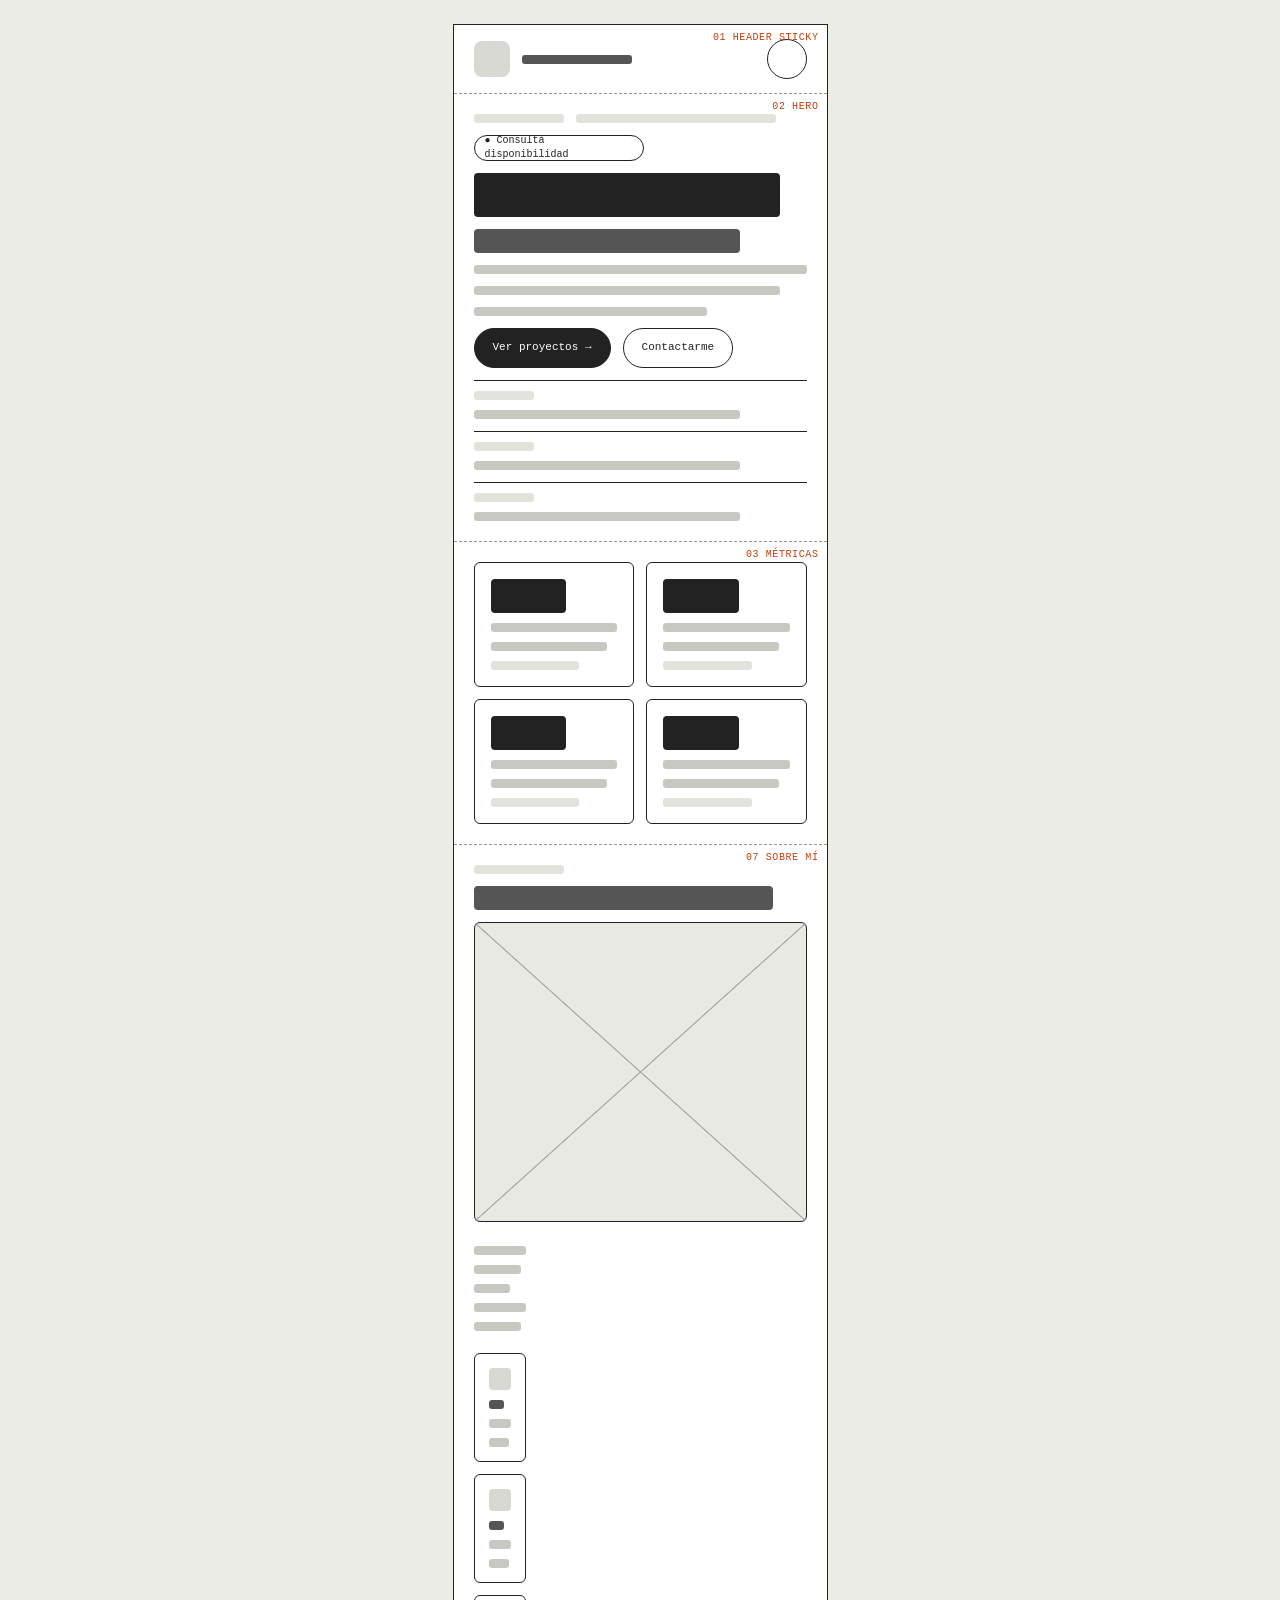
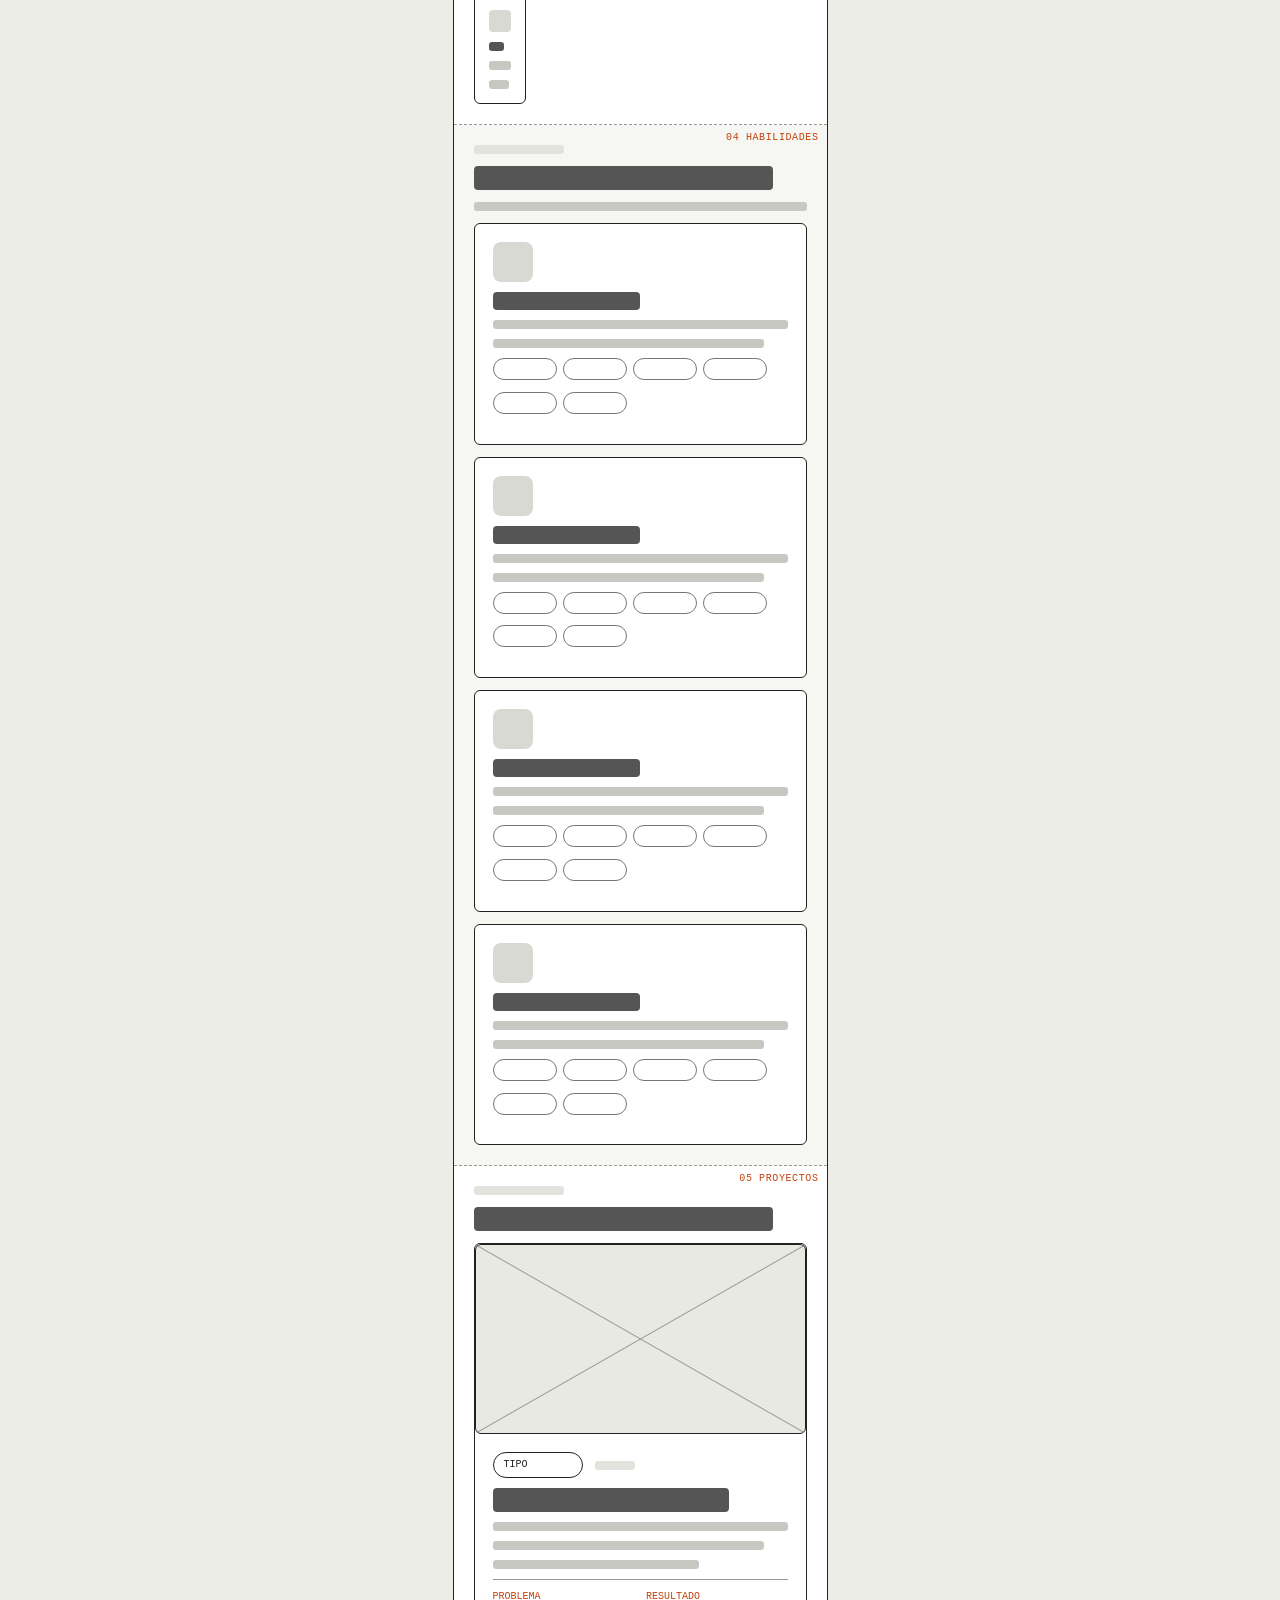
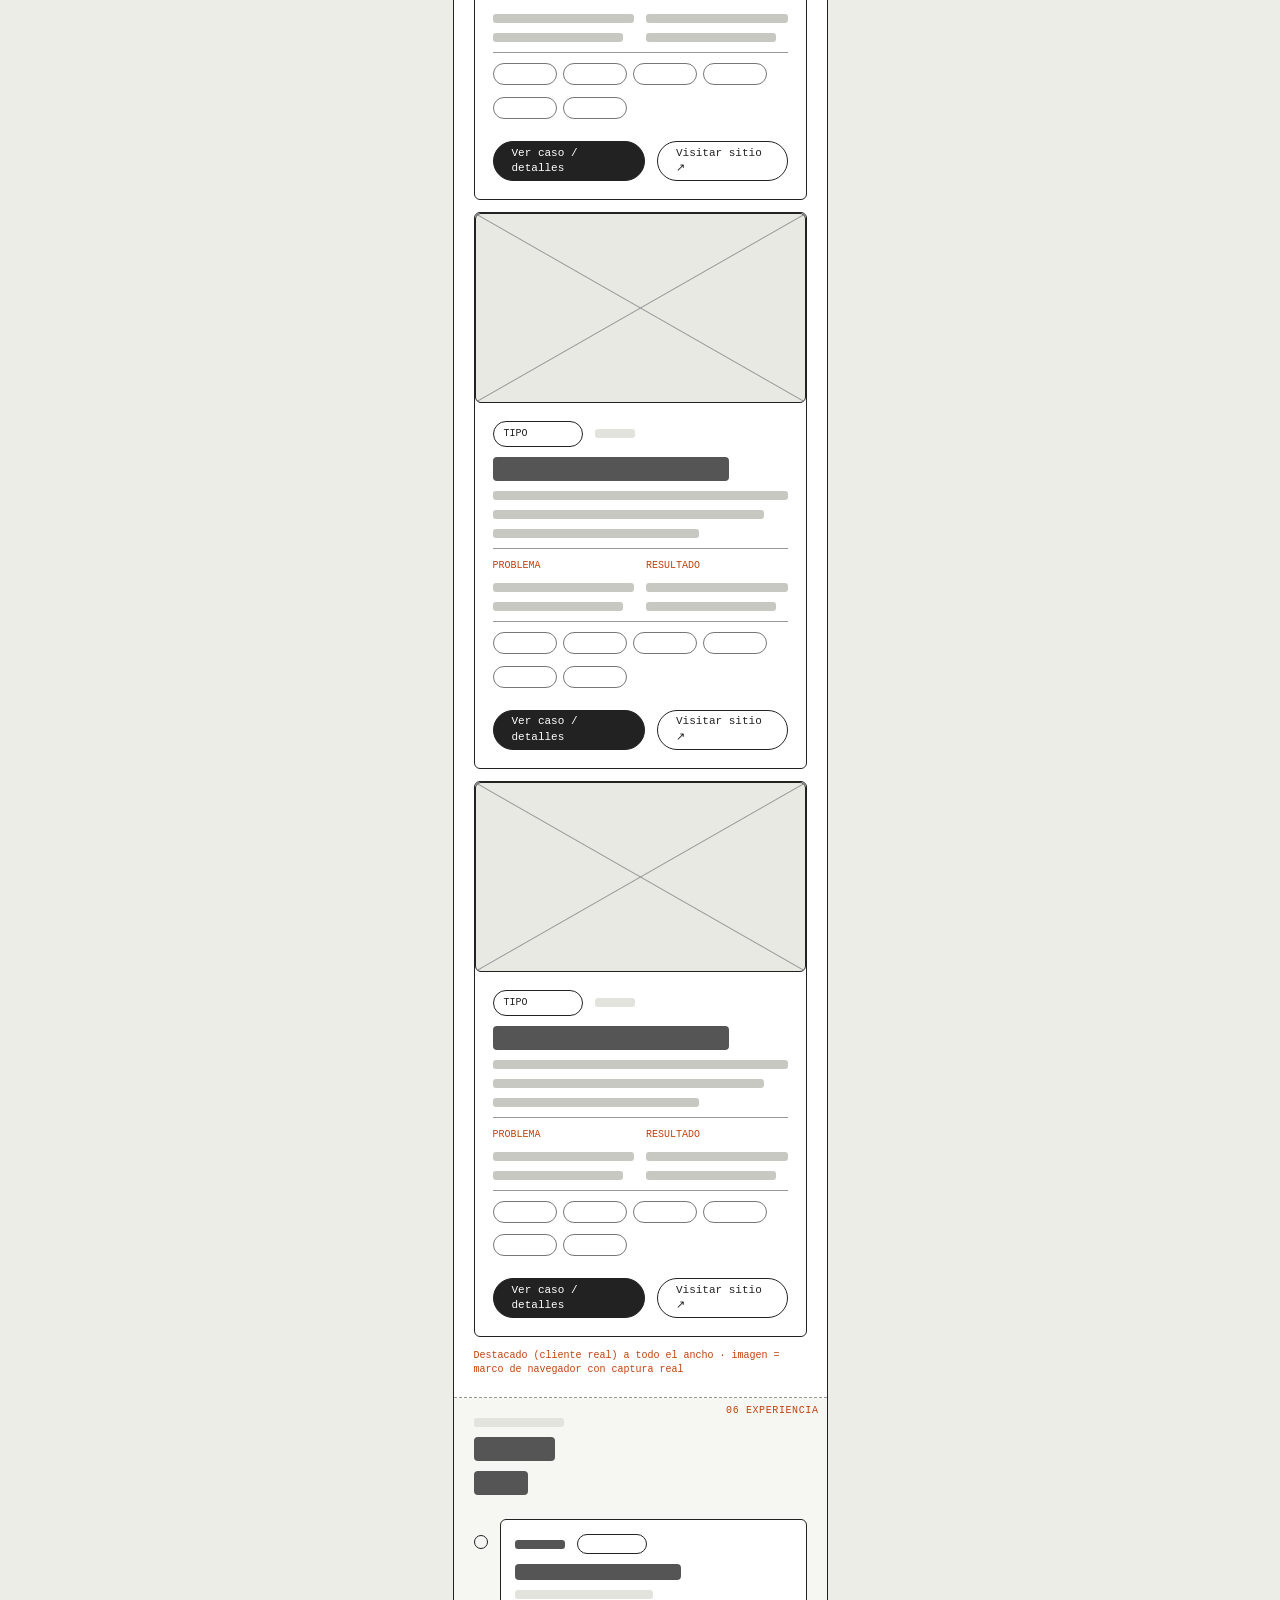
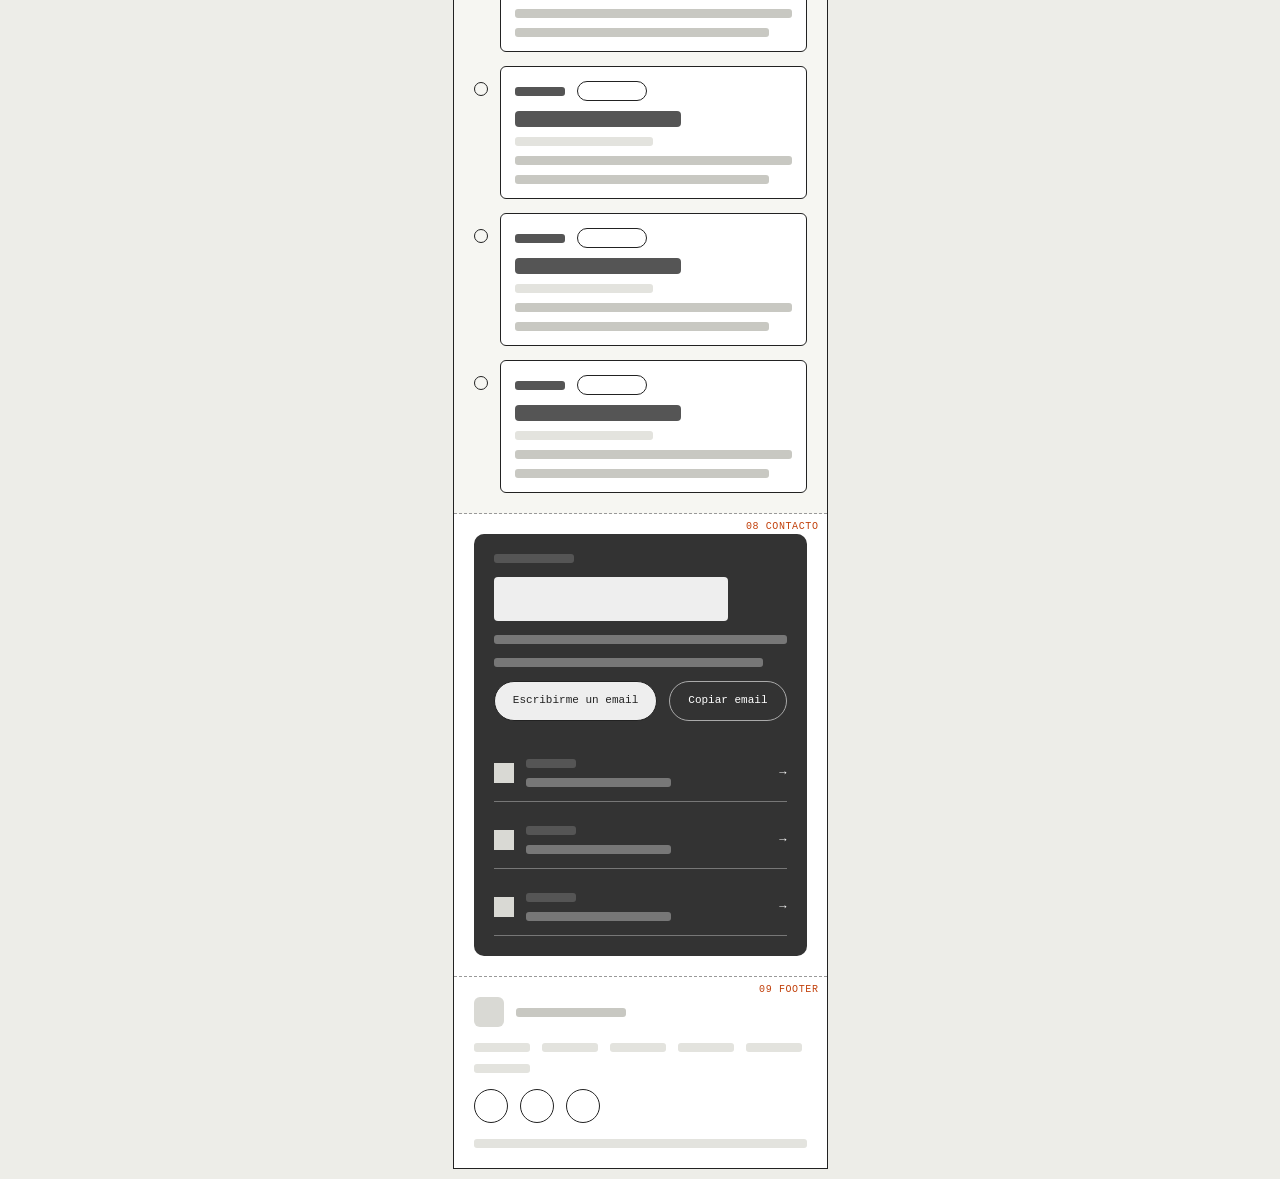
<file: docs/design/wireframe-mobile.html>
<!doctype html><html lang="es"><head><meta charset="utf-8"><title>Wireframe mobile 375 — Valentín Sillero</title><style>
*{box-sizing:border-box}body{margin:0;background:#EDEDE8;font:12px/1.4 ui-monospace,Consolas,monospace;color:#222}
.page{width:375px;margin:24px auto;background:#fff;border:1.5px solid #222}
.sec{position:relative;border-bottom:1.5px dashed #999;padding:20px}
.tag{position:absolute;top:6px;right:8px;font-size:10px;color:#C2410C;text-transform:uppercase;letter-spacing:.06em}
.row{display:flex;gap:12px;align-items:center}.col{display:flex;flex-direction:column;gap:10px}
.grid{display:grid;gap:12px}.b{border:1.5px solid #222;border-radius:6px;background:#fff}
.g{background:#D9D9D4}.l{height:9px;background:#C8C8C2;border-radius:3px}.lt{height:9px;background:#E3E3DE;border-radius:3px}
.x{position:relative;background:#E9E9E4;border:1.5px solid #222;border-radius:6px;overflow:hidden}
.x:before,.x:after{content:"";position:absolute;inset:0;background:linear-gradient(to top right,transparent calc(50% - 1px),#999 50%,transparent calc(50% + 1px))}
.x:after{background:linear-gradient(to top left,transparent calc(50% - 1px),#999 50%,transparent calc(50% + 1px))}
.btn{height:40px;border:1.5px solid #222;border-radius:20px;display:flex;align-items:center;justify-content:center;padding:0 18px;font-size:11px}
.btn.p{background:#222;color:#fff}.pill{height:26px;border:1.5px solid #222;border-radius:13px;width:170px;display:flex;align-items:center;padding:0 10px;font-size:10px}
.h1{height:44px;background:#222;border-radius:4px}.h2{height:24px;background:#555;border-radius:4px}
.chip{height:22px;width:64px;border:1.2px solid #777;border-radius:11px;display:inline-block;margin:0 6px 6px 0}
.dark{background:#333;color:#fff;border-radius:10px;padding:20px}.dark .l{background:#777}.dark .lt{background:#555}
.note{font-size:10px;color:#C2410C}
</style></head><body>
<div class="page">
 <div class="sec row" style="justify-content:space-between;padding-block:14px"><span class="tag">01 Header sticky</span><div class="row"><div class="g" style="width:36px;height:36px;border-radius:8px"></div><div class="l" style="width:110px;background:#555"></div></div><div class="b" style="width:40px;height:40px;border-radius:20px"></div></div>
 <div class="sec col" style="gap:12px"><span class="tag">02 Hero</span>
  <div class="row"><div class="lt" style="width:90px"></div><div class="lt" style="width:200px"></div></div>
  <div class="pill">● Consultá disponibilidad</div>
  <div class="h1" style="width:92%"></div><div class="h2" style="width:80%"></div>
  <div class="row" style="align-items:flex-start;gap:24px"><div class="col" style="flex:1;gap:12px"><div class="l" style="width:100%"></div><div class="l" style="width:92%"></div><div class="l" style="width:70%"></div><div class="row"><div class="btn p">Ver proyectos →</div><div class="btn">Contactarme</div></div></div></div>
  <div class="col" style="gap:12px"><div class="col" style="flex:1;border-top:1.5px solid #222;padding-top:10px"><div class="lt" style="width:60px"></div><div class="l" style="width:80%"></div></div><div class="col" style="flex:1;border-top:1.5px solid #222;padding-top:10px"><div class="lt" style="width:60px"></div><div class="l" style="width:80%"></div></div><div class="col" style="flex:1;border-top:1.5px solid #222;padding-top:10px"><div class="lt" style="width:60px"></div><div class="l" style="width:80%"></div></div></div>
 </div>
 <div class="sec"><span class="tag">03 Métricas</span><div class="grid" style="grid-template-columns:repeat(2,1fr)"><div class="b col" style="padding:16px"><div class="h1" style="width:60%;height:34px"></div><div class="l" style="width:100%"></div><div class="l" style="width:92%"></div><div class="lt" style="width:70%"></div></div><div class="b col" style="padding:16px"><div class="h1" style="width:60%;height:34px"></div><div class="l" style="width:100%"></div><div class="l" style="width:92%"></div><div class="lt" style="width:70%"></div></div><div class="b col" style="padding:16px"><div class="h1" style="width:60%;height:34px"></div><div class="l" style="width:100%"></div><div class="l" style="width:92%"></div><div class="lt" style="width:70%"></div></div><div class="b col" style="padding:16px"><div class="h1" style="width:60%;height:34px"></div><div class="l" style="width:100%"></div><div class="l" style="width:92%"></div><div class="lt" style="width:70%"></div></div></div></div>
 <div class="sec col" style="gap:12px"><span class="tag">07 Sobre mí</span><div class="lt" style="width:90px"></div><div class="h2" style="width:90%"></div>
  <div class="col" style="align-items:flex-start;gap:24px"><div class="x" style="width:100%;height:300px"></div><div class="col" style="flex:1"><div class="l" style="width:100%"></div><div class="l" style="width:92%"></div><div class="l" style="width:70%"></div><div class="l" style="width:100%"></div><div class="l" style="width:92%"></div><div class="grid" style="grid-template-columns:repeat(1,1fr);margin-top:12px"><div class="b col" style="padding:14px"><div class="g" style="width:22px;height:22px;border-radius:4px"></div><div class="l" style="width:70%;background:#555"></div><div class="l" style="width:100%"></div><div class="l" style="width:92%"></div></div><div class="b col" style="padding:14px"><div class="g" style="width:22px;height:22px;border-radius:4px"></div><div class="l" style="width:70%;background:#555"></div><div class="l" style="width:100%"></div><div class="l" style="width:92%"></div></div><div class="b col" style="padding:14px"><div class="g" style="width:22px;height:22px;border-radius:4px"></div><div class="l" style="width:70%;background:#555"></div><div class="l" style="width:100%"></div><div class="l" style="width:92%"></div></div></div></div></div></div>
 <div class="sec col" style="gap:12px;background:#F6F6F2"><span class="tag">04 Habilidades</span><div class="lt" style="width:90px"></div><div class="h2" style="width:90%"></div><div class="l" style="width:100%"></div><div class="grid" style="grid-template-columns:repeat(1,1fr)"><div class="b col" style="padding:18px"><div class="g" style="width:40px;height:40px;border-radius:8px"></div><div class="h2" style="width:50%;height:18px"></div><div class="l" style="width:100%"></div><div class="l" style="width:92%"></div><div><span class="chip"></span><span class="chip"></span><span class="chip"></span><span class="chip"></span><span class="chip"></span><span class="chip"></span></div></div><div class="b col" style="padding:18px"><div class="g" style="width:40px;height:40px;border-radius:8px"></div><div class="h2" style="width:50%;height:18px"></div><div class="l" style="width:100%"></div><div class="l" style="width:92%"></div><div><span class="chip"></span><span class="chip"></span><span class="chip"></span><span class="chip"></span><span class="chip"></span><span class="chip"></span></div></div><div class="b col" style="padding:18px"><div class="g" style="width:40px;height:40px;border-radius:8px"></div><div class="h2" style="width:50%;height:18px"></div><div class="l" style="width:100%"></div><div class="l" style="width:92%"></div><div><span class="chip"></span><span class="chip"></span><span class="chip"></span><span class="chip"></span><span class="chip"></span><span class="chip"></span></div></div><div class="b col" style="padding:18px"><div class="g" style="width:40px;height:40px;border-radius:8px"></div><div class="h2" style="width:50%;height:18px"></div><div class="l" style="width:100%"></div><div class="l" style="width:92%"></div><div><span class="chip"></span><span class="chip"></span><span class="chip"></span><span class="chip"></span><span class="chip"></span><span class="chip"></span></div></div></div></div>
 <div class="sec col" style="gap:12px"><span class="tag">05 Proyectos</span><div class="lt" style="width:90px"></div><div class="h2" style="width:90%"></div><div class="grid" style="grid-template-columns:repeat(1,1fr)"><div class="b col" style="gap:0;overflow:hidden;grid-column:1/-1"><div class="x" style="height:190px"></div><div class="col" style="padding:18px;flex:1"><div class="row"><div class="pill" style="width:90px">TIPO</div><div class="lt" style="width:40px"></div></div><div class="h2" style="width:80%"></div><div class="l" style="width:100%"></div><div class="l" style="width:92%"></div><div class="l" style="width:70%"></div><div class="row" style="border-block:1.2px solid #999;padding:10px 0"><div class="col" style="flex:1"><div class="note">PROBLEMA</div><div class="l" style="width:100%"></div><div class="l" style="width:92%"></div></div><div class="col" style="flex:1"><div class="note">RESULTADO</div><div class="l" style="width:100%"></div><div class="l" style="width:92%"></div></div></div><div><span class="chip"></span><span class="chip"></span><span class="chip"></span><span class="chip"></span><span class="chip"></span><span class="chip"></span></div><div class="row"><div class="btn p">Ver caso / detalles</div><div class="btn">Visitar sitio ↗</div></div></div></div><div class="b col" style="gap:0;overflow:hidden;"><div class="x" style="height:190px"></div><div class="col" style="padding:18px;flex:1"><div class="row"><div class="pill" style="width:90px">TIPO</div><div class="lt" style="width:40px"></div></div><div class="h2" style="width:80%"></div><div class="l" style="width:100%"></div><div class="l" style="width:92%"></div><div class="l" style="width:70%"></div><div class="row" style="border-block:1.2px solid #999;padding:10px 0"><div class="col" style="flex:1"><div class="note">PROBLEMA</div><div class="l" style="width:100%"></div><div class="l" style="width:92%"></div></div><div class="col" style="flex:1"><div class="note">RESULTADO</div><div class="l" style="width:100%"></div><div class="l" style="width:92%"></div></div></div><div><span class="chip"></span><span class="chip"></span><span class="chip"></span><span class="chip"></span><span class="chip"></span><span class="chip"></span></div><div class="row"><div class="btn p">Ver caso / detalles</div><div class="btn">Visitar sitio ↗</div></div></div></div><div class="b col" style="gap:0;overflow:hidden;"><div class="x" style="height:190px"></div><div class="col" style="padding:18px;flex:1"><div class="row"><div class="pill" style="width:90px">TIPO</div><div class="lt" style="width:40px"></div></div><div class="h2" style="width:80%"></div><div class="l" style="width:100%"></div><div class="l" style="width:92%"></div><div class="l" style="width:70%"></div><div class="row" style="border-block:1.2px solid #999;padding:10px 0"><div class="col" style="flex:1"><div class="note">PROBLEMA</div><div class="l" style="width:100%"></div><div class="l" style="width:92%"></div></div><div class="col" style="flex:1"><div class="note">RESULTADO</div><div class="l" style="width:100%"></div><div class="l" style="width:92%"></div></div></div><div><span class="chip"></span><span class="chip"></span><span class="chip"></span><span class="chip"></span><span class="chip"></span><span class="chip"></span></div><div class="row"><div class="btn p">Ver caso / detalles</div><div class="btn">Visitar sitio ↗</div></div></div></div></div><div class="note">Destacado (cliente real) a todo el ancho · imagen = marco de navegador con captura real</div></div>
 <div class="sec" style="background:#F6F6F2"><span class="tag">06 Experiencia</span><div class="col" style="align-items:flex-start;gap:24px"><div class="col" style="flex:5"><div class="lt" style="width:90px"></div><div class="h2" style="width:90%"></div><div class="h2" style="width:60%"></div></div><div class="col" style="flex:7;gap:14px;width:100%"><div class="row" style="align-items:flex-start"><div style="width:14px;height:14px;border:1.5px solid #222;border-radius:7px;margin-top:16px;flex:none"></div><div class="b col" style="padding:14px;flex:1"><div class="row"><div class="l" style="width:50px;background:#555"></div><div class="pill" style="width:70px;height:20px"></div></div><div class="h2" style="width:60%;height:16px"></div><div class="lt" style="width:50%"></div><div class="l" style="width:100%"></div><div class="l" style="width:92%"></div></div></div><div class="row" style="align-items:flex-start"><div style="width:14px;height:14px;border:1.5px solid #222;border-radius:7px;margin-top:16px;flex:none"></div><div class="b col" style="padding:14px;flex:1"><div class="row"><div class="l" style="width:50px;background:#555"></div><div class="pill" style="width:70px;height:20px"></div></div><div class="h2" style="width:60%;height:16px"></div><div class="lt" style="width:50%"></div><div class="l" style="width:100%"></div><div class="l" style="width:92%"></div></div></div><div class="row" style="align-items:flex-start"><div style="width:14px;height:14px;border:1.5px solid #222;border-radius:7px;margin-top:16px;flex:none"></div><div class="b col" style="padding:14px;flex:1"><div class="row"><div class="l" style="width:50px;background:#555"></div><div class="pill" style="width:70px;height:20px"></div></div><div class="h2" style="width:60%;height:16px"></div><div class="lt" style="width:50%"></div><div class="l" style="width:100%"></div><div class="l" style="width:92%"></div></div></div><div class="row" style="align-items:flex-start"><div style="width:14px;height:14px;border:1.5px solid #222;border-radius:7px;margin-top:16px;flex:none"></div><div class="b col" style="padding:14px;flex:1"><div class="row"><div class="l" style="width:50px;background:#555"></div><div class="pill" style="width:70px;height:20px"></div></div><div class="h2" style="width:60%;height:16px"></div><div class="lt" style="width:50%"></div><div class="l" style="width:100%"></div><div class="l" style="width:92%"></div></div></div></div></div></div>
 <div class="sec"><span class="tag">08 Contacto</span><div class="dark col" style="gap:24px;align-items:flex-end"><div class="col" style="flex:1.3;gap:14px"><div class="lt" style="width:80px"></div><div class="h1" style="width:80%;background:#eee"></div><div class="l" style="width:100%"></div><div class="l" style="width:92%"></div><div class="row"><div class="btn" style="background:#eee;color:#222">Escribirme un email</div><div class="btn" style="border-color:#aaa">Copiar email</div></div></div><div class="col" style="flex:1;width:100%"><div class="row" style="border-bottom:1px solid #777;padding:14px 0"><div class="g" style="width:20px;height:20px"></div><div class="col" style="flex:1"><div class="lt" style="width:50px"></div><div class="l" style="width:60%"></div></div><div>→</div></div><div class="row" style="border-bottom:1px solid #777;padding:14px 0"><div class="g" style="width:20px;height:20px"></div><div class="col" style="flex:1"><div class="lt" style="width:50px"></div><div class="l" style="width:60%"></div></div><div>→</div></div><div class="row" style="border-bottom:1px solid #777;padding:14px 0"><div class="g" style="width:20px;height:20px"></div><div class="col" style="flex:1"><div class="lt" style="width:50px"></div><div class="l" style="width:60%"></div></div><div>→</div></div></div></div></div>
 <div class="sec col" style="gap:16px;border-bottom:0"><span class="tag">09 Footer</span><div class="col" style="justify-content:space-between;gap:16px"><div class="row"><div class="g" style="width:30px;height:30px;border-radius:6px"></div><div class="l" style="width:110px"></div></div><div class="row" style="flex-wrap:wrap"><div class="lt" style="width:56px"></div><div class="lt" style="width:56px"></div><div class="lt" style="width:56px"></div><div class="lt" style="width:56px"></div><div class="lt" style="width:56px"></div><div class="lt" style="width:56px"></div></div><div class="row"><div class="b" style="width:34px;height:34px;border-radius:17px"></div><div class="b" style="width:34px;height:34px;border-radius:17px"></div><div class="b" style="width:34px;height:34px;border-radius:17px"></div></div></div><div class="lt" style="width:100%"></div></div>
</div></body></html>
</file>
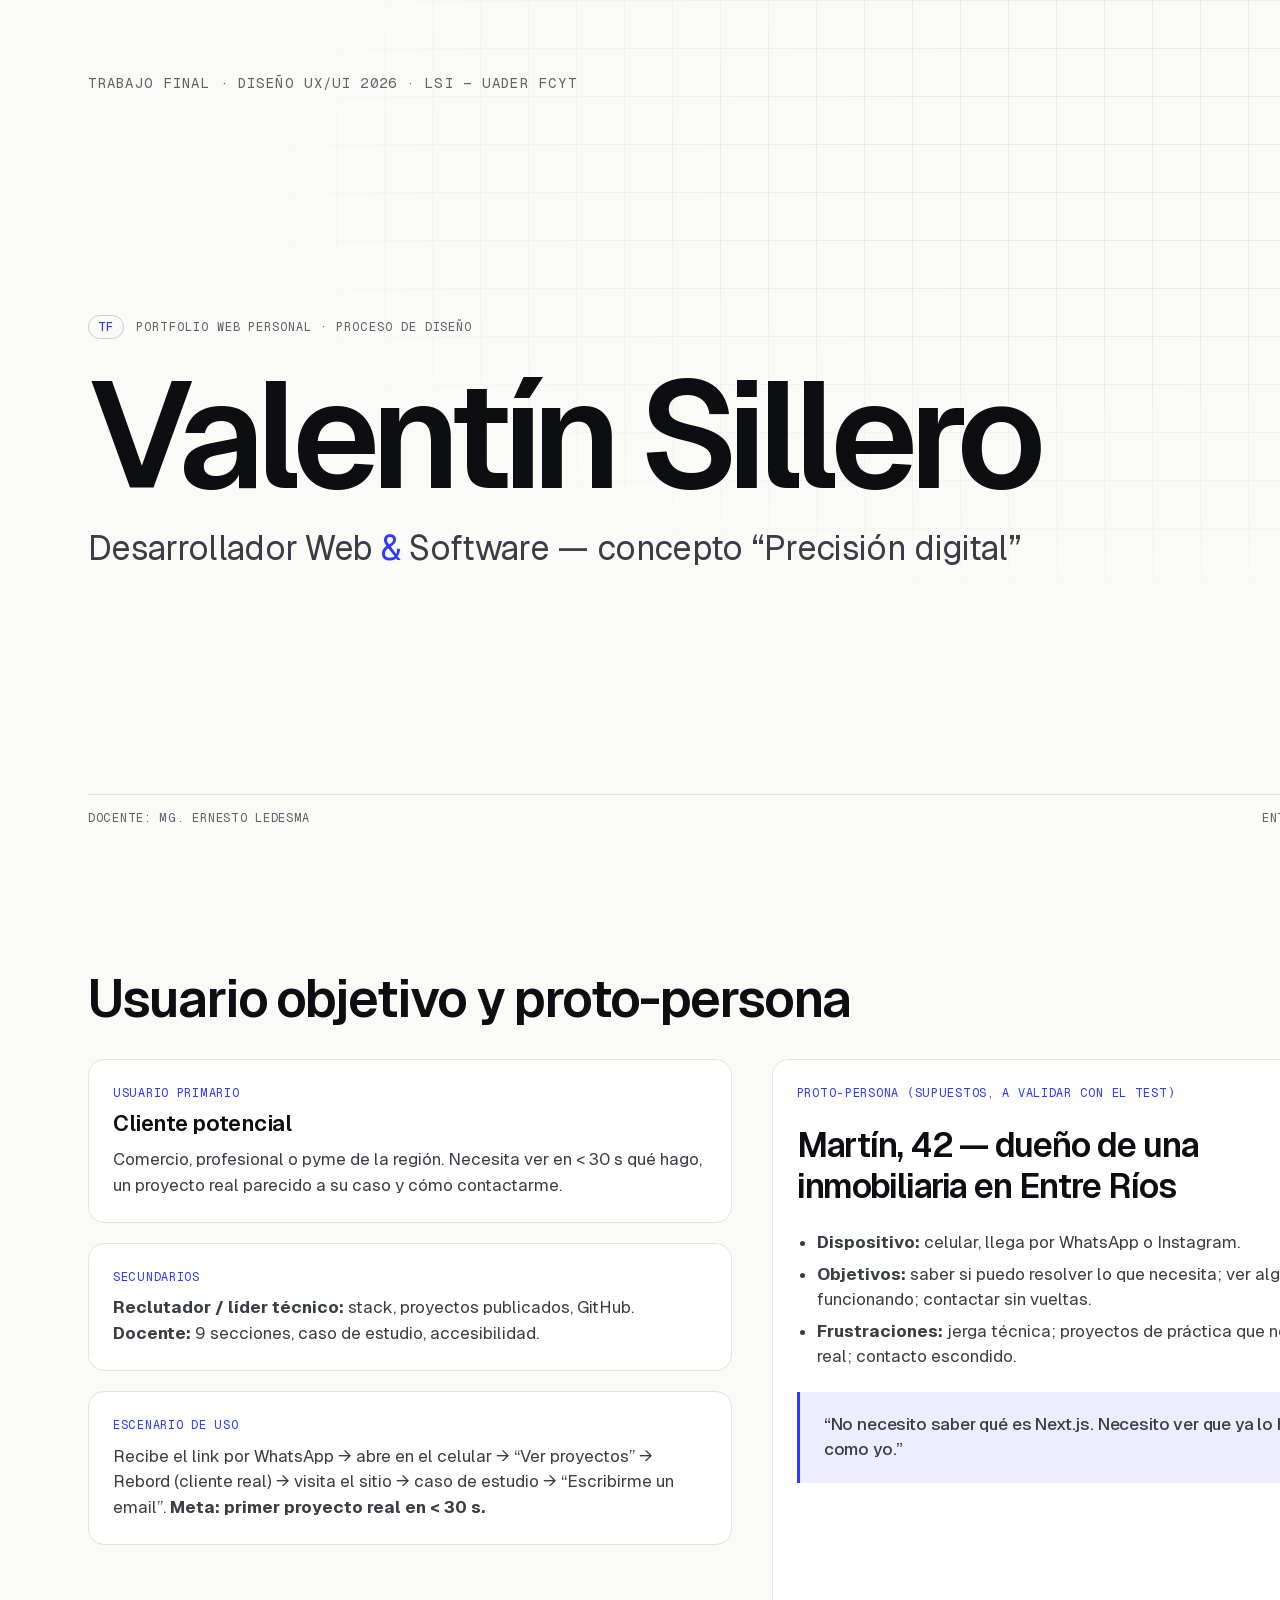
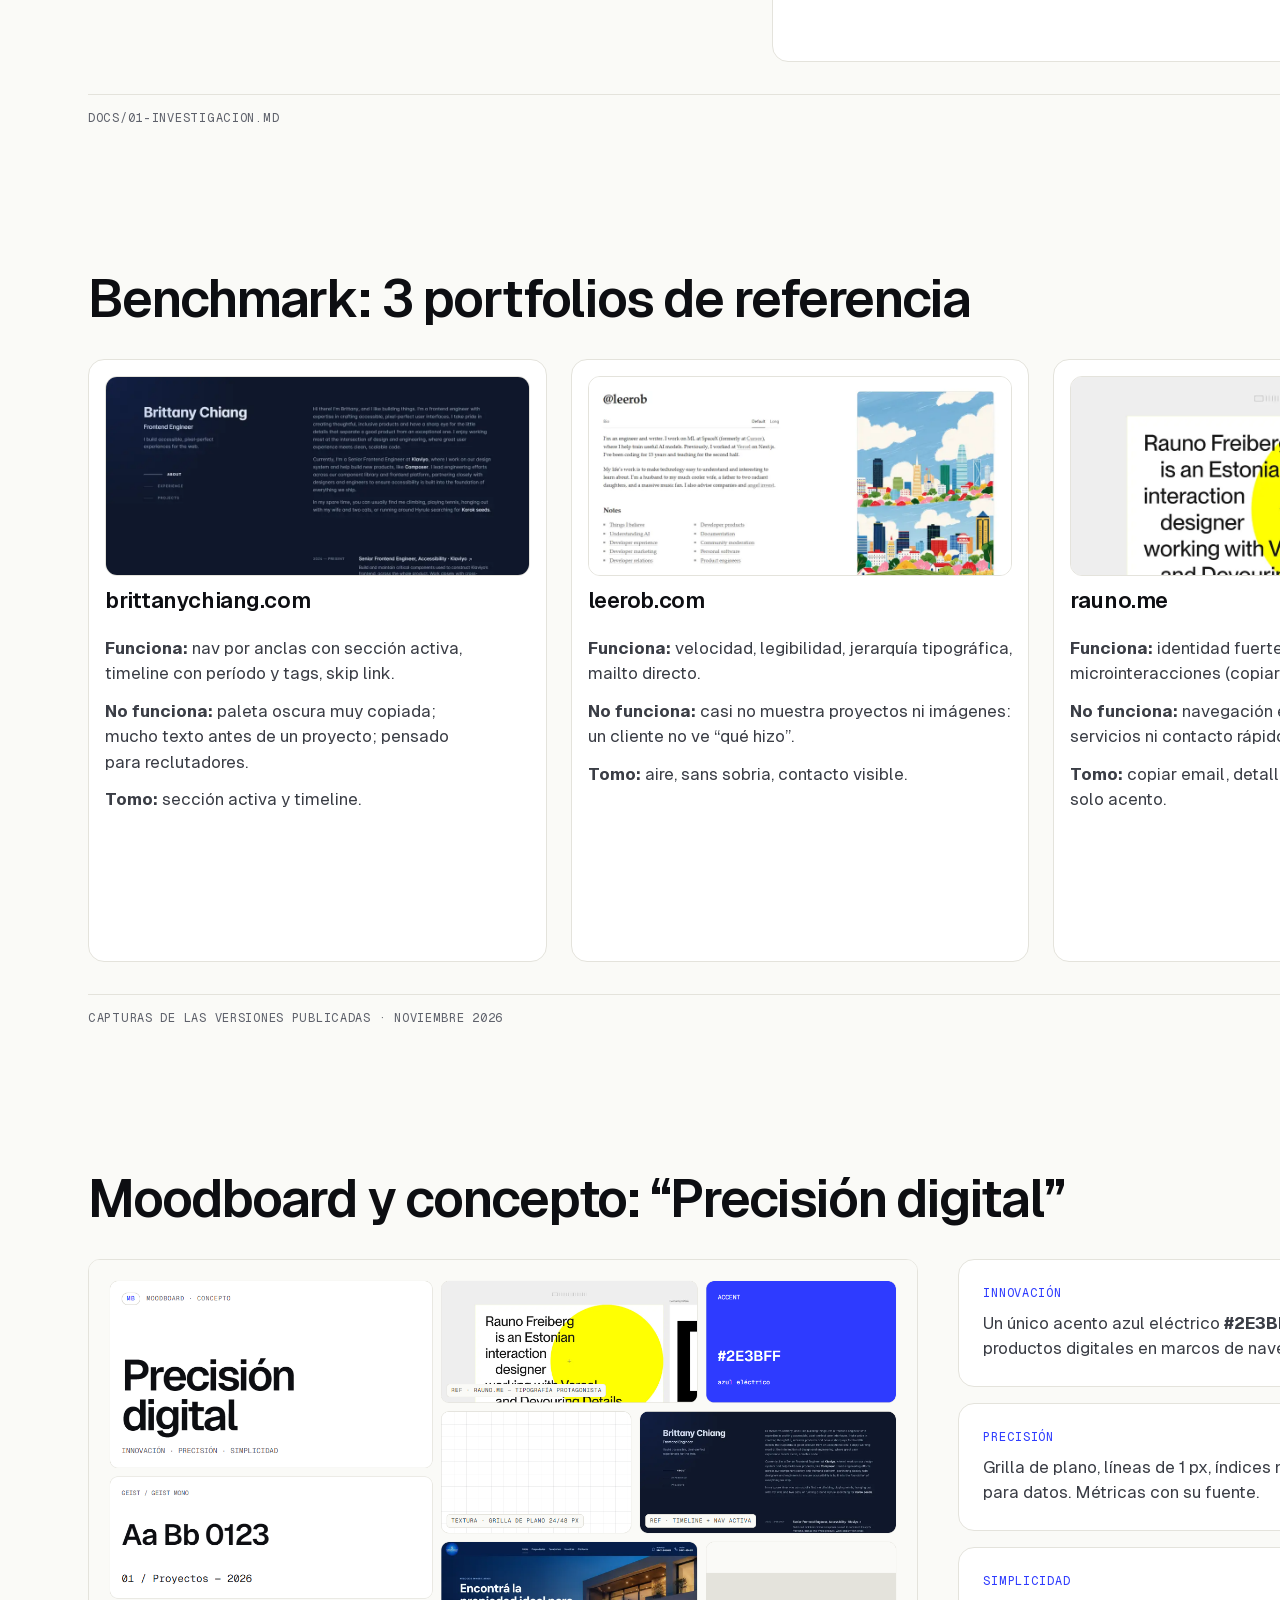
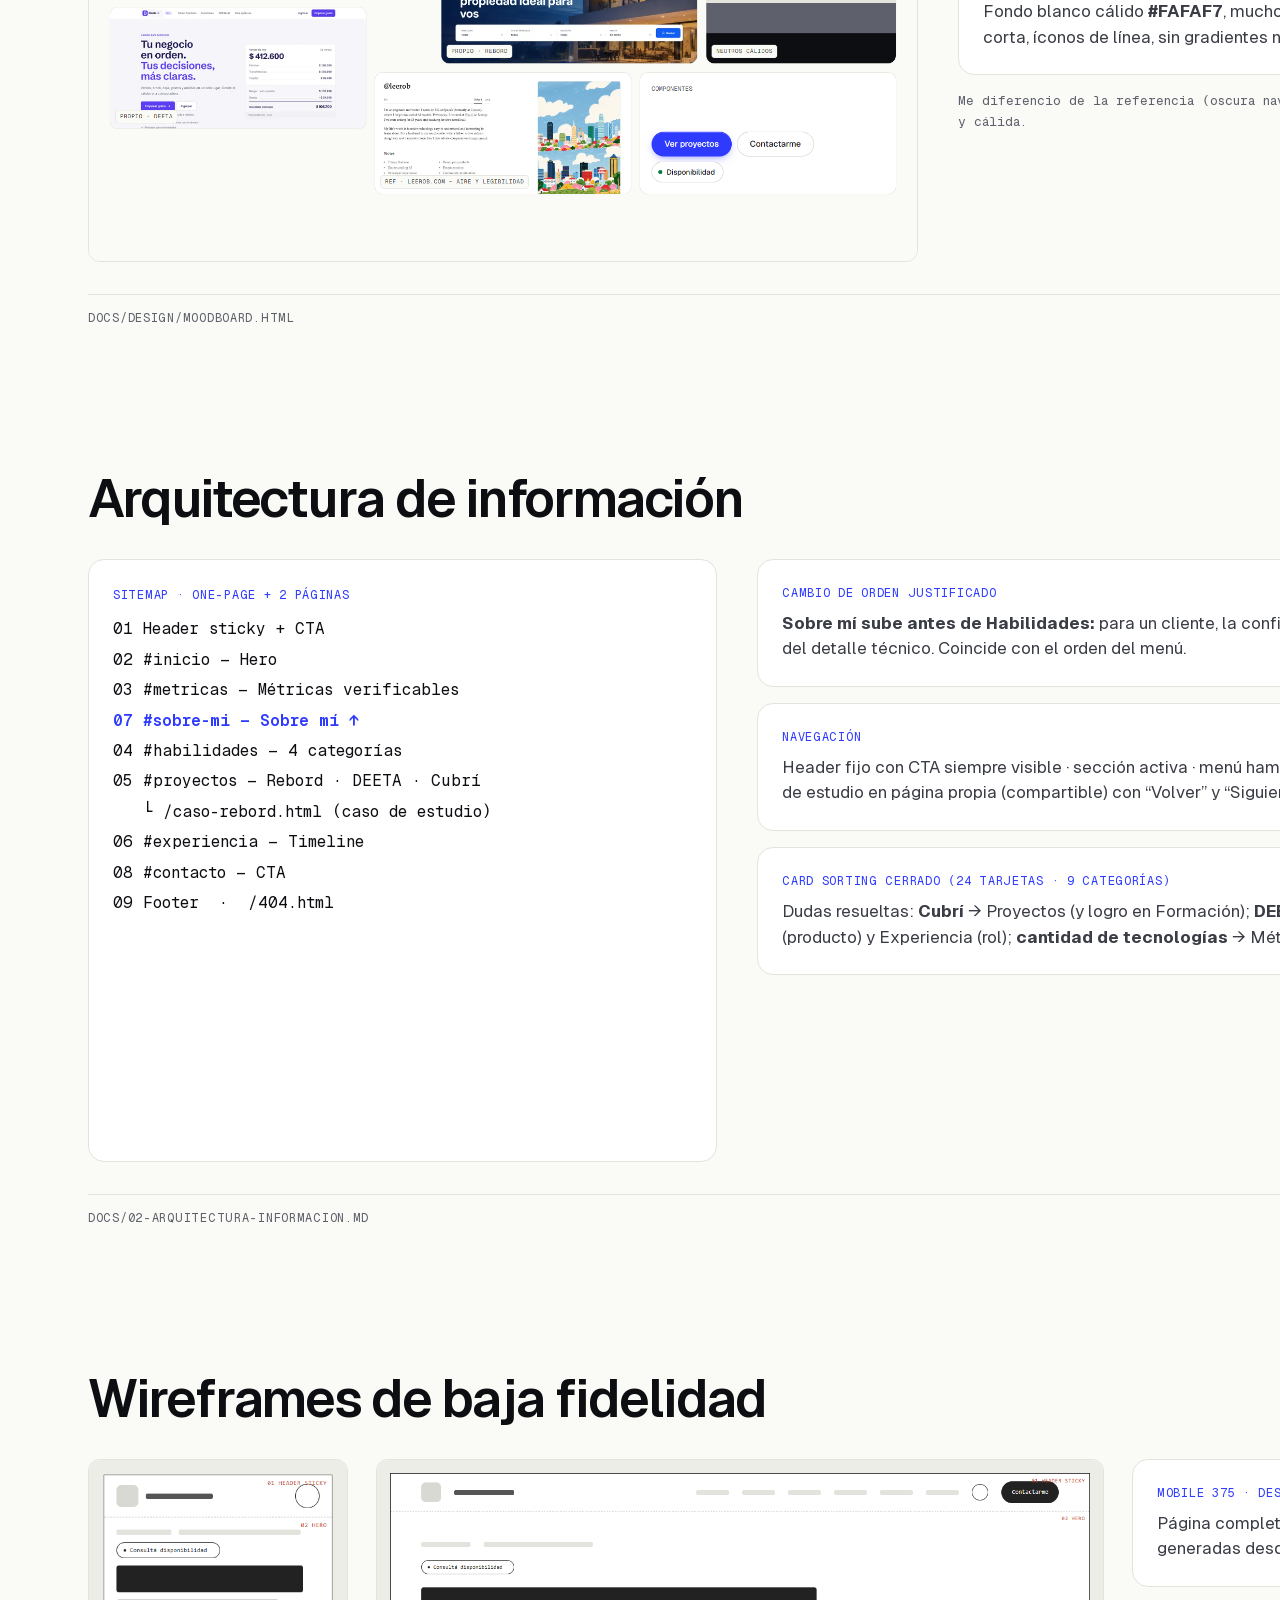
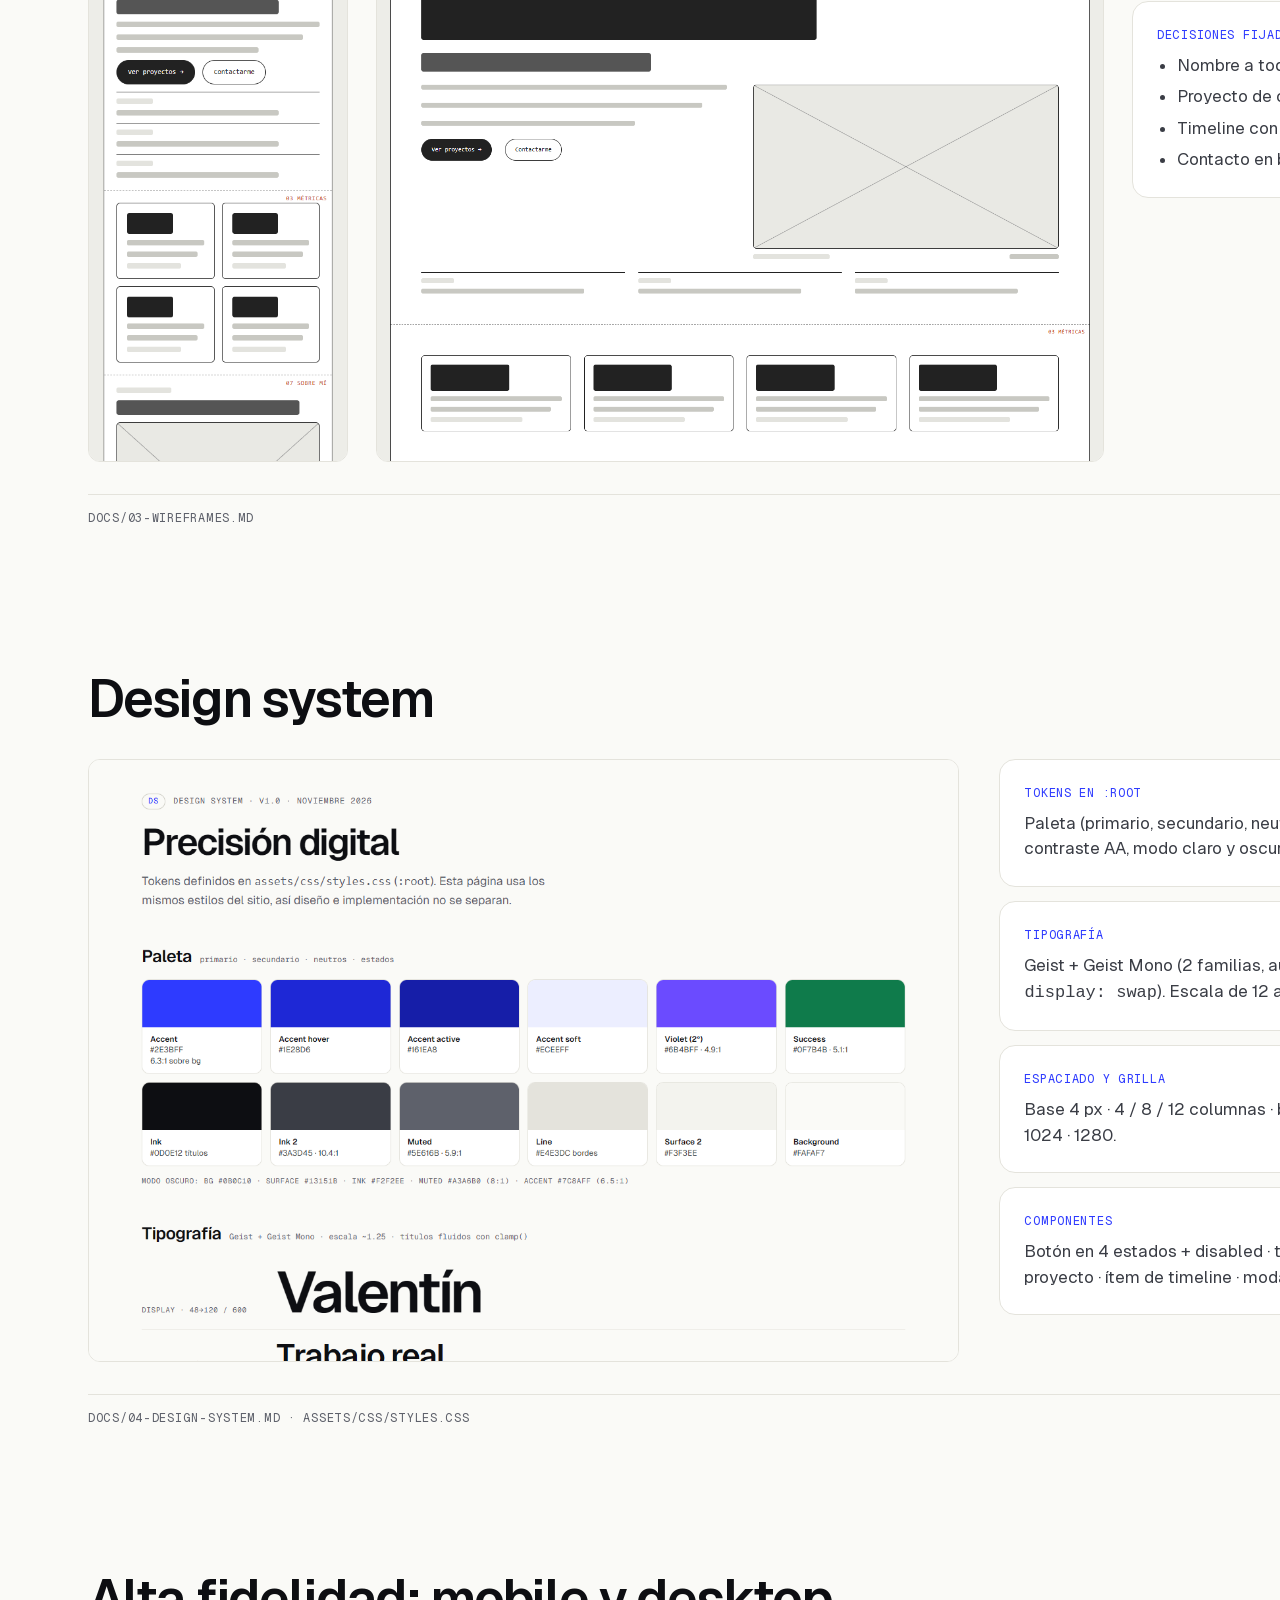
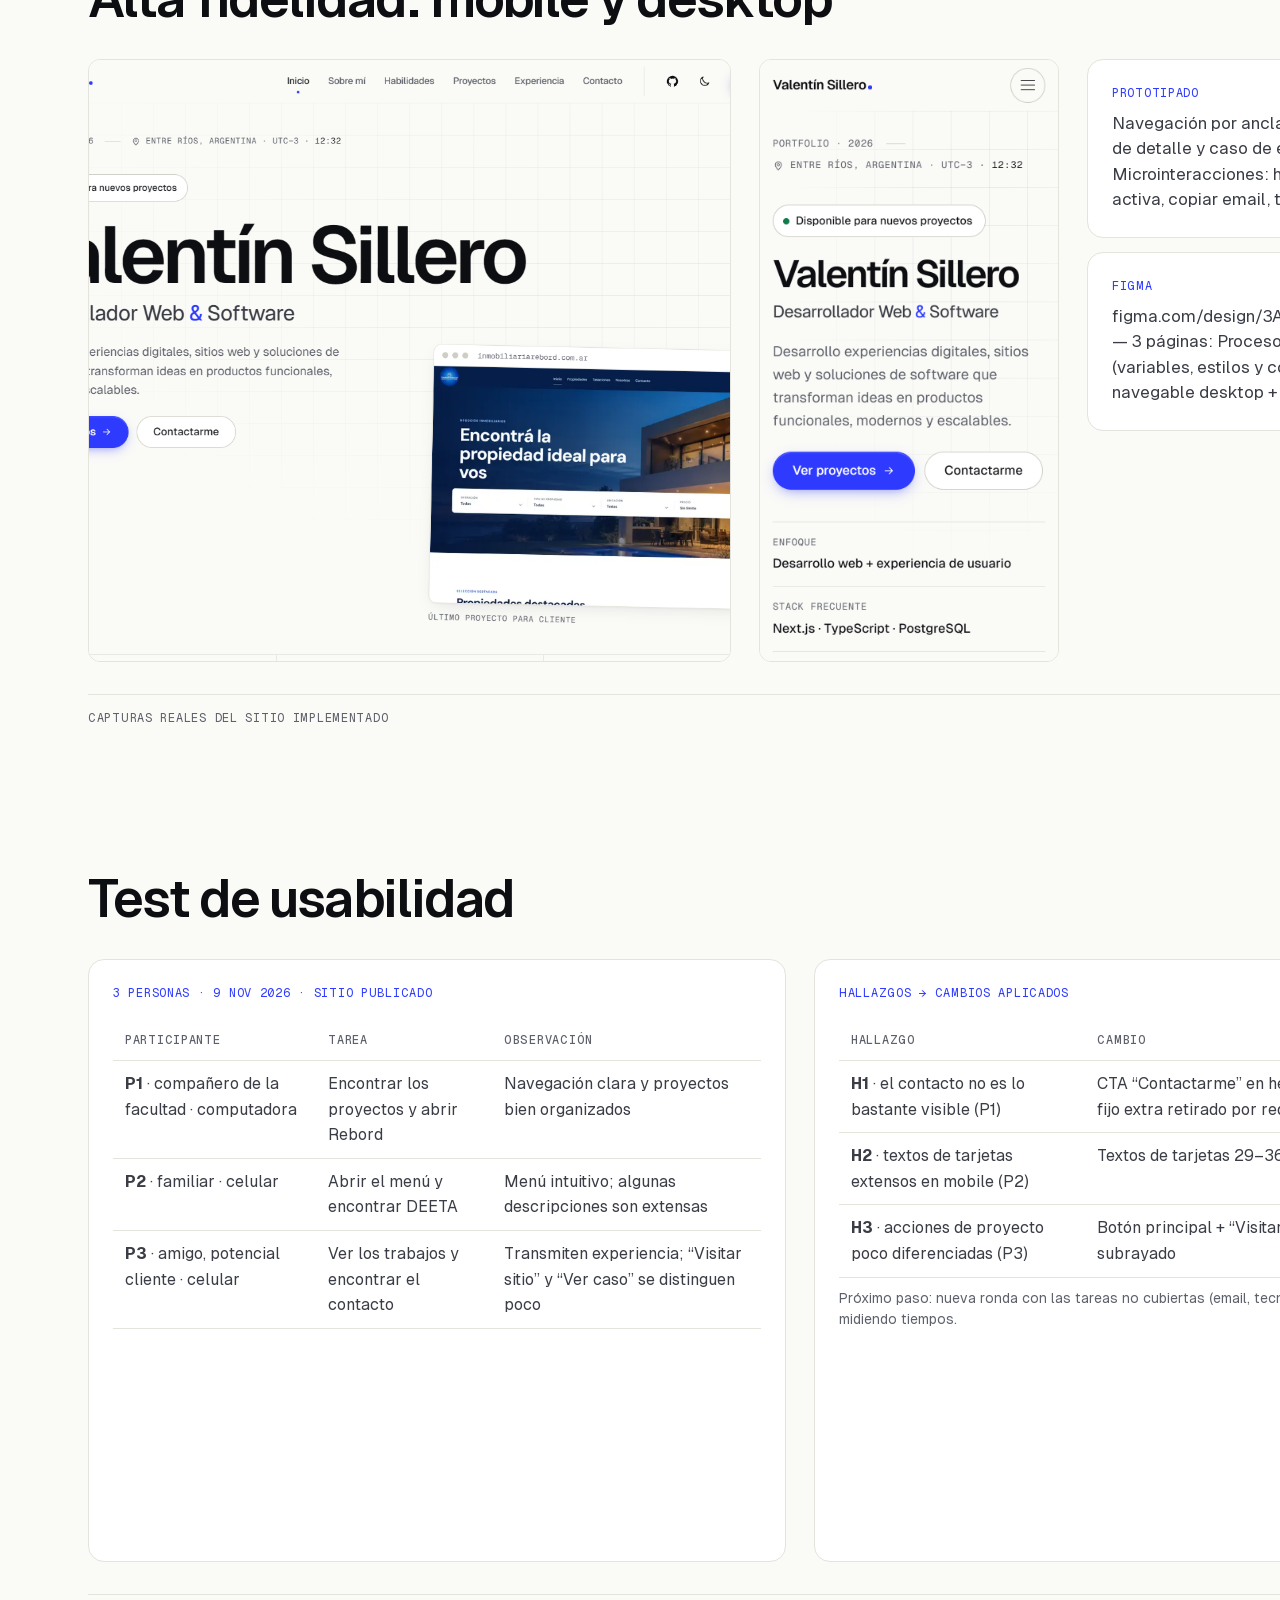
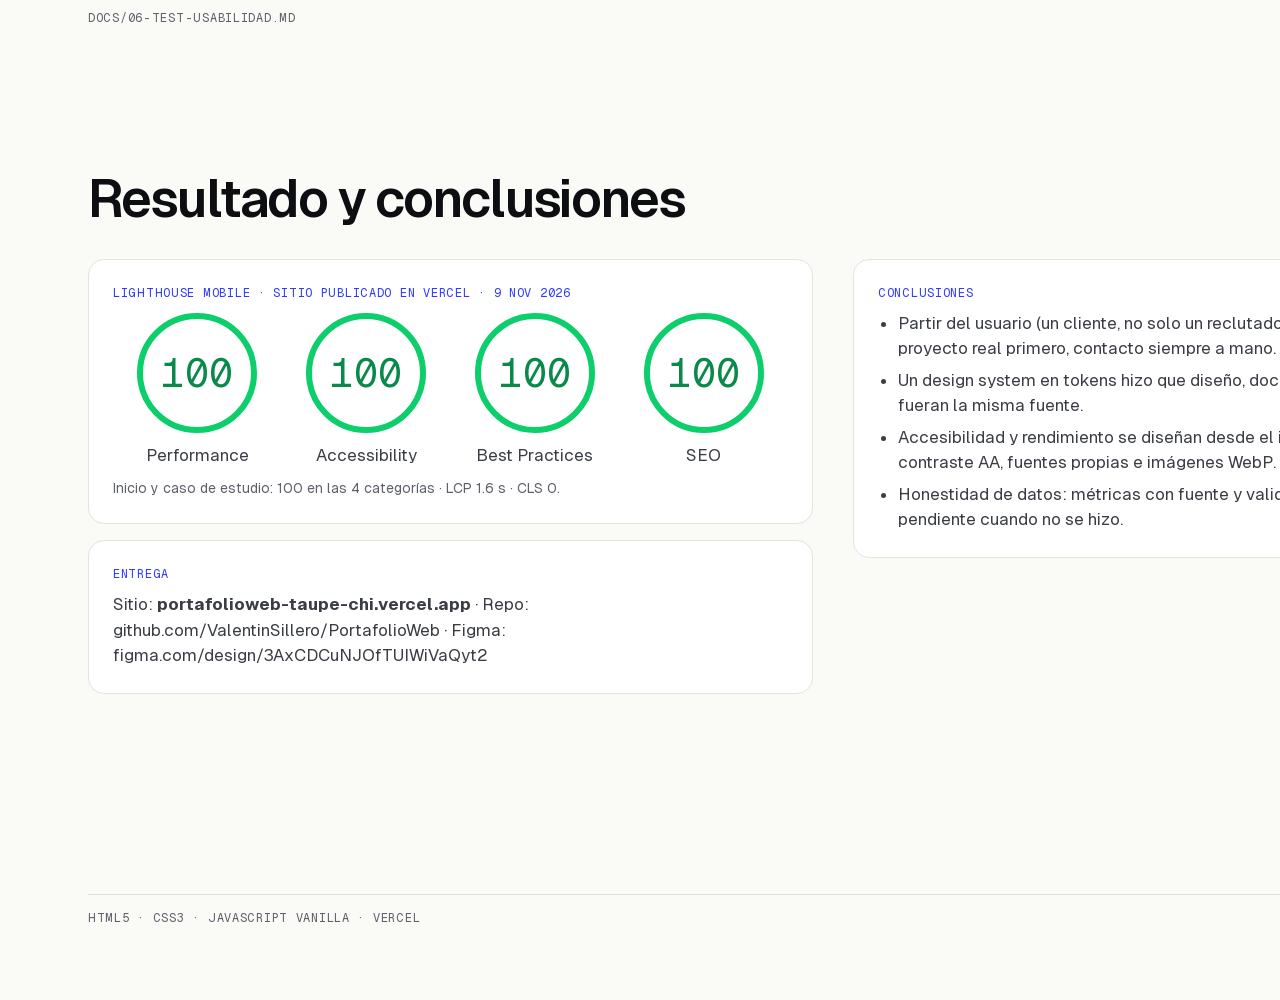
<file: docs/presentacion/presentacion.html>
<!doctype html>
<html lang="es-AR">
<head>
  <meta charset="utf-8">
  <title>Proceso UX/UI — Portfolio Valentín Sillero</title>
  <link rel="stylesheet" href="../../assets/css/styles.css">
  <style>
    @page { size: 1600px 900px; margin: 0; }
    html { scroll-behavior: auto; }
    body { margin: 0; background: #ddd; }
    .slide { width: 1600px; height: 900px; position: relative; overflow: hidden; background: var(--c-bg); padding: 72px 88px; display: grid; grid-template-rows: auto 1fr auto; gap: 32px; page-break-after: always; break-after: page; margin: 0 auto; }
    .slide + .slide { margin-top: 0; }
    .s-head { display: flex; justify-content: space-between; align-items: baseline; }
    .s-num { font-family: var(--font-mono); font-size: 14px; color: var(--c-muted); text-transform: uppercase; letter-spacing: .08em; }
    .s-title { font-size: 52px; letter-spacing: -.04em; line-height: 1.05; color: var(--c-ink); font-weight: 600; max-width: 1100px; }
    .s-foot { display: flex; justify-content: space-between; font-family: var(--font-mono); font-size: 12px; color: var(--c-muted); text-transform: uppercase; letter-spacing: .06em; border-top: 1px solid var(--c-line); padding-top: 14px; }
    .s-body { min-height: 0; }
    .cols { display: grid; gap: 40px; height: 100%; }
    .card { border: 1px solid var(--c-line); border-radius: 16px; background: var(--c-surface); padding: 24px; }
    .card h3 { font-size: 22px; margin-bottom: 10px; }
    .card p, .card li { font-size: 17px; color: var(--c-ink-2); line-height: 1.5; }
    .card ul { padding-left: 20px; display: grid; gap: 6px; }
    .lbl { font-family: var(--font-mono); font-size: 12px; color: var(--c-accent); text-transform: uppercase; letter-spacing: .06em; margin-bottom: 8px; display: block; }
    .img { border: 1px solid var(--c-line); border-radius: 12px; overflow: hidden; background: var(--c-surface); }
    .img img { width: 100%; height: 100%; object-fit: cover; object-position: top; }
    .pending { border: 1.5px dashed var(--c-line-strong); background: var(--c-surface-2); }
    .big { font-size: 22px; color: var(--c-ink-2); line-height: 1.5; }
    .score { display: grid; place-items: center; width: 120px; height: 120px; border-radius: 50%; border: 6px solid #0CCE6B; font-family: var(--font-mono); font-size: 40px; color: #0A8A4A; margin: 0 auto 10px; }
    table { border-collapse: collapse; width: 100%; font-size: 16px; }
    th, td { text-align: left; padding: 10px 12px; border-bottom: 1px solid var(--c-line); vertical-align: top; color: var(--c-ink-2); }
    th { font-family: var(--font-mono); font-size: 12px; text-transform: uppercase; letter-spacing: .06em; color: var(--c-muted); font-weight: 500; }
    .cover { background: var(--c-bg); }
  </style>
</head>
<body>

<!-- 1 · Portada -->
<section class="slide cover">
  <div class="hero-grid-bg" aria-hidden="true"></div>
  <div class="s-head" style="position:relative"><span class="s-num">Trabajo Final · Diseño UX/UI 2026 · LSI — UADER FCyT</span><span class="s-num">01 / 10</span></div>
  <div style="position:relative;align-self:center">
    <p class="eyebrow mono"><span>TF</span> Portfolio web personal · Proceso de diseño</p>
    <h1 style="font-size:150px;line-height:.92;letter-spacing:-.06em;margin-top:28px">Valentín Sillero</h1>
    <p style="font-size:34px;color:var(--c-ink-2);margin-top:16px;letter-spacing:-.02em">Desarrollador Web <span class="accent">&amp;</span> Software — concepto “Precisión digital”</p>
  </div>
  <div class="s-foot" style="position:relative"><span>Docente: Mg. Ernesto Ledesma</span><span>Entrega: 10 de noviembre de 2026</span></div>
</section>

<!-- 2 · Usuario -->
<section class="slide">
  <div class="s-head"><h2 class="s-title">Usuario objetivo y proto-persona</h2><span class="s-num">02 / 10</span></div>
  <div class="s-body cols" style="grid-template-columns:1fr 1.15fr">
    <div style="display:grid;gap:20px;align-content:start">
      <div class="card"><span class="lbl">Usuario primario</span><h3>Cliente potencial</h3><p>Comercio, profesional o pyme de la región. Necesita ver en &lt; 30 s qué hago, un proyecto real parecido a su caso y cómo contactarme.</p></div>
      <div class="card"><span class="lbl">Secundarios</span><p><b>Reclutador / líder técnico:</b> stack, proyectos publicados, GitHub.<br><b>Docente:</b> 9 secciones, caso de estudio, accesibilidad.</p></div>
      <div class="card"><span class="lbl">Escenario de uso</span><p>Recibe el link por WhatsApp → abre en el celular → “Ver proyectos” → Rebord (cliente real) → visita el sitio → caso de estudio → “Escribirme un email”. <b>Meta: primer proyecto real en &lt; 30 s.</b></p></div>
    </div>
    <div class="card" style="display:grid;gap:14px;align-content:start">
      <span class="lbl">Proto-persona (supuestos, a validar con el test)</span>
      <h3 style="font-size:34px;letter-spacing:-.03em">Martín, 42 — dueño de una inmobiliaria en Entre Ríos</h3>
      <ul>
        <li><b>Dispositivo:</b> celular, llega por WhatsApp o Instagram.</li>
        <li><b>Objetivos:</b> saber si puedo resolver lo que necesita; ver algo terminado y funcionando; contactar sin vueltas.</li>
        <li><b>Frustraciones:</b> jerga técnica; proyectos de práctica que no se parecen a un negocio real; contacto escondido.</li>
      </ul>
      <p class="cs-quote" style="margin-top:8px">“No necesito saber qué es Next.js. Necesito ver que ya lo hiciste para alguien como yo.”</p>
    </div>
  </div>
  <div class="s-foot"><span>docs/01-investigacion.md</span><span>Investigación</span></div>
</section>

<!-- 3 · Benchmark -->
<section class="slide">
  <div class="s-head"><h2 class="s-title">Benchmark: 3 portfolios de referencia</h2><span class="s-num">03 / 10</span></div>
  <div class="s-body cols" style="grid-template-columns:repeat(3,1fr);gap:24px">
    <div class="card" style="padding:16px;display:grid;gap:12px;align-content:start"><div class="img" style="height:200px"><img src="../img/bench-brittanychiang.webp" alt=""></div><h3>brittanychiang.com</h3><p><b>Funciona:</b> nav por anclas con sección activa, timeline con período y tags, skip link.</p><p><b>No funciona:</b> paleta oscura muy copiada; mucho texto antes de un proyecto; pensado para reclutadores.</p><p><b>Tomo:</b> sección activa y timeline.</p></div>
    <div class="card" style="padding:16px;display:grid;gap:12px;align-content:start"><div class="img" style="height:200px"><img src="../img/bench-leerob.webp" alt=""></div><h3>leerob.com</h3><p><b>Funciona:</b> velocidad, legibilidad, jerarquía tipográfica, mailto directo.</p><p><b>No funciona:</b> casi no muestra proyectos ni imágenes: un cliente no ve “qué hizo”.</p><p><b>Tomo:</b> aire, sans sobria, contacto visible.</p></div>
    <div class="card" style="padding:16px;display:grid;gap:12px;align-content:start"><div class="img" style="height:200px"><img src="../img/bench-rauno.webp" alt=""></div><h3>rauno.me</h3><p><b>Funciona:</b> identidad fuerte con pocos recursos; microinteracciones (copiar email).</p><p><b>No funciona:</b> navegación experimental; no comunica servicios ni contacto rápido.</p><p><b>Tomo:</b> copiar email, detalle tipográfico, un solo acento.</p></div>
  </div>
  <div class="s-foot"><span>Capturas de las versiones publicadas · noviembre 2026</span><span>Investigación</span></div>
</section>

<!-- 4 · Moodboard -->
<section class="slide">
  <div class="s-head"><h2 class="s-title">Moodboard y concepto: “Precisión digital”</h2><span class="s-num">04 / 10</span></div>
  <div class="s-body cols" style="grid-template-columns:1.5fr 1fr">
    <div class="img"><img src="../img/moodboard.png" alt="" style="object-fit:contain;background:var(--c-bg)"></div>
    <div style="display:grid;gap:16px;align-content:start">
      <div class="card"><span class="lbl">Innovación</span><p>Un único acento azul eléctrico <b>#2E3BFF</b>; capturas reales de productos digitales en marcos de navegador.</p></div>
      <div class="card"><span class="lbl">Precisión</span><p>Grilla de plano, líneas de 1 px, índices numerados y <b>Geist Mono</b> para datos. Métricas con su fuente.</p></div>
      <div class="card"><span class="lbl">Simplicidad</span><p>Fondo blanco cálido <b>#FAFAF7</b>, mucho aire, escala tipográfica corta, íconos de línea, sin gradientes ni emojis.</p></div>
      <p class="mono" style="font-size:13px;color:var(--c-muted)">Me diferencio de la referencia (oscura navy + verde) con una base clara y cálida.</p>
    </div>
  </div>
  <div class="s-foot"><span>docs/design/moodboard.html</span><span>Concepto visual</span></div>
</section>

<!-- 5 · Arquitectura -->
<section class="slide">
  <div class="s-head"><h2 class="s-title">Arquitectura de información</h2><span class="s-num">05 / 10</span></div>
  <div class="s-body cols" style="grid-template-columns:1fr 1.2fr">
    <div class="card" style="font-family:var(--font-mono);font-size:16px;line-height:1.9;color:var(--c-ink)">
      <span class="lbl">Sitemap · one-page + 2 páginas</span>
      01 Header sticky + CTA<br>02 #inicio — Hero<br>03 #metricas — Métricas verificables<br><b class="accent">07 #sobre-mi — Sobre mí ↑</b><br>04 #habilidades — 4 categorías<br>05 #proyectos — Rebord · DEETA · Cubrí<br>&nbsp;&nbsp;&nbsp;└ /caso-rebord.html (caso de estudio)<br>06 #experiencia — Timeline<br>08 #contacto — CTA<br>09 Footer &nbsp;·&nbsp; /404.html
    </div>
    <div style="display:grid;gap:16px;align-content:start">
      <div class="card"><span class="lbl">Cambio de orden justificado</span><p><b>Sobre mí sube antes de Habilidades:</b> para un cliente, la confianza personal va antes del detalle técnico. Coincide con el orden del menú.</p></div>
      <div class="card"><span class="lbl">Navegación</span><p>Header fijo con CTA siempre visible · sección activa · menú hamburguesa accesible · caso de estudio en página propia (compartible) con “Volver” y “Siguiente proyecto”.</p></div>
      <div class="card"><span class="lbl">Card sorting cerrado (24 tarjetas · 9 categorías)</span><p>Dudas resueltas: <b>Cubrí</b> → Proyectos (y logro en Formación); <b>DEETA</b> → Proyectos (producto) y Experiencia (rol); <b>cantidad de tecnologías</b> → Métricas.</p></div>
    </div>
  </div>
  <div class="s-foot"><span>docs/02-arquitectura-informacion.md</span><span>Arquitectura</span></div>
</section>

<!-- 6 · Wireframes -->
<section class="slide">
  <div class="s-head"><h2 class="s-title">Wireframes de baja fidelidad</h2><span class="s-num">06 / 10</span></div>
  <div class="s-body cols" style="grid-template-columns:260px 1fr 380px;gap:28px">
    <div class="img"><img src="../img/wireframe-mobile.png" alt=""></div>
    <div class="img"><img src="../img/wireframe-desktop.png" alt=""></div>
    <div style="display:grid;gap:14px;align-content:start">
      <div class="card"><span class="lbl">Mobile 375 · Desktop 1280</span><p>Página completa con las 9 secciones, generadas desde una misma estructura.</p></div>
      <div class="card"><span class="lbl">Decisiones fijadas</span><ul><li>Nombre a todo el ancho en el hero.</li><li>Proyecto de cliente real destacado.</li><li>Timeline con título fijo a la izquierda.</li><li>Contacto en bloque oscuro de cierre.</li></ul></div>
    </div>
  </div>
  <div class="s-foot"><span>docs/03-wireframes.md</span><span>Wireframes</span></div>
</section>

<!-- 7 · Design system -->
<section class="slide">
  <div class="s-head"><h2 class="s-title">Design system</h2><span class="s-num">07 / 10</span></div>
  <div class="s-body cols" style="grid-template-columns:1.7fr 1fr">
    <div class="img"><img src="../img/design-system.png" alt=""></div>
    <div style="display:grid;gap:14px;align-content:start">
      <div class="card"><span class="lbl">Tokens en :root</span><p>Paleta (primario, secundario, neutros, estados) con contraste AA, modo claro y oscuro.</p></div>
      <div class="card"><span class="lbl">Tipografía</span><p>Geist + Geist Mono (2 familias, auto-hospedadas, <code>font-display: swap</code>). Escala de 12 a 120 px.</p></div>
      <div class="card"><span class="lbl">Espaciado y grilla</span><p>Base 4 px · 4 / 8 / 12 columnas · breakpoints 640 · 768 · 1024 · 1280.</p></div>
      <div class="card"><span class="lbl">Componentes</span><p>Botón en 4 estados + disabled · tag · pill · badge · tarjeta de proyecto · ítem de timeline · modal.</p></div>
    </div>
  </div>
  <div class="s-foot"><span>docs/04-design-system.md · assets/css/styles.css</span><span>Design system</span></div>
</section>

<!-- 8 · Prototipos -->
<section class="slide">
  <div class="s-head"><h2 class="s-title">Alta fidelidad: mobile y desktop</h2><span class="s-num">08 / 10</span></div>
  <div class="s-body cols" style="grid-template-columns:1.9fr 300px 1fr;gap:28px">
    <div class="img"><img src="../img/sitio-desktop.png" alt=""></div>
    <div class="img"><img src="../img/sitio-mobile.png" alt=""></div>
    <div style="display:grid;gap:14px;align-content:start">
      <div class="card"><span class="lbl">Prototipado</span><p>Navegación por anclas, menú mobile, modales de detalle y caso de estudio. Microinteracciones: hover en tarjetas, sección activa, copiar email, tema oscuro.</p></div>
      <div class="card"><span class="lbl">Figma</span><p>figma.com/design/3AxCDCuNJOfTUIWiVaQyt2 — 3 páginas: Proceso UX, Design System (variables, estilos y componentes) y Prototipo navegable desktop + mobile con menú overlay.</p></div>
    </div>
  </div>
  <div class="s-foot"><span>Capturas reales del sitio implementado</span><span>Prototipo</span></div>
</section>

<!-- 9 · Test -->
<section class="slide">
  <div class="s-head"><h2 class="s-title">Test de usabilidad</h2><span class="s-num">09 / 10</span></div>
  <div class="s-body cols" style="grid-template-columns:1fr 1fr;gap:28px">
    <div class="card" style="display:grid;gap:10px;align-content:start">
      <span class="lbl">3 personas · 9 nov 2026 · sitio publicado</span>
      <table>
        <tr><th>Participante</th><th>Tarea</th><th>Observación</th></tr>
        <tr><td><b>P1</b> · compañero de la facultad · computadora</td><td>Encontrar los proyectos y abrir Rebord</td><td>Navegación clara y proyectos bien organizados</td></tr>
        <tr><td><b>P2</b> · familiar · celular</td><td>Abrir el menú y encontrar DEETA</td><td>Menú intuitivo; algunas descripciones son extensas</td></tr>
        <tr><td><b>P3</b> · amigo, potencial cliente · celular</td><td>Ver los trabajos y encontrar el contacto</td><td>Transmiten experiencia; “Visitar sitio” y “Ver caso” se distinguen poco</td></tr>
      </table>
    </div>
    <div class="card" style="display:grid;gap:10px;align-content:start">
      <span class="lbl">Hallazgos → cambios aplicados</span>
      <table>
        <tr><th>Hallazgo</th><th>Cambio</th></tr>
        <tr><td><b>H1</b> · el contacto no es lo bastante visible (P1)</td><td>CTA “Contactarme” en hero, menú y barra; botón fijo extra retirado por redundante (a revalidar)</td></tr>
        <tr><td><b>H2</b> · textos de tarjetas extensos en mobile (P2)</td><td>Textos de tarjetas 29–36 % más cortos</td></tr>
        <tr><td><b>H3</b> · acciones de proyecto poco diferenciadas (P3)</td><td>Botón principal + “Visitar sitio ↗” como enlace subrayado</td></tr>
      </table>
      <p style="font-size:14px;color:var(--c-muted)">Próximo paso: nueva ronda con las tareas no cubiertas (email, tecnologías, menú → Experiencia) midiendo tiempos.</p>
    </div>
  </div>
  <div class="s-foot"><span>docs/06-test-usabilidad.md</span><span>Validación</span></div>
</section>

<!-- 10 · Resultado -->
<section class="slide">
  <div class="s-head"><h2 class="s-title">Resultado y conclusiones</h2><span class="s-num">10 / 10</span></div>
  <div class="s-body cols" style="grid-template-columns:1.1fr 1fr">
    <div style="display:grid;gap:16px;align-content:start">
      <div class="card"><span class="lbl">Lighthouse mobile · sitio publicado en Vercel · 9 nov 2026</span>
        <div style="display:grid;grid-template-columns:repeat(4,1fr);text-align:center;margin-top:10px">
          <div><div class="score">100</div><p>Performance</p></div><div><div class="score">100</div><p>Accessibility</p></div><div><div class="score">100</div><p>Best Practices</p></div><div><div class="score">100</div><p>SEO</p></div>
        </div>
        <p style="margin-top:10px;font-size:14px;color:var(--c-muted)">Inicio y caso de estudio: 100 en las 4 categorías · LCP 1.6 s · CLS 0.</p>
      </div>
      <div class="card"><span class="lbl">Entrega</span><p>Sitio: <b>portafolioweb-taupe-chi.vercel.app</b> · Repo: github.com/ValentinSillero/PortafolioWeb · Figma: figma.com/design/3AxCDCuNJOfTUIWiVaQyt2</p></div>
    </div>
    <div style="display:grid;gap:16px;align-content:start">
      <div class="card"><span class="lbl">Conclusiones</span><ul>
        <li>Partir del usuario (un cliente, no solo un reclutador) cambió la jerarquía: proyecto real primero, contacto siempre a mano.</li>
        <li>Un design system en tokens hizo que diseño, documentación y código fueran la misma fuente.</li>
        <li>Accesibilidad y rendimiento se diseñan desde el inicio: HTML semántico, contraste AA, fuentes propias e imágenes WebP.</li>
        <li>Honestidad de datos: métricas con fuente y validación UX marcada como pendiente cuando no se hizo.</li>
      </ul></div>
    </div>
  </div>
  <div class="s-foot"><span>HTML5 · CSS3 · JavaScript vanilla · Vercel</span><span>Valentín Sillero · 2026</span></div>
</section>

</body>
</html>
</file>
<file: assets/css/styles.css>
/* =========================================================================
   Valentín Sillero — Portfolio
   Design system: tokens → base → layout → componentes → secciones → utilidades
   Mobile-first. Breakpoints: 640 / 768 / 1024 / 1280 px.
   ========================================================================= */

/* ---------- Tipografías (auto-hospedadas, OFL) ---------- */
@font-face {
  font-family: "Geist";
  src: url("../fonts/Geist-Variable.woff2") format("woff2");
  font-weight: 100 900;
  font-style: normal;
  font-display: swap;
}
@font-face {
  font-family: "Geist Mono";
  src: url("../fonts/GeistMono-Variable.woff2") format("woff2");
  font-weight: 100 900;
  font-style: normal;
  font-display: swap;
}

/* ---------- Tokens ---------- */
:root {
  /* Color · modo claro */
  --c-bg: #FAFAF7;          /* blanco cálido */
  --c-surface: #FFFFFF;
  --c-surface-2: #F3F3EE;
  --c-ink: #0D0E12;         /* texto principal */
  --c-ink-2: #3A3D45;       /* texto de párrafo */
  --c-muted: #5E616B;       /* texto secundario · 5.9:1 sobre bg */
  --c-line: #E4E3DC;
  --c-line-strong: #CFCEC6;
  --c-accent: #2E3BFF;      /* azul eléctrico · 6.3:1 sobre bg */
  --c-accent-hover: #1E28D6;
  --c-accent-active: #161EA8;
  --c-accent-soft: #ECEEFF;
  --c-on-accent: #FFFFFF;
  --c-violet: #6B4BFF;      /* secundario · 4.9:1 */
  --c-violet-soft: #F1EDFF;
  --c-success: #0F7B4B;
  --c-success-soft: #E3F4EB;
  --c-danger: #B42318;
  --c-contact-bg: #0D0E12;
  --c-contact-ink: #F4F4F0;
  --c-contact-muted: #A9ACB6;
  --c-contact-line: #2A2D36;
  --c-grid: rgba(13, 14, 18, .06);
  --c-overlay: rgba(13, 14, 18, .48);

  /* Tipografía */
  --font-sans: "Geist", ui-sans-serif, system-ui, -apple-system, "Segoe UI", Roboto, sans-serif;
  --font-mono: "Geist Mono", ui-monospace, "SFMono-Regular", Menlo, Consolas, monospace;
  /* Escala (ratio ~1.25, fluida en títulos) */
  --fs-xs: .75rem;      /* 12 */
  --fs-sm: .875rem;     /* 14 */
  --fs-base: 1rem;      /* 16 */
  --fs-md: 1.125rem;    /* 18 */
  --fs-lg: 1.25rem;     /* 20 */
  --fs-xl: 1.5rem;      /* 24 */
  --fs-2xl: clamp(1.75rem, 1.3rem + 1.8vw, 2.5rem);    /* 28 → 40 */
  --fs-3xl: clamp(2.125rem, 1.4rem + 3vw, 3.5rem);     /* 34 → 56 */
  --fs-display: clamp(3rem, 1.2rem + 7.6vw, 7.5rem);   /* 48 → 120 */
  --lh-tight: 1.02;
  --lh-snug: 1.2;
  --lh-body: 1.6;

  /* Espaciado (base 4 px) */
  --sp-1: .25rem;  --sp-2: .5rem;  --sp-3: .75rem; --sp-4: 1rem;
  --sp-5: 1.25rem; --sp-6: 1.5rem; --sp-8: 2rem;   --sp-10: 2.5rem;
  --sp-12: 3rem;   --sp-16: 4rem;  --sp-20: 5rem;  --sp-24: 6rem;
  --section-y: clamp(4rem, 2.5rem + 6vw, 8rem);

  /* Forma y profundidad */
  --radius-sm: 6px;
  --radius: 12px;
  --radius-lg: 20px;
  --radius-pill: 999px;
  --shadow-sm: 0 1px 2px rgba(13, 14, 18, .05);
  --shadow: 0 1px 2px rgba(13, 14, 18, .04), 0 8px 24px -8px rgba(13, 14, 18, .10);
  --shadow-lg: 0 2px 4px rgba(13, 14, 18, .04), 0 24px 48px -16px rgba(13, 14, 18, .18);

  /* Layout */
  --container: 1200px;
  --gutter: 1rem;
  --header-h: 64px;

  /* Movimiento */
  --ease: cubic-bezier(.2, .7, .2, 1);
  --dur-fast: 150ms;
  --dur: 250ms;
  --dur-slow: 600ms;

  color-scheme: light;
}

/* Modo oscuro: preferencia del sistema (si no se eligió manualmente) */
@media (prefers-color-scheme: dark) {
  :root:not([data-theme="light"]) {
    --c-bg: #0B0C10; --c-surface: #13151B; --c-surface-2: #101217;
    --c-ink: #F2F2EE; --c-ink-2: #CDCFD6; --c-muted: #A3A6B0;
    --c-line: #262932; --c-line-strong: #353945;
    --c-accent: #7C8AFF; --c-accent-hover: #98A3FF; --c-accent-active: #B3BBFF;
    --c-accent-soft: #1A1E3D; --c-on-accent: #0B0C10;
    --c-violet: #A894FF; --c-violet-soft: #221B40;
    --c-success: #3DDC97; --c-success-soft: #0F2A1F;
    --c-contact-bg: #13151B; --c-contact-line: #2A2D36;
    --c-grid: rgba(242, 242, 238, .05); --c-overlay: rgba(0, 0, 0, .64);
    --shadow: 0 1px 2px rgba(0,0,0,.3), 0 8px 24px -8px rgba(0,0,0,.5);
    --shadow-lg: 0 2px 4px rgba(0,0,0,.3), 0 24px 48px -16px rgba(0,0,0,.6);
    color-scheme: dark;
  }
}
/* Modo oscuro: elegido con el botón */
:root[data-theme="dark"] {
  --c-bg: #0B0C10; --c-surface: #13151B; --c-surface-2: #101217;
  --c-ink: #F2F2EE; --c-ink-2: #CDCFD6; --c-muted: #A3A6B0;
  --c-line: #262932; --c-line-strong: #353945;
  --c-accent: #7C8AFF; --c-accent-hover: #98A3FF; --c-accent-active: #B3BBFF;
  --c-accent-soft: #1A1E3D; --c-on-accent: #0B0C10;
  --c-violet: #A894FF; --c-violet-soft: #221B40;
  --c-success: #3DDC97; --c-success-soft: #0F2A1F;
  --c-contact-bg: #13151B; --c-contact-line: #2A2D36;
  --c-grid: rgba(242, 242, 238, .05); --c-overlay: rgba(0, 0, 0, .64);
  --shadow: 0 1px 2px rgba(0,0,0,.3), 0 8px 24px -8px rgba(0,0,0,.5);
  --shadow-lg: 0 2px 4px rgba(0,0,0,.3), 0 24px 48px -16px rgba(0,0,0,.6);
  color-scheme: dark;
}

/* ---------- Base ---------- */
*, *::before, *::after { box-sizing: border-box; }
html {
  -webkit-text-size-adjust: 100%;
  text-size-adjust: 100%;
  scroll-behavior: smooth;
  scroll-padding-top: calc(var(--header-h) + 1rem);
}
body {
  margin: 0;
  background: var(--c-bg);
  color: var(--c-ink-2);
  font-family: var(--font-sans);
  font-size: var(--fs-base);
  line-height: var(--lh-body);
  font-feature-settings: "ss01", "cv11";
  -webkit-font-smoothing: antialiased;
  -moz-osx-font-smoothing: grayscale;
  overflow-x: hidden;
  transition: background-color var(--dur) var(--ease), color var(--dur) var(--ease);
}
body.nav-open { overflow: hidden; }
img, svg { display: block; max-width: 100%; }
img { height: auto; }
h1, h2, h3, h4 { color: var(--c-ink); margin: 0; font-weight: 600; letter-spacing: -.02em; line-height: var(--lh-snug); text-wrap: balance; }
p { margin: 0; text-wrap: pretty; }
ul, ol { margin: 0; padding: 0; }
[role="list"] { list-style: none; }
a { color: inherit; text-decoration-thickness: 1px; text-underline-offset: 3px; }
button { font: inherit; color: inherit; background: none; border: 0; padding: 0; cursor: pointer; }
abbr[title] { text-decoration: none; }
section[id], article[id] { scroll-margin-top: calc(var(--header-h) + 1rem); }
main:focus { outline: none; }
::selection { background: var(--c-accent); color: var(--c-on-accent); }

:focus-visible {
  outline: 2px solid var(--c-accent);
  outline-offset: 3px;
  border-radius: 4px;
}

.mono { font-family: var(--font-mono); font-feature-settings: normal; letter-spacing: 0; }
.accent { color: var(--c-accent); }
.sr-only {
  position: absolute !important; width: 1px; height: 1px; padding: 0; margin: -1px;
  overflow: hidden; clip: rect(0 0 0 0); clip-path: inset(50%); white-space: nowrap; border: 0;
}
.sprite { position: absolute; width: 0; height: 0; overflow: hidden; }

.icon { width: 20px; height: 20px; flex: none; }
.icon-sm { width: 16px; height: 16px; }
.icon-xs { width: 14px; height: 14px; }

.skip-link {
  position: fixed; left: var(--sp-4); top: var(--sp-4); z-index: 100;
  padding: var(--sp-3) var(--sp-5);
  background: var(--c-ink); color: var(--c-bg);
  border-radius: var(--radius-sm); font-weight: 500; text-decoration: none;
  transform: translateY(-200%);
  transition: transform var(--dur) var(--ease);
}
.skip-link:focus, .skip-link:focus-visible { transform: translateY(0); }

/* ---------- Layout ---------- */
.container {
  width: 100%;
  max-width: calc(var(--container) + var(--gutter) * 2);
  margin-inline: auto;
  padding-inline: var(--gutter);
}
.section { padding-block: var(--section-y); position: relative; }
.section-tight { padding-block: var(--sp-8) var(--sp-12); }
.section-alt { background: var(--c-surface-2); border-block: 1px solid var(--c-line); }

.section-head { display: grid; gap: var(--sp-4); margin-bottom: var(--sp-10); max-width: 46rem; }
.section-head-row { max-width: none; }
.section-title { font-size: var(--fs-3xl); line-height: 1.08; letter-spacing: -.035em; }
.section-intro { color: var(--c-muted); font-size: var(--fs-md); max-width: 40rem; }

.eyebrow {
  display: inline-flex; align-items: center; gap: var(--sp-3);
  font-size: var(--fs-xs); text-transform: uppercase; letter-spacing: .08em;
  color: var(--c-muted);
}
.eyebrow span {
  display: inline-grid; place-items: center;
  min-width: 2.25rem; height: 1.5rem; padding-inline: var(--sp-2);
  border: 1px solid var(--c-line-strong); border-radius: var(--radius-pill);
  color: var(--c-accent); font-weight: 500;
}

/* ---------- Botones (4 estados: default / hover / focus / active + disabled) ---------- */
.btn {
  --btn-bg: transparent; --btn-ink: var(--c-ink); --btn-line: transparent;
  display: inline-flex; align-items: center; justify-content: center; gap: var(--sp-2);
  min-height: 48px; padding: 0 var(--sp-6);
  border: 1px solid var(--btn-line); border-radius: var(--radius-pill);
  background: var(--btn-bg); color: var(--btn-ink);
  font-size: var(--fs-base); font-weight: 500; line-height: 1; text-decoration: none; white-space: nowrap;
  transition: background-color var(--dur-fast) var(--ease), border-color var(--dur-fast) var(--ease), color var(--dur-fast) var(--ease), transform var(--dur-fast) var(--ease), box-shadow var(--dur-fast) var(--ease);
}
.btn .icon { transition: transform var(--dur) var(--ease); }
.btn:hover .icon { transform: translateX(3px); }
.btn:active { transform: translateY(1px) scale(.98); }
.btn:focus-visible { outline-offset: 3px; border-radius: var(--radius-pill); }
.btn[disabled], .btn[aria-disabled="true"] { opacity: .45; pointer-events: none; }
.btn-sm { min-height: 40px; padding: 0 var(--sp-4); font-size: var(--fs-sm); }

/* Enlace de acción secundaria (p. ej. "Visitar sitio"): se distingue del botón principal */
.btn-link {
  --btn-ink: var(--c-accent);
  padding: 0 var(--sp-2);
  text-decoration: underline; text-decoration-thickness: 1px; text-underline-offset: 5px;
}
.btn-link:hover { --btn-ink: var(--c-accent-hover); text-decoration-thickness: 2px; }
.btn-link:active { --btn-ink: var(--c-accent-active); transform: none; }
.btn-link:hover .icon { transform: translate(2px, -2px); }

.btn-primary { --btn-bg: var(--c-accent); --btn-ink: var(--c-on-accent); box-shadow: 0 1px 0 rgba(255,255,255,.2) inset, 0 6px 16px -6px color-mix(in srgb, var(--c-accent) 60%, transparent); }
.btn-primary:hover { --btn-bg: var(--c-accent-hover); }
.btn-primary:active { --btn-bg: var(--c-accent-active); }

.btn-secondary { --btn-bg: var(--c-surface); --btn-line: var(--c-line-strong); }
.btn-secondary:hover { --btn-line: var(--c-ink); }
.btn-secondary:active { --btn-bg: var(--c-surface-2); }

.btn-light { --btn-bg: #F4F4F0; --btn-ink: #0D0E12; }
.btn-light:hover { --btn-bg: #FFFFFF; }
.btn-light:active { --btn-bg: #E2E2DC; }
.btn-light:focus-visible, .btn-ghost-light:focus-visible { outline-color: #F4F4F0; }
.btn-ghost-light { --btn-ink: #F4F4F0; --btn-line: #3A3E49; }
.btn-ghost-light:hover { --btn-line: #F4F4F0; }
.btn-ghost-light:active { --btn-bg: rgba(255,255,255,.06); }

.icon-btn {
  display: inline-grid; place-items: center;
  width: 44px; height: 44px; border-radius: var(--radius-pill);
  color: var(--c-ink); border: 1px solid transparent;
  transition: background-color var(--dur-fast) var(--ease), border-color var(--dur-fast) var(--ease), transform var(--dur-fast) var(--ease);
}
.icon-btn:hover { background: var(--c-surface-2); border-color: var(--c-line); }
.icon-btn:active { transform: scale(.94); }
.icon-btn:focus-visible { border-radius: var(--radius-pill); }

/* ---------- Tags / pills / badge ---------- */
.tags { display: flex; flex-wrap: wrap; gap: var(--sp-2); }
.tag {
  display: inline-flex; align-items: center;
  padding: var(--sp-1) var(--sp-3);
  border: 1px solid var(--c-line); border-radius: var(--radius-pill);
  background: var(--c-surface);
  font-size: var(--fs-sm); line-height: 1.5; color: var(--c-ink-2);
  transition: border-color var(--dur-fast) var(--ease), color var(--dur-fast) var(--ease);
}
.tag:hover { border-color: var(--c-accent); color: var(--c-accent); }

.pill {
  display: inline-flex; align-items: center;
  padding: 2px var(--sp-2); border-radius: var(--radius-sm);
  background: var(--c-surface-2); border: 1px solid var(--c-line);
  color: var(--c-ink-2); font-size: var(--fs-xs); text-transform: uppercase; letter-spacing: .06em;
}
.pill-accent { background: var(--c-accent-soft); border-color: transparent; color: var(--c-accent); }
.pill-violet { background: var(--c-violet-soft); border-color: transparent; color: var(--c-violet); }

.badge {
  display: inline-flex; align-items: center; gap: var(--sp-2);
  padding: var(--sp-2) var(--sp-4) var(--sp-2) var(--sp-3);
  border: 1px solid var(--c-line-strong); border-radius: var(--radius-pill);
  background: var(--c-surface);
  font-size: var(--fs-sm); font-weight: 500; color: var(--c-ink); text-decoration: none;
  transition: border-color var(--dur-fast) var(--ease), transform var(--dur-fast) var(--ease);
}
.badge:hover { border-color: var(--c-success); }
.badge:active { transform: scale(.98); }
.status-dot {
  position: relative; width: 8px; height: 8px; border-radius: 50%; background: var(--c-success);
}
.status-dot::after {
  content: ""; position: absolute; inset: -4px; border-radius: 50%;
  border: 2px solid var(--c-success); opacity: 0;
  animation: pulse 2.4s var(--ease) infinite;
}
@keyframes pulse { 0% { transform: scale(.6); opacity: .7; } 100% { transform: scale(1.6); opacity: 0; } }

/* ---------- Marco de captura (browser frame) ---------- */
.frame {
  overflow: hidden;
  border: 1px solid var(--c-line); border-radius: var(--radius);
  background: var(--c-surface);
  box-shadow: var(--shadow);
}
.frame-bar {
  display: flex; align-items: center; gap: 6px;
  height: 32px; padding-inline: var(--sp-3);
  border-bottom: 1px solid var(--c-line); background: var(--c-surface);
}
.frame-bar span { width: 9px; height: 9px; border-radius: 50%; background: var(--c-line-strong); }
.frame-bar em {
  margin-left: var(--sp-2); font-style: normal; font-size: 11px; color: var(--c-muted);
  overflow: hidden; text-overflow: ellipsis; white-space: nowrap;
}
.frame img { width: 100%; aspect-ratio: 16 / 10; object-fit: cover; object-position: top; background: var(--c-surface-2); }

/* =========================================================================
   01 · Header
   ========================================================================= */
.site-header {
  position: sticky; top: 0; z-index: 50;
  height: var(--header-h);
  border-bottom: 1px solid transparent;
  transition: border-color var(--dur) var(--ease);
}
/* El desenfoque va en un pseudo-elemento: si estuviera en el header, este sería
   el bloque contenedor del panel fijo del menú mobile y lo colapsaría. */
.site-header::before {
  content: ""; position: absolute; inset: 0; z-index: -1;
  background: color-mix(in srgb, var(--c-bg) 82%, transparent);
  backdrop-filter: saturate(1.6) blur(14px);
  -webkit-backdrop-filter: saturate(1.6) blur(14px);
}
body.nav-open .site-header::before { background: var(--c-bg); }
.site-header.is-scrolled { border-bottom-color: var(--c-line); }
.header-inner { display: flex; align-items: center; justify-content: space-between; height: 100%; gap: var(--sp-4); }

.brand { display: inline-flex; align-items: center; text-decoration: none; color: var(--c-ink); border-radius: var(--radius-sm); padding: var(--sp-2); margin-inline: calc(var(--sp-2) * -1); }
/* Marca tipográfica: el nombre, con el mismo punto de acento que usan las métricas */
.brand-name { font-weight: 600; font-size: 1.0625rem; letter-spacing: -.025em; line-height: 1; white-space: nowrap; }
.brand-name::after {
  content: ""; display: inline-block; width: .32em; height: .32em; margin-left: .14em;
  border-radius: 2px; background: var(--c-accent);
  transition: transform var(--dur) var(--ease);
}
.brand:hover .brand-name::after { transform: translateY(-2px); }
.brand:active { opacity: .8; }

/* Toggle hamburguesa */
.nav-toggle {
  display: inline-grid; place-items: center;
  width: 44px; height: 44px; border-radius: var(--radius-pill);
  border: 1px solid var(--c-line-strong);
  transition: background-color var(--dur-fast) var(--ease), transform var(--dur-fast) var(--ease);
}
.nav-toggle:hover { background: var(--c-surface-2); }
.nav-toggle:active { transform: scale(.94); }
.nav-toggle-lines, .nav-toggle-lines::before, .nav-toggle-lines::after {
  display: block; width: 18px; height: 1.6px; border-radius: 2px; background: var(--c-ink);
  transition: transform var(--dur) var(--ease), opacity var(--dur-fast) var(--ease);
}
.nav-toggle-lines { position: relative; }
.nav-toggle-lines::before, .nav-toggle-lines::after { content: ""; position: absolute; left: 0; }
.nav-toggle-lines::before { top: -6px; }
.nav-toggle-lines::after { top: 6px; }
.nav-toggle[aria-expanded="true"] .nav-toggle-lines { background: transparent; }
.nav-toggle[aria-expanded="true"] .nav-toggle-lines::before { transform: translateY(6px) rotate(45deg); }
.nav-toggle[aria-expanded="true"] .nav-toggle-lines::after { transform: translateY(-6px) rotate(-45deg); }

/* Panel mobile */
.nav-panel {
  position: fixed; inset: var(--header-h) 0 0 0;
  display: flex; flex-direction: column; gap: var(--sp-8);
  padding: var(--sp-6) var(--gutter) var(--sp-10);
  background: var(--c-bg);
  border-top: 1px solid var(--c-line);
  overflow-y: auto;
  visibility: hidden; opacity: 0; transform: translateY(-8px);
  transition: opacity var(--dur) var(--ease), transform var(--dur) var(--ease), visibility 0s linear var(--dur);
}
.nav-panel.is-open {
  visibility: visible; opacity: 1; transform: none;
  transition: opacity var(--dur) var(--ease), transform var(--dur) var(--ease), visibility 0s;
}
.nav-list { list-style: none; display: grid; }
.nav-link {
  display: flex; align-items: center; justify-content: space-between;
  min-height: 56px; padding-inline: var(--sp-1);
  border-bottom: 1px solid var(--c-line);
  font-size: var(--fs-xl); font-weight: 500; letter-spacing: -.02em; color: var(--c-ink); text-decoration: none;
  transition: color var(--dur-fast) var(--ease), padding var(--dur) var(--ease);
}
.nav-link::after {
  content: ""; width: 8px; height: 8px; border-radius: 50%;
  background: var(--c-accent); transform: scale(0); transition: transform var(--dur) var(--ease);
}
.nav-link:hover { color: var(--c-accent); padding-left: var(--sp-2); }
.nav-link:active { color: var(--c-accent-active); }
.nav-link[aria-current="true"] { color: var(--c-accent); }
.nav-link[aria-current="true"]::after { transform: scale(1); }
.nav-actions { display: flex; align-items: center; gap: var(--sp-2); }
.nav-actions .btn { margin-left: auto; }

.nav { display: flex; align-items: center; }

.icon-sun { display: none; }
:root[data-theme="dark"] .icon-sun { display: block; }
:root[data-theme="dark"] .icon-moon { display: none; }

@media (min-width: 1024px) {
  .nav-toggle { display: none; }
  .nav-panel {
    position: static; inset: auto; flex-direction: row; align-items: center; gap: var(--sp-6);
    padding: 0; background: none; border: 0; overflow: visible;
    visibility: visible; opacity: 1; transform: none; transition: none;
  }
  .nav-panel { gap: var(--sp-5); }
  .nav-list { display: flex; gap: var(--sp-1); }
  .nav-actions { gap: var(--sp-1); padding-left: var(--sp-5); border-left: 1px solid var(--c-line); }
  .nav-link {
    position: relative; min-height: 40px; padding: 0 var(--sp-3); border: 0; border-radius: var(--radius-pill);
    font-size: var(--fs-sm); color: var(--c-muted); justify-content: center;
  }
  .nav-link::after { position: absolute; left: 50%; bottom: 2px; width: 4px; height: 4px; margin-left: -2px; }
  .nav-link:hover { padding-left: var(--sp-3); color: var(--c-ink); background: var(--c-surface-2); }
  .nav-link[aria-current="true"] { color: var(--c-ink); }
  .nav-actions .btn { margin-left: var(--sp-3); }
}

/* =========================================================================
   02 · Hero
   ========================================================================= */
.hero { position: relative; padding-block: var(--sp-8) var(--sp-12); overflow: hidden; }
.hero-grid-bg, .contact-grid-bg {
  position: absolute; inset: 0; pointer-events: none;
  background-image:
    linear-gradient(var(--c-grid) 1px, transparent 1px),
    linear-gradient(90deg, var(--c-grid) 1px, transparent 1px);
  background-size: 48px 48px;
  mask-image: radial-gradient(ellipse 80% 70% at 70% 20%, #000 20%, transparent 75%);
  -webkit-mask-image: radial-gradient(ellipse 80% 70% at 70% 20%, #000 20%, transparent 75%);
}
.hero-inner { position: relative; display: grid; gap: var(--sp-10); }
.hero-meta {
  display: flex; flex-wrap: wrap; align-items: center; gap: var(--sp-2) var(--sp-4);
  font-size: var(--fs-xs); color: var(--c-muted); text-transform: uppercase; letter-spacing: .06em;
}
.hero-meta-sep { width: 24px; height: 1px; background: var(--c-line-strong); }
.hero-location { display: inline-flex; align-items: center; gap: var(--sp-2); }
.hero-clock { color: var(--c-ink); font-variant-numeric: tabular-nums; }
.hero-clock:empty { display: none; }

.hero-main { display: grid; gap: var(--sp-12); }
.hero-copy { display: grid; justify-items: start; gap: var(--sp-6); }
.hero-title { display: grid; gap: var(--sp-3); }
.hero-name {
  font-size: var(--fs-display); line-height: .94; letter-spacing: -.055em; font-weight: 600;
  color: var(--c-ink);
}
.hero-role {
  font-size: clamp(1.25rem, 1rem + 1.4vw, 2rem); font-weight: 450; letter-spacing: -.025em; color: var(--c-ink-2);
}
.hero-lead { font-size: var(--fs-md); color: var(--c-muted); max-width: 36rem; }
.hero-ctas { display: flex; flex-wrap: wrap; gap: var(--sp-3); }

.hero-visual { margin: 0; display: none; }
.hero-visual figcaption {
  display: flex; justify-content: space-between; gap: var(--sp-4);
  margin-top: var(--sp-3); font-size: var(--fs-xs); color: var(--c-muted); text-transform: uppercase; letter-spacing: .06em;
}
.hero-visual figcaption a { color: var(--c-accent); text-decoration: none; }
.hero-visual figcaption a:hover { text-decoration: underline; }

.hero-specs {
  display: grid; margin: 0;
  border-top: 1px solid var(--c-line);
}
.hero-specs > div { display: grid; gap: var(--sp-1); padding-block: var(--sp-4); border-bottom: 1px solid var(--c-line); }
.hero-specs dt { font-size: var(--fs-xs); color: var(--c-muted); text-transform: uppercase; letter-spacing: .06em; }
.hero-specs dd { margin: 0; color: var(--c-ink); font-weight: 500; }

@media (min-width: 768px) {
  .hero { padding-block: var(--sp-12) var(--sp-16); }
  .hero-specs { grid-template-columns: repeat(3, 1fr); border-bottom: 1px solid var(--c-line); }
  .hero-specs > div { border-bottom: 0; padding: var(--sp-5) var(--sp-6) var(--sp-5) 0; }
  .hero-specs > div + div { border-left: 1px solid var(--c-line); padding-left: var(--sp-6); }
}
@media (min-width: 1024px) {
  .hero { padding-block: var(--sp-12) var(--sp-16); }
  /* Composición editorial: nombre a todo el ancho; texto + vista previa debajo */
  .hero-main { grid-template-columns: minmax(0, 1fr) minmax(0, 1fr); grid-template-rows: auto auto auto auto 1fr; column-gap: var(--sp-16); row-gap: var(--sp-6); align-items: start; }
  .hero-copy { display: contents; }
  .hero-copy > .badge { grid-column: 1; grid-row: 1; justify-self: start; }
  .hero-title { grid-column: 1 / -1; grid-row: 2; }
  .hero-lead { grid-column: 1; grid-row: 3; align-self: start; }
  .hero-ctas { grid-column: 1; grid-row: 4; align-self: start; }
  .hero-visual { display: block; grid-column: 2; grid-row: 3 / 6; align-self: start; margin-top: var(--sp-2); transform: rotate(1.2deg); transition: transform var(--dur-slow) var(--ease); }
  .hero-visual:hover { transform: rotate(0); }
  .hero-name { white-space: nowrap; }
}

/* =========================================================================
   03 · Métricas
   ========================================================================= */
.metrics {
  display: grid; grid-template-columns: repeat(2, minmax(0, 1fr));
  border: 1px solid var(--c-line); border-radius: var(--radius-lg);
  background: var(--c-surface); overflow: hidden;
}
.metric {
  display: grid; align-content: start; gap: var(--sp-2);
  padding: var(--sp-6) var(--sp-5);
  border-color: var(--c-line); border-style: solid; border-width: 0;
}
.metric:nth-child(odd) { border-right-width: 1px; }
.metric:nth-child(-n+2) { border-bottom-width: 1px; }
.metric-value {
  font-size: clamp(2.5rem, 1.8rem + 3vw, 4rem); line-height: 1; font-weight: 600; letter-spacing: -.05em;
  color: var(--c-ink); font-variant-numeric: tabular-nums;
}
.metric-value::after { content: ""; display: inline-block; width: .16em; height: .16em; margin-left: .06em; border-radius: 2px; background: var(--c-accent); }
.metric-label { font-size: var(--fs-sm); color: var(--c-ink-2); line-height: 1.45; }
.metric-label, .metric-source { overflow-wrap: anywhere; }
.metric-source { margin-top: auto; padding-top: var(--sp-2); font-size: 11px; color: var(--c-muted); text-transform: uppercase; letter-spacing: .04em; }
@media (min-width: 1024px) {
  .metrics { grid-template-columns: repeat(4, minmax(0, 1fr)); }
  .metric { padding: var(--sp-8) var(--sp-6); border-width: 0 1px 0 0 !important; }
  .metric:last-child { border-right-width: 0 !important; }
}

/* =========================================================================
   07 · Sobre mí
   ========================================================================= */
.about { display: grid; gap: var(--sp-10); }
.portrait { margin: 0; max-width: 420px; }
.portrait-photo {
  position: relative;
  aspect-ratio: 4 / 5; border-radius: var(--radius-lg);
  border: 1px solid var(--c-line);
  background: var(--c-surface-2);
  overflow: hidden;
  box-shadow: var(--shadow);
}
.portrait-photo img { width: 100%; height: 100%; object-fit: cover; transition: transform var(--dur-slow) var(--ease); }
.portrait:hover .portrait-photo img { transform: scale(1.02); }
/* Marcas de esquina del concepto "Precisión digital" */
.portrait-photo::before, .portrait-photo::after {
  content: ""; position: absolute; z-index: 1; width: 22px; height: 22px; border-color: #FFFFFF; border-style: solid;
  filter: drop-shadow(0 0 2px rgba(13, 14, 18, .35));
}
.portrait-photo::before { top: 16px; left: 16px; border-width: 1.5px 0 0 1.5px; }
.portrait-photo::after { bottom: 16px; right: 16px; border-width: 0 1.5px 1.5px 0; }
.portrait figcaption { margin-top: var(--sp-3); font-size: var(--fs-xs); color: var(--c-muted); text-transform: uppercase; letter-spacing: .06em; }

.about-copy { display: grid; gap: var(--sp-4); align-content: start; font-size: var(--fs-md); }
.about-lead { font-size: var(--fs-xl); line-height: 1.4; color: var(--c-ink); letter-spacing: -.015em; font-weight: 500; }
.principles { display: grid; gap: var(--sp-3); margin-top: var(--sp-6); }
.principle {
  display: grid; gap: var(--sp-2);
  padding: var(--sp-5); border: 1px solid var(--c-line); border-radius: var(--radius);
  background: var(--c-surface);
  transition: border-color var(--dur) var(--ease), transform var(--dur) var(--ease);
}
.principle:hover { border-color: var(--c-accent); transform: translateY(-2px); }
.principle .icon { color: var(--c-accent); width: 22px; height: 22px; }
.principle h3 { font-size: var(--fs-base); letter-spacing: -.01em; }
.principle p { font-size: var(--fs-sm); color: var(--c-muted); }
@media (min-width: 768px) {
  .about { grid-template-columns: minmax(0, 5fr) minmax(0, 7fr); align-items: start; gap: var(--sp-12); }
  .portrait { position: sticky; top: calc(var(--header-h) + var(--sp-8)); }
}
@media (min-width: 1280px) {
  .principles { grid-template-columns: repeat(3, 1fr); }
}

/* =========================================================================
   04 · Habilidades
   ========================================================================= */
.skills { display: grid; gap: var(--sp-4); }
.skill-card {
  display: grid; align-content: start; gap: var(--sp-3);
  padding: var(--sp-6); border: 1px solid var(--c-line); border-radius: var(--radius-lg);
  background: var(--c-surface);
  transition: border-color var(--dur) var(--ease), box-shadow var(--dur) var(--ease), transform var(--dur) var(--ease);
}
.skill-card:hover { border-color: var(--c-line-strong); box-shadow: var(--shadow); transform: translateY(-2px); }
.skill-head { display: flex; justify-content: space-between; align-items: center; margin-bottom: var(--sp-2); }
.skill-icon {
  display: inline-grid; place-items: center; width: 44px; height: 44px;
  border-radius: var(--radius); background: var(--c-accent-soft); color: var(--c-accent);
}
.skill-index { font-size: var(--fs-xs); color: var(--c-muted); }
.skill-card h3 { font-size: var(--fs-xl); }
.skill-card > p { color: var(--c-muted); margin-bottom: var(--sp-2); }
@media (min-width: 768px) { .skills { grid-template-columns: repeat(2, 1fr); gap: var(--sp-5); } .skill-card { padding: var(--sp-8); } }

/* =========================================================================
   05 · Proyectos
   ========================================================================= */
.projects { display: grid; gap: var(--sp-6); }
.project {
  display: grid; align-content: start;
  border: 1px solid var(--c-line); border-radius: var(--radius-lg);
  background: var(--c-surface); overflow: hidden;
  transition: border-color var(--dur) var(--ease), box-shadow var(--dur) var(--ease), transform var(--dur) var(--ease);
}
.project:hover { border-color: var(--c-line-strong); box-shadow: var(--shadow-lg); transform: translateY(-4px); }
.project-media {
  display: block; width: 100%; padding: var(--sp-4) var(--sp-4) 0; text-align: left;
  background:
    linear-gradient(var(--c-grid) 1px, transparent 1px) 0 0 / 24px 24px,
    linear-gradient(90deg, var(--c-grid) 1px, transparent 1px) 0 0 / 24px 24px,
    var(--c-surface-2);
  border-bottom: 1px solid var(--c-line);
  overflow: hidden; cursor: pointer;
}
.project-media .frame { border-bottom-left-radius: 0; border-bottom-right-radius: 0; border-bottom: 0; box-shadow: var(--shadow-sm); transition: transform var(--dur-slow) var(--ease); transform-origin: bottom center; }
.project:hover .project-media .frame { transform: translateY(-4px) scale(1.015); }
.project-body { display: grid; gap: var(--sp-4); padding: var(--sp-6); align-content: start; }
.project-meta { display: flex; flex-wrap: wrap; align-items: center; gap: var(--sp-2) var(--sp-3); font-size: var(--fs-xs); color: var(--c-muted); text-transform: uppercase; letter-spacing: .04em; }
.project-meta > span:not(.pill):nth-of-type(2) { color: var(--c-ink); font-weight: 500; }
.project-title { font-size: var(--fs-2xl); letter-spacing: -.03em; line-height: 1.1; }
.project-desc { color: var(--c-ink-2); }
.project-facts { display: grid; gap: var(--sp-3); margin: 0; padding: var(--sp-4) 0; border-block: 1px solid var(--c-line); }
.project-facts > div { display: grid; gap: var(--sp-1); }
.project-facts dt { font-family: var(--font-mono); font-size: var(--fs-xs); text-transform: uppercase; letter-spacing: .06em; color: var(--c-accent); }
.project-facts dd { margin: 0; font-size: var(--fs-sm); color: var(--c-muted); }
.project-actions { display: flex; flex-wrap: wrap; gap: var(--sp-3); margin-top: var(--sp-2); }
.project-actions .btn { flex: 1 1 auto; }
.project-actions .btn-link { flex: 0 0 auto; }

@media (min-width: 640px) { .project-actions .btn { flex: 0 0 auto; } }
@media (min-width: 768px) {
  .projects { grid-template-columns: repeat(2, minmax(0, 1fr)); }
  .project-featured { grid-column: 1 / -1; }
  .project-media { padding: var(--sp-6) var(--sp-6) 0; }
  .project-body { padding: var(--sp-8); }
}
@media (min-width: 1024px) {
  .project-featured { grid-template-columns: minmax(0, 7fr) minmax(0, 5fr); }
  .project-featured .project-media { display: flex; align-items: center; padding: var(--sp-10); border-bottom: 0; border-right: 1px solid var(--c-line); }
  .project-featured .project-media .frame { border-bottom: 1px solid var(--c-line); border-radius: var(--radius); box-shadow: var(--shadow); transform-origin: center; }
  .project-featured .project-body { padding: var(--sp-10); align-content: center; }
  .project-featured .project-title { font-size: var(--fs-3xl); }
  .project-facts { grid-template-columns: 1fr 1fr; gap: var(--sp-5); }
}

/* =========================================================================
   06 · Timeline
   ========================================================================= */
.timeline { position: relative; display: grid; gap: var(--sp-6); list-style: none; max-width: 56rem; }
.timeline::before {
  content: ""; position: absolute; top: 8px; bottom: 8px; left: 7px; width: 1px;
  background: linear-gradient(var(--c-accent), var(--c-line-strong) 30%, var(--c-line-strong) 85%, transparent);
}
.timeline-item { position: relative; display: grid; grid-template-columns: 16px minmax(0, 1fr); gap: var(--sp-5); }
.timeline-marker {
  position: relative; z-index: 1; width: 15px; height: 15px; margin-top: 24px; border-radius: 50%;
  background: var(--c-surface-2); border: 1.5px solid var(--c-accent);
}
.timeline-marker::after { content: ""; position: absolute; inset: 3px; border-radius: 50%; background: var(--c-accent); transform: scale(0); transition: transform var(--dur) var(--ease); }
.timeline-item:hover .timeline-marker::after, .timeline-item:first-child .timeline-marker::after { transform: scale(1); }
.timeline-card {
  display: grid; gap: var(--sp-2);
  padding: var(--sp-5) var(--sp-6); border: 1px solid var(--c-line); border-radius: var(--radius);
  background: var(--c-surface);
  transition: border-color var(--dur) var(--ease), transform var(--dur) var(--ease);
}
.timeline-item:hover .timeline-card { border-color: var(--c-line-strong); transform: translateX(4px); }
.timeline-period { display: flex; flex-wrap: wrap; align-items: center; gap: var(--sp-3); font-size: var(--fs-sm); color: var(--c-ink); font-weight: 500; }
.timeline-card h3 { font-size: var(--fs-lg); }
.timeline-org { color: var(--c-muted); font-size: var(--fs-sm); }
.timeline-achievements { display: grid; gap: var(--sp-2); margin-top: var(--sp-2); list-style: none; }
.timeline-achievements li { position: relative; padding-left: var(--sp-6); font-size: var(--fs-sm); color: var(--c-ink-2); }
.timeline-achievements li::before {
  content: ""; position: absolute; left: 0; top: .7em; width: 12px; height: 1.5px; background: var(--c-accent);
}
@media (min-width: 768px) {
  .timeline-card { padding: var(--sp-6) var(--sp-8); }
}

/* =========================================================================
   08 · Contacto
   ========================================================================= */
.contact {
  position: relative; display: grid; gap: var(--sp-10);
  padding: var(--sp-10) var(--sp-6);
  border-radius: var(--radius-lg); overflow: hidden;
  background: var(--c-contact-bg); color: var(--c-contact-ink);
  border: 1px solid var(--c-contact-line);
}
.contact-grid-bg { --c-grid: rgba(244, 244, 240, .06); mask-image: radial-gradient(ellipse 70% 80% at 100% 0%, #000 10%, transparent 70%); -webkit-mask-image: radial-gradient(ellipse 70% 80% at 100% 0%, #000 10%, transparent 70%); }
.contact-copy { position: relative; display: grid; gap: var(--sp-5); justify-items: start; }
.contact .eyebrow { color: var(--c-contact-muted); }
.contact .eyebrow span { border-color: var(--c-contact-line); color: #98A3FF; }
.contact-title { color: var(--c-contact-ink); font-size: clamp(2.25rem, 1.4rem + 4vw, 4.5rem); line-height: 1; letter-spacing: -.045em; }
.contact-lead { color: var(--c-contact-muted); font-size: var(--fs-md); max-width: 34rem; }
.contact-ctas { display: flex; flex-wrap: wrap; gap: var(--sp-3); margin-top: var(--sp-2); }
.contact-list { position: relative; display: grid; align-content: end; list-style: none; border-top: 1px solid var(--c-contact-line); }
.contact-link {
  display: grid; grid-template-columns: auto minmax(0, 1fr) auto; align-items: center; gap: var(--sp-4);
  min-height: 72px; padding: var(--sp-3) var(--sp-1);
  border-bottom: 1px solid var(--c-contact-line);
  color: var(--c-contact-ink); text-decoration: none;
  transition: padding var(--dur) var(--ease), color var(--dur-fast) var(--ease);
}
.contact-link > span { display: grid; min-width: 0; }
.contact-label { font-size: 11px; color: var(--c-contact-muted); text-transform: uppercase; letter-spacing: .06em; }
.contact-value { font-size: var(--fs-md); font-weight: 500; overflow-wrap: anywhere; }
.contact-arrow { color: var(--c-contact-muted); transition: transform var(--dur) var(--ease), color var(--dur-fast) var(--ease); }
.contact-link:hover { padding-left: var(--sp-3); color: #FFFFFF; }
.contact-link:hover .contact-arrow { color: #98A3FF; transform: translate(2px, -2px); }
.contact-link:active { color: #98A3FF; }
.contact-link:focus-visible { outline-color: #F4F4F0; }
@media (min-width: 768px) { .contact { padding: var(--sp-16) var(--sp-12); } }
@media (min-width: 1024px) { .contact { grid-template-columns: minmax(0, 1.3fr) minmax(0, 1fr); gap: var(--sp-16); align-items: end; } }

/* =========================================================================
   09 · Footer
   ========================================================================= */
.site-footer { padding-block: var(--sp-12) var(--sp-8); border-top: 1px solid var(--c-line); }
.footer-inner { display: grid; gap: var(--sp-8); }
.footer-tagline { margin-top: var(--sp-3); font-size: var(--fs-sm); color: var(--c-muted); }
.footer-nav ul { display: flex; flex-wrap: wrap; gap: var(--sp-2) var(--sp-5); list-style: none; }
.footer-nav a { display: inline-block; padding-block: var(--sp-2); font-size: var(--fs-sm); color: var(--c-ink-2); text-decoration: none; }
.footer-nav a:hover { color: var(--c-accent); text-decoration: underline; }
.footer-nav a:active { color: var(--c-accent-active); }
.footer-social { display: flex; gap: var(--sp-1); list-style: none; }
.footer-social .icon-btn { border-color: var(--c-line); }
.footer-bottom { display: grid; gap: var(--sp-2); padding-top: var(--sp-6); border-top: 1px solid var(--c-line); font-size: var(--fs-xs); color: var(--c-muted); }
@media (min-width: 1024px) {
  .footer-inner { grid-template-columns: 1fr auto auto; align-items: center; gap: var(--sp-10); }
  .footer-bottom { grid-column: 1 / -1; grid-template-columns: 1fr auto; }
}

/* =========================================================================
   Dialog (detalle de proyecto)
   ========================================================================= */
.dialog {
  width: min(760px, calc(100% - 2rem)); max-height: min(88vh, 900px);
  padding: 0; border: 1px solid var(--c-line); border-radius: var(--radius-lg);
  background: var(--c-surface); color: var(--c-ink-2);
  box-shadow: var(--shadow-lg);
}
.dialog::backdrop { background: var(--c-overlay); backdrop-filter: blur(4px); }
.dialog[open] { animation: dialog-in var(--dur) var(--ease); }
@keyframes dialog-in { from { opacity: 0; transform: translateY(12px) scale(.98); } to { opacity: 1; transform: none; } }
.dialog-inner { display: grid; grid-template-rows: auto minmax(0, 1fr) auto; max-height: inherit; }
.dialog-head { display: flex; justify-content: space-between; align-items: start; gap: var(--sp-4); padding: var(--sp-6) var(--sp-6) var(--sp-4); border-bottom: 1px solid var(--c-line); }
.dialog-head h2 { font-size: var(--fs-xl); }
.dialog-kicker { font-size: var(--fs-xs); color: var(--c-muted); text-transform: uppercase; letter-spacing: .06em; margin-bottom: var(--sp-1); }
.dialog-body { display: grid; gap: var(--sp-4); padding: var(--sp-6); overflow-y: auto; }
.dialog-body h3 { font-size: var(--fs-md); margin-top: var(--sp-2); }
.dialog-shots { display: grid; grid-template-columns: 1fr; gap: var(--sp-3); }
.dialog-shots img { width: 100%; border: 1px solid var(--c-line); border-radius: var(--radius); }
.dialog-shots .shot-mobile { display: none; }
@media (min-width: 640px) {
  .dialog-shots { grid-template-columns: 3fr 1fr; align-items: start; }
  .dialog-shots .shot-mobile { display: block; aspect-ratio: 1 / 2; object-fit: cover; object-position: top; }
}
.dialog-foot { display: flex; flex-wrap: wrap; gap: var(--sp-3); padding: var(--sp-4) var(--sp-6) var(--sp-6); border-top: 1px solid var(--c-line); }
.check-list { display: grid; gap: var(--sp-2); list-style: none; }
.check-list li { position: relative; padding-left: var(--sp-6); }
.check-list li::before {
  content: ""; position: absolute; left: 0; top: .45em; width: 12px; height: 7px;
  border-left: 1.8px solid var(--c-accent); border-bottom: 1.8px solid var(--c-accent); transform: rotate(-45deg);
}
.note { font-size: var(--fs-sm); color: var(--c-muted); padding: var(--sp-3) var(--sp-4); border-left: 2px solid var(--c-line-strong); background: var(--c-surface-2); border-radius: 0 var(--radius-sm) var(--radius-sm) 0; }

/* =========================================================================
   Caso de estudio (caso-rebord.html) y 404
   ========================================================================= */
.cs-hero { position: relative; padding-block: var(--sp-10) var(--sp-12); overflow: hidden; }
.cs-back { display: inline-flex; align-items: center; gap: var(--sp-2); font-size: var(--fs-sm); color: var(--c-muted); text-decoration: none; padding-block: var(--sp-2); }
.cs-back .icon { transform: rotate(180deg); transition: transform var(--dur) var(--ease); }
.cs-back:hover { color: var(--c-ink); }
.cs-back:hover .icon { transform: rotate(180deg) translateX(3px); }
.cs-back:active { color: var(--c-accent); }
.cs-title { font-size: clamp(2.5rem, 1.4rem + 5vw, 5.5rem); line-height: .98; letter-spacing: -.05em; margin-top: var(--sp-6); }
.cs-lead { margin-top: var(--sp-5); font-size: var(--fs-lg); color: var(--c-muted); max-width: 44rem; }
.cs-facts { display: grid; grid-template-columns: repeat(2, minmax(0, 1fr)); margin: var(--sp-10) 0 0; border-top: 1px solid var(--c-line); }
.cs-facts > div { display: grid; gap: var(--sp-1); padding: var(--sp-4) var(--sp-4) var(--sp-4) 0; border-bottom: 1px solid var(--c-line); }
.cs-facts dt { font-family: var(--font-mono); font-size: var(--fs-xs); text-transform: uppercase; letter-spacing: .06em; color: var(--c-muted); }
.cs-facts dd { margin: 0; color: var(--c-ink); font-weight: 500; font-size: var(--fs-sm); }
.cs-facts a { color: var(--c-accent); }
@media (min-width: 1024px) { .cs-facts { grid-template-columns: repeat(4, 1fr); } }
.cs-cover { margin: 0; }
.cs-cover .frame img { aspect-ratio: 16 / 10; }

.cs-section { display: grid; grid-template-columns: minmax(0, 1fr); gap: var(--sp-6); padding-block: var(--sp-12); border-top: 1px solid var(--c-line); }
.cs-text, .cs-shots { grid-template-columns: minmax(0, 1fr); min-width: 0; }
.cs-section:first-of-type { border-top: 0; }
.cs-section h2 { font-size: var(--fs-2xl); letter-spacing: -.03em; }
.cs-section h3 { font-size: var(--fs-lg); }
.cs-text { display: grid; gap: var(--sp-4); max-width: 44rem; font-size: var(--fs-md); }
.cs-text p { color: var(--c-ink-2); }
@media (min-width: 1024px) {
  .cs-section { grid-template-columns: minmax(0, 4fr) minmax(0, 8fr); gap: var(--sp-12); }
  .cs-section > header { position: sticky; top: calc(var(--header-h) + var(--sp-8)); align-self: start; }
}
.cs-quote { padding: var(--sp-5) var(--sp-6); border-left: 3px solid var(--c-accent); background: var(--c-accent-soft); border-radius: 0 var(--radius) var(--radius) 0; color: var(--c-ink); font-size: var(--fs-lg); font-weight: 500; letter-spacing: -.01em; }
.cs-grid { display: grid; gap: var(--sp-4); }
@media (min-width: 768px) { .cs-grid { grid-template-columns: repeat(2, 1fr); } }
.cs-card { display: grid; gap: var(--sp-2); align-content: start; padding: var(--sp-5); border: 1px solid var(--c-line); border-radius: var(--radius); background: var(--c-surface); }
.cs-card p { font-size: var(--fs-sm); color: var(--c-muted); }
.cs-card .mono { font-size: var(--fs-xs); color: var(--c-accent); text-transform: uppercase; letter-spacing: .06em; }
.cs-shots { display: grid; gap: var(--sp-4); }
.cs-shots figure { margin: 0; }
.cs-shots figcaption { margin-top: var(--sp-2); font-size: var(--fs-sm); color: var(--c-muted); }
.cs-shots-mobile { display: grid; grid-template-columns: repeat(3, minmax(0, 1fr)); gap: var(--sp-3); }
.cs-shots-mobile img { width: 100%; border-radius: var(--radius); border: 1px solid var(--c-line); box-shadow: var(--shadow-sm); }
.cs-pending { display: grid; gap: var(--sp-2); padding: var(--sp-5); border: 1px dashed var(--c-line-strong); border-radius: var(--radius); background: var(--c-surface-2); }
.cs-pending h3 { font-size: var(--fs-base); display: flex; gap: var(--sp-2); align-items: center; }
.cs-pending ul { padding-left: var(--sp-5); color: var(--c-ink-2); font-size: var(--fs-sm); display: grid; gap: var(--sp-1); }
.cs-next { display: grid; gap: var(--sp-4); padding: var(--sp-8); border: 1px solid var(--c-line); border-radius: var(--radius-lg); background: var(--c-surface); }
@media (min-width: 768px) { .cs-next { grid-template-columns: 1fr auto; align-items: center; } }

.page-404 { min-height: calc(100vh - var(--header-h)); display: grid; place-items: center; text-align: center; padding-block: var(--sp-16); position: relative; overflow: hidden; }
.page-404 .code { font-family: var(--font-mono); font-size: clamp(5rem, 3rem + 12vw, 12rem); line-height: 1; letter-spacing: -.06em; color: var(--c-ink); }
.page-404 .code span { color: var(--c-accent); }
.page-404 p { color: var(--c-muted); margin-block: var(--sp-4) var(--sp-8); }
.page-404 .inner { position: relative; display: grid; justify-items: center; }

/* =========================================================================
   Animaciones de entrada (solo si JS está activo y no hay reduced motion)
   ========================================================================= */
.js .reveal { opacity: 0; transform: translateY(16px); transition: opacity var(--dur-slow) var(--ease), transform var(--dur-slow) var(--ease); }
.js .reveal.is-visible { opacity: 1; transform: none; }
.js .skills .reveal:nth-child(2), .js .metrics .reveal:nth-child(2) { transition-delay: 80ms; }
.js .skills .reveal:nth-child(3), .js .metrics .reveal:nth-child(3) { transition-delay: 160ms; }
.js .skills .reveal:nth-child(4), .js .metrics .reveal:nth-child(4) { transition-delay: 240ms; }

.hero-copy > *, .hero-visual, .hero-specs { animation: rise var(--dur-slow) var(--ease) both; }
.hero-copy > :nth-child(2) { animation-delay: 60ms; }
.hero-copy > :nth-child(3) { animation-delay: 120ms; }
.hero-copy > :nth-child(4) { animation-delay: 180ms; }
.hero-visual { animation-delay: 240ms; animation-fill-mode: backwards; }
.hero-specs { animation-delay: 300ms; }
@keyframes rise { from { opacity: 0; transform: translateY(14px); } to { opacity: 1; transform: none; } }
@media (min-width: 1024px) {
  .hero-visual { animation-name: rise-tilt; }
  @keyframes rise-tilt { from { opacity: 0; transform: translateY(14px) rotate(1.2deg); } to { opacity: 1; transform: rotate(1.2deg); } }
}

@media (prefers-reduced-motion: reduce) {
  html { scroll-behavior: auto; }
  .hero-copy > *, .hero-visual, .hero-specs { animation: none !important; }
  *, *::before, *::after {
    animation-duration: .01ms !important; animation-iteration-count: 1 !important;
    transition-duration: .01ms !important; transition-delay: 0ms !important;
  }
  .js .reveal { opacity: 1; transform: none; }
  .status-dot::after { display: none; }
}

/* Alto contraste forzado (Windows) */
@media (forced-colors: active) {
  .btn, .tag, .badge, .project, .skill-card, .timeline-card { border: 1px solid CanvasText; }
  .status-dot, .brand-name::after { forced-color-adjust: none; }
}

/* Impresión */
@media print {
  .site-header, .skip-link, .hero-visual, .hero-grid-bg, .contact-grid-bg, .dialog { display: none !important; }
  .js .reveal { opacity: 1; transform: none; }
  .contact { background: none; color: #000; border: 1px solid #000; }
}
.cs-hero-inner { position: relative; }
.cs-eyebrow { margin-top: var(--sp-6); }
.cs-next-title { margin-top: var(--sp-3); }
.cs-spacer { height: var(--section-y); }
.nav-link[aria-current="page"] { color: var(--c-accent); }
@media (min-width: 1024px) { .nav-link[aria-current="page"] { color: var(--c-ink); } }
.nav-link[aria-current="page"]::after { transform: scale(1); }

/* Experiencia: título fijo a la izquierda + timeline a la derecha en desktop */
@media (min-width: 1024px) {
  .split { display: grid; grid-template-columns: minmax(0, 5fr) minmax(0, 7fr); gap: var(--sp-16); align-items: start; }
  .split > .section-head { position: sticky; top: calc(var(--header-h) + var(--sp-8)); margin-bottom: 0; }
}
</file>
